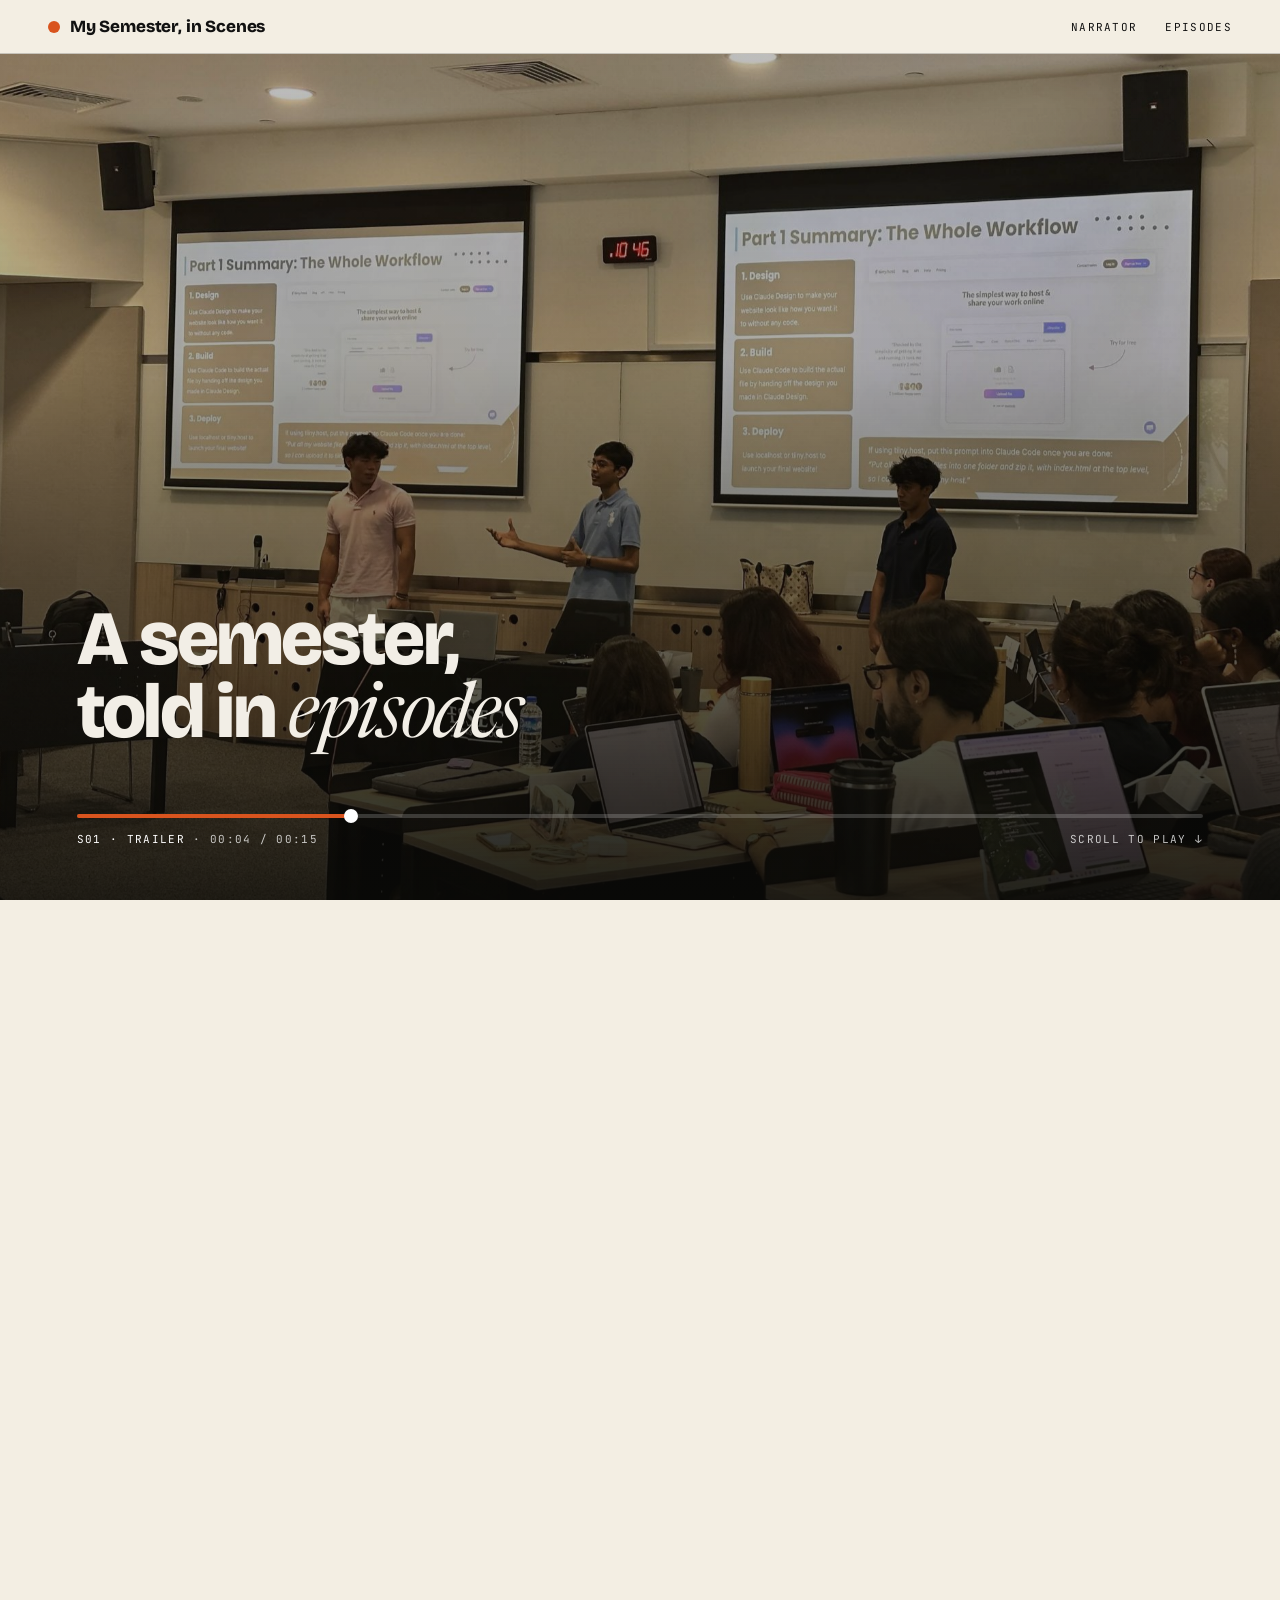
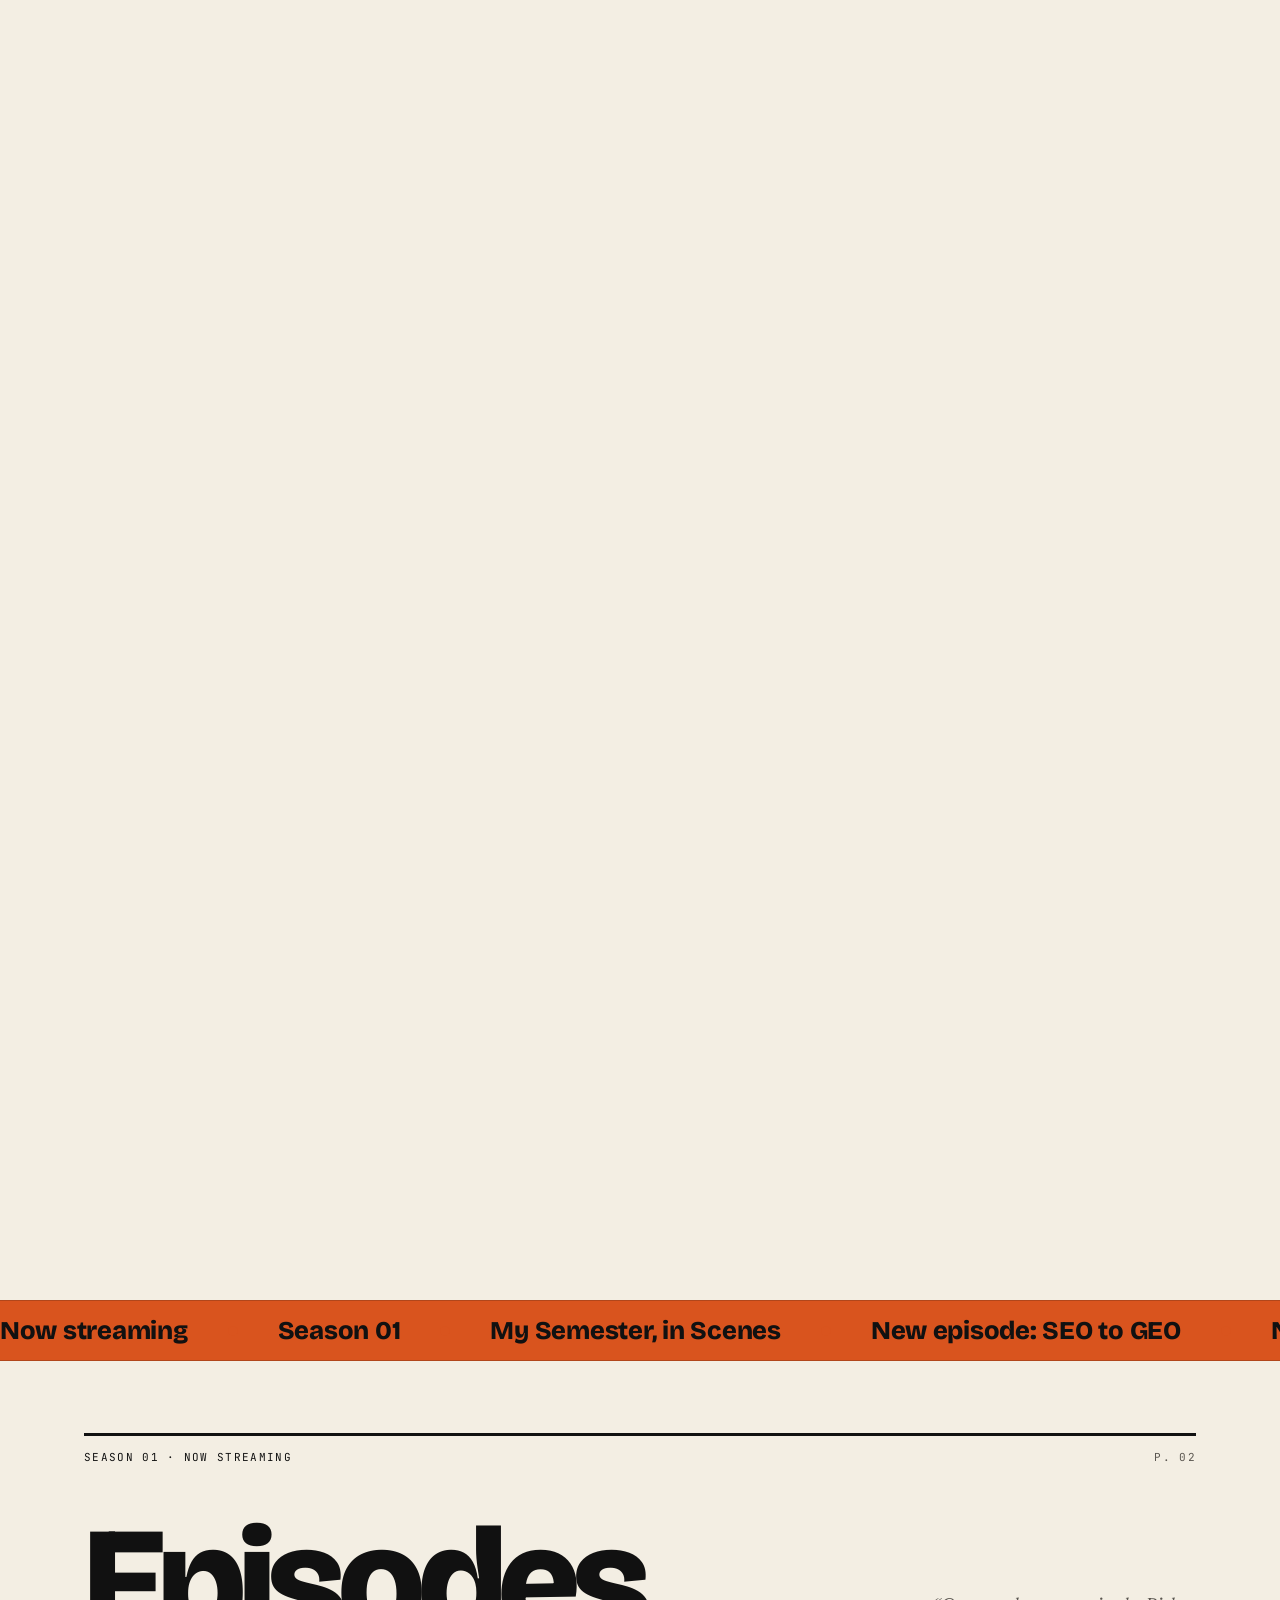
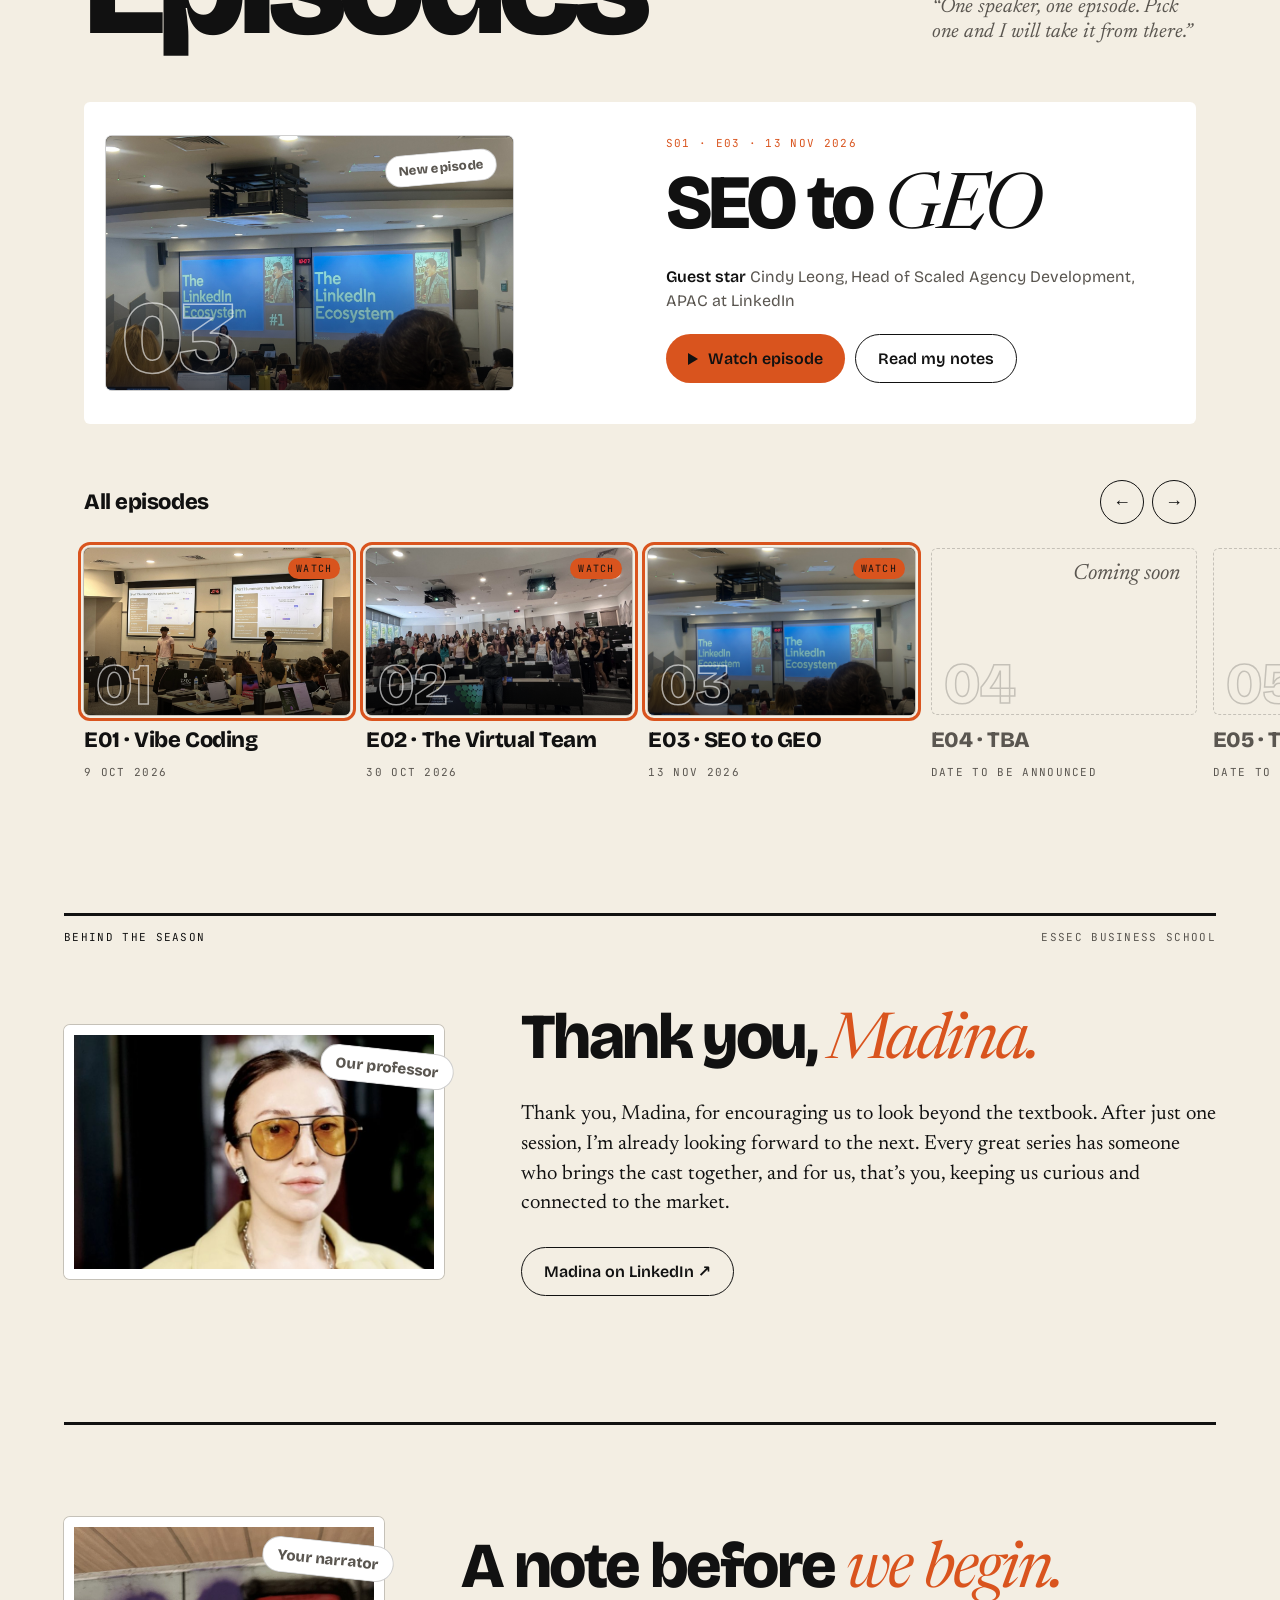
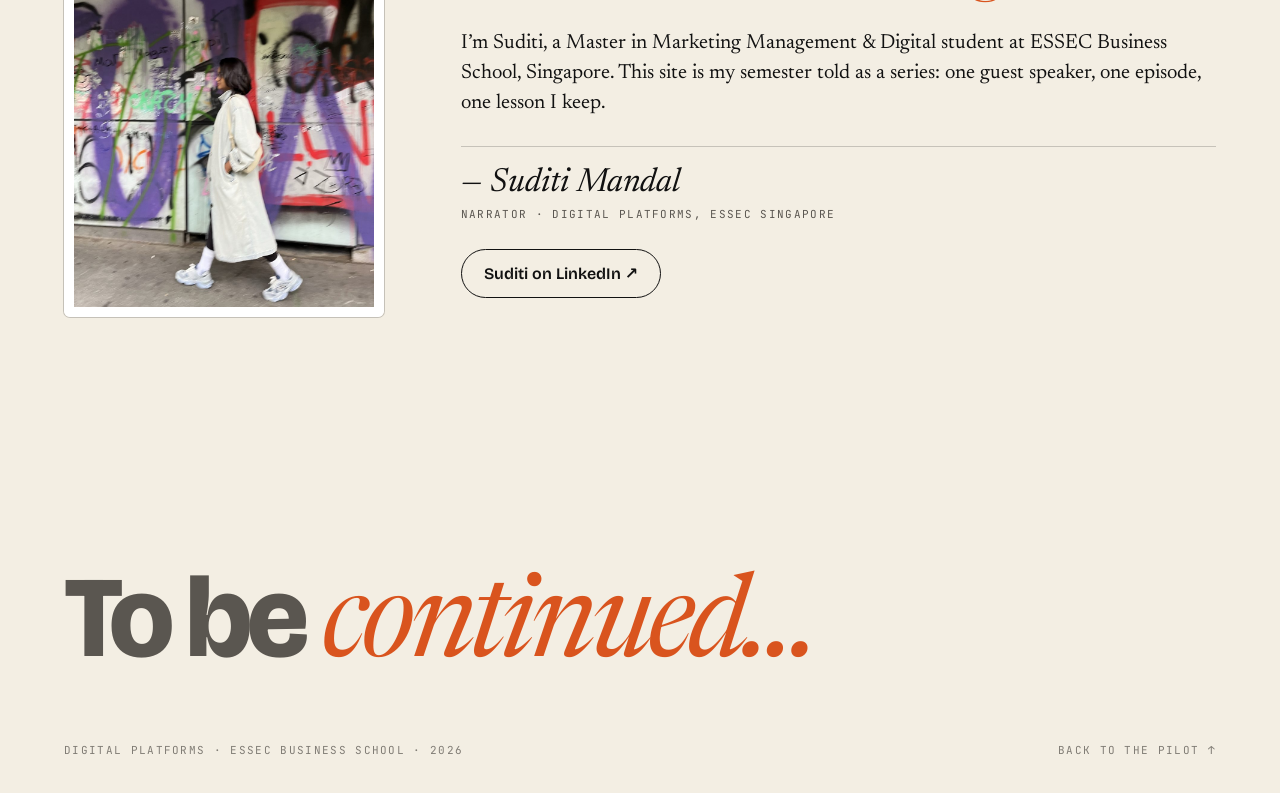
<file: index.html>
<!DOCTYPE html>
<html lang="en" data-palette="cream-ink" data-reveal-style="rise">
<head>
<!-- Google tag (gtag.js) -->
<script async src="https://www.googletagmanager.com/gtag/js?id=G-P59XPLMCXL"></script>
<script>
  window.dataLayer = window.dataLayer || [];
  function gtag(){dataLayer.push(arguments);}
  gtag('js', new Date());
  gtag('config', 'G-P59XPLMCXL');
</script>
<meta charset="utf-8">
<meta name="viewport" content="width=device-width, initial-scale=1">
<title>My Semester, in Scenes</title>
<meta name="description" content="Suditi's semester at ESSEC Business School, told as a series. One guest speaker, one episode, one lesson.">
<script>document.documentElement.classList.add('js');</script>
<link rel="preconnect" href="https://fonts.googleapis.com">
<link rel="preconnect" href="https://fonts.gstatic.com" crossorigin>
<link rel="stylesheet" href="https://fonts.googleapis.com/css2?family=Bricolage+Grotesque:opsz,wght@12..96,400;12..96,600;12..96,800&family=Newsreader:ital,opsz,wght@0,6..72,400;1,6..72,400&family=JetBrains+Mono:wght@400;500&display=swap">
<link rel="stylesheet" href="css/styles.css">
<link rel="stylesheet" href="css/home.css">
</head>
<body>

<header class="site-header">
  <a class="brand" href="#top"><span class="brand-dot"></span>My Semester, in Scenes</a>
  <nav class="site-nav mono">
    <a class="hover-acc" href="#about">Narrator</a>
    <a class="hover-acc" href="#episodes">Episodes</a>
  </nav>
</header>

<main>

  <!-- ===== HERO: scroll-scrubbed trailer.
       To use a video: add data-video="assets/your-trailer.mp4" to the section.
       Export it with a keyframe on every frame (ffmpeg -g 1) so scrubbing is smooth. ===== -->
  <section class="hero" id="top" data-hero style="--hero-len:500vh">
    <div class="hero-stage">
      <div class="hero-title" data-hero-title>
        <h1>My Semester, <span class="it">in Scenes</span></h1>
        <div class="hero-meta mono"><span>Season 01 · Fall 2026</span><span>Digital Platforms · ESSEC</span></div>
      </div>

      <div class="hero-frame" data-hero-frame>
        <div class="hero-still" data-hero-still>
          <img src="assets/ep01-key-art.jpg" alt="The LaunchLab team presenting to the class at ESSEC" width="2048" height="1536">
        </div>
        <div class="hero-shade"></div>

        <div class="hero-caps">
          <p class="hero-cap" data-cue="-1,0.15" style="max-width:13ch"><span class="it is-acc">Suditi</span> presents</p>
          <p class="hero-cap" data-cue="0.2,0.35" style="max-width:14ch">A semester, told in <span class="it">episodes</span></p>
          <p class="hero-cap" data-cue="0.4,0.55" style="max-width:15ch">Every guest speaker is a new <span class="it">episode</span></p>
          <p class="hero-cap" data-cue="0.6,0.75" style="max-width:14ch">Season 1. <span class="it is-pop">Now streaming.</span></p>
          <p class="hero-cap is-serif" data-cue="0.81,2">Scroll to begin</p>
        </div>

        <div class="hero-player mono">
          <div class="hero-track"><div class="hero-bar" data-hero-bar></div><div class="hero-knob" data-hero-knob></div></div>
          <div class="hero-time">
            <span><strong>S01 · Trailer</strong>  ·  <span data-hero-tc>00:00 / 00:15</span></span>
            <span class="hero-cue" data-hero-cue>Scroll to play ↓</span>
          </div>
        </div>
      </div>
    </div>
  </section>

  <!-- ===== TICKER ===== -->
  <div class="ticker" aria-hidden="true">
    <div class="ticker-track" data-ticker>
      <span>Now streaming</span><span>Season 01</span><span>My Semester, in Scenes</span><span>New episode: SEO to GEO</span>
      <span>Now streaming</span><span>Season 01</span><span>My Semester, in Scenes</span><span>New episode: SEO to GEO</span>
    </div>
  </div>

  <!-- ===== EPISODES ===== -->
  <section class="episodes" id="episodes">
    <div class="wrap">
      <div class="rule-row mono">
        <span data-reveal>Season 01 · Now streaming</span><span class="muted" data-reveal>p. 02</span>
      </div>
      <div class="episodes-head">
        <h2 class="episodes-title" data-reveal>Episodes</h2>
        <p class="narrator" data-reveal style="--d:140ms">“One speaker, one episode. Pick one and I will take it from there.”</p>
      </div>

      <!-- Featured episode: point it at the newest episode file. -->
      <article class="feature" data-reveal>
        <a class="thumb" href="episode-03-seo-to-geo.html">
          <img src="assets/ep03-key-art.jpg" alt="Episode 03 key art" width="2576" height="1932" loading="lazy">
          <span class="thumb-num" aria-hidden="true">03</span>
          <span class="feature-badge">New episode</span>
        </a>
        <div class="feature-copy">
          <span class="mono feature-kicker">S01 · E03 · 13 Nov 2026</span>
          <h3>SEO to <span class="it">GEO</span></h3>
          <p class="credits"><strong>Guest star</strong> Cindy Leong, Head of Scaled Agency Development, APAC at LinkedIn</p>
          <div class="btn-row">
            <a class="btn btn-primary" href="episode-03-seo-to-geo.html"><span class="play-icon"></span>Watch episode</a>
            <a class="btn btn-outline" href="episode-03-seo-to-geo.html#notes">Read my notes</a>
          </div>
        </div>
      </article>

      <div class="rail-head">
        <span class="rail-title">All episodes</span>
        <div class="rail-btns">
          <button class="rail-btn" type="button" aria-label="Previous" data-rail="-1">←</button>
          <button class="rail-btn" type="button" aria-label="Next" data-rail="1">→</button>
        </div>
      </div>
    </div>

    <!-- To add an episode: turn its "Coming soon" card into a copy of the E01 card. -->
    <div class="rail" data-rail-track>
      <a class="rail-item" href="episode-01-vibe-coding.html">
        <div class="thumb">
          <img src="assets/ep01-key-art.jpg" alt="" width="2048" height="1536" loading="lazy">
          <span class="thumb-num" aria-hidden="true">01</span>
          <span class="rail-watch mono">Watch</span>
        </div>
        <span class="rail-name">E01 · Vibe Coding</span>
        <span class="rail-date mono">9 Oct 2026</span>
      </a>
      <a class="rail-item" href="episode-02-virtual-team.html">
        <div class="thumb">
          <img src="assets/ep02-group-photo.jpg" alt="" width="1600" height="1200" loading="lazy" style="object-position:50% 62%">
          <span class="thumb-num" aria-hidden="true">02</span>
          <span class="rail-watch mono">Watch</span>
        </div>
        <span class="rail-name">E02 · The Virtual Team</span>
        <span class="rail-date mono">30 Oct 2026</span>
      </a>
      <a class="rail-item" href="episode-03-seo-to-geo.html">
        <div class="thumb">
          <img src="assets/ep03-key-art.jpg" alt="" width="2576" height="1932" loading="lazy">
          <span class="thumb-num" aria-hidden="true">03</span>
          <span class="rail-watch mono">Watch</span>
        </div>
        <span class="rail-name">E03 · SEO to GEO</span>
        <span class="rail-date mono">13 Nov 2026</span>
      </a>
      <div class="rail-item is-soon">
        <div class="soon-box"><span class="it">Coming soon</span><span class="thumb-num" aria-hidden="true">04</span></div>
        <span class="rail-name">E04 · TBA</span>
        <span class="rail-date mono">Date to be announced</span>
      </div>
      <div class="rail-item is-soon">
        <div class="soon-box"><span class="it">Coming soon</span><span class="thumb-num" aria-hidden="true">05</span></div>
        <span class="rail-name">E05 · TBA</span>
        <span class="rail-date mono">Date to be announced</span>
      </div>
    </div>
  </section>

  <!-- ===== THANK YOU: the professor behind the season ===== -->
  <section class="thanks" id="thanks">
    <div class="wrap">
      <div class="rule-row mono">
        <span data-reveal>Behind the season</span><span class="muted" data-reveal>ESSEC Business School</span>
      </div>
      <div class="letter-grid">
        <div class="portrait is-landscape" data-reveal>
          <img src="assets/madina-kalyayeva.jpg" alt="Portrait of Madina Kalyayeva" width="800" height="1123" loading="lazy">
          <span class="sticker-r">Our professor</span>
        </div>
        <div class="letter-copy">
          <h2 class="h2" data-reveal>Thank you, <span class="it">Madina.</span></h2>
          <p class="letter-body" data-reveal style="--d:140ms">Thank you, Madina, for encouraging us to look beyond the textbook. After just one session, I’m already looking forward to the next. Every great series has someone who brings the cast together, and for us, that’s you, keeping us curious and connected to the market.</p>
          <a class="btn btn-outline" data-reveal style="--d:260ms" href="https://www.linkedin.com/in/madinak/" target="_blank" rel="noopener">Madina on LinkedIn ↗</a>
        </div>
      </div>
    </div>
  </section>

  <!-- ===== EDITOR'S LETTER ===== -->
  <section class="letter" id="about">
    <div class="wrap">
      <div class="rule-row mono">
        <span data-reveal>Editor’s letter</span><span class="muted" data-reveal>p. 03</span>
      </div>
      <div class="letter-grid">
        <div class="portrait" data-reveal>
          <img src="assets/suditi-portrait.jpg" alt="Suditi Mandal" width="1000" height="1333">
          <span class="sticker-r">Your narrator</span>
        </div>
        <div class="letter-copy">
          <h2 class="h2" data-reveal>A note before <span class="it">we begin.</span></h2>
          <p class="letter-body" data-reveal style="--d:140ms">I’m Suditi, a Master in Marketing Management &amp; Digital student at ESSEC Business School, Singapore. This site is my semester told as a series: one guest speaker, one episode, one lesson I keep.</p>
          <div class="signoff" data-reveal style="--d:260ms">
            <span class="signoff-name">— Suditi Mandal</span>
            <span class="mono muted">Narrator · Digital Platforms, ESSEC Singapore</span>
          </div>
          <a class="btn btn-outline" data-reveal style="--d:340ms" href="https://www.linkedin.com/in/suditi-mandal-130b87212/" target="_blank" rel="noopener">Suditi on LinkedIn ↗</a>
        </div>
      </div>
    </div>
  </section>

</main>

<footer class="site-footer">
  <div class="wrap">
    <p class="footer-line" data-reveal>To be <span class="it">continued…</span></p>
    <div class="footer-meta mono">
      <span>Digital Platforms · ESSEC Business School · 2026</span>
      <a href="#top">Back to the pilot ↑</a>
    </div>
  </div>
</footer>

<script src="js/episode.js" defer></script>
<script src="js/home.js" defer></script>
</body>
</html>
</file>
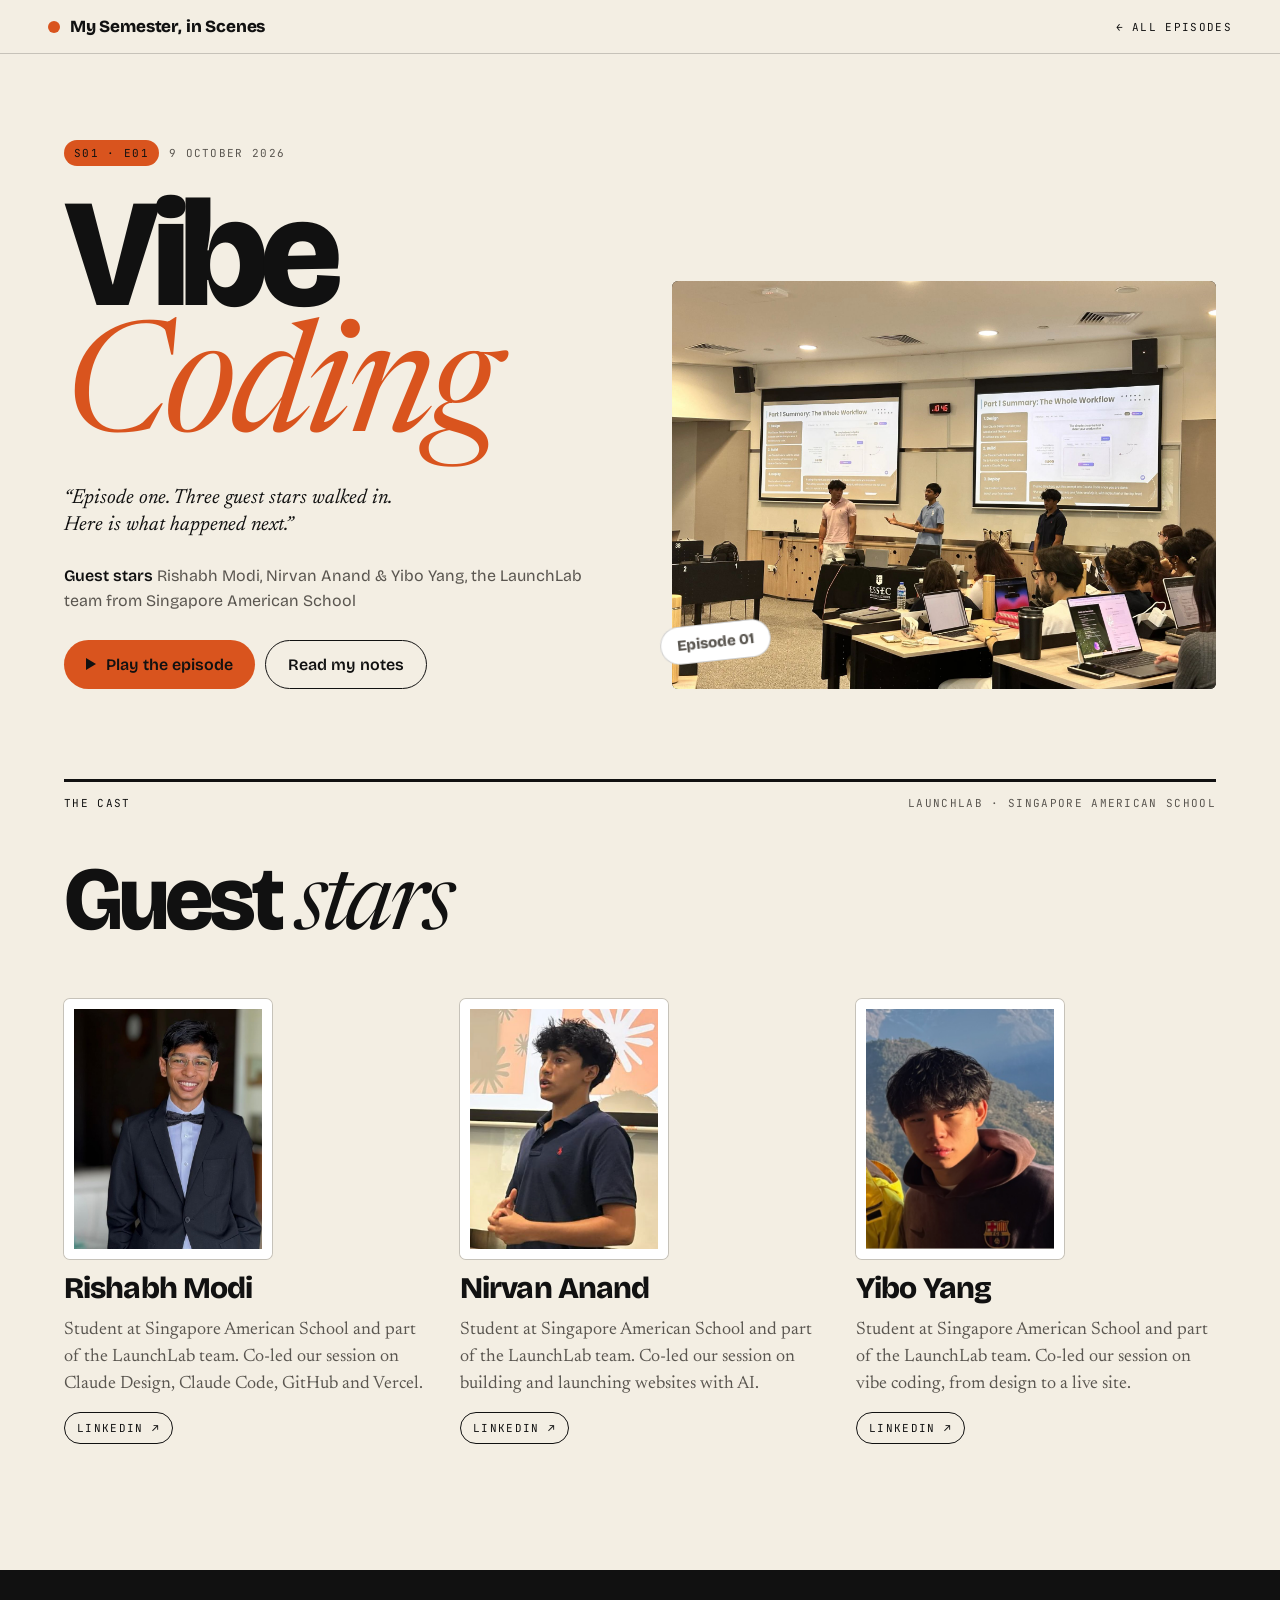
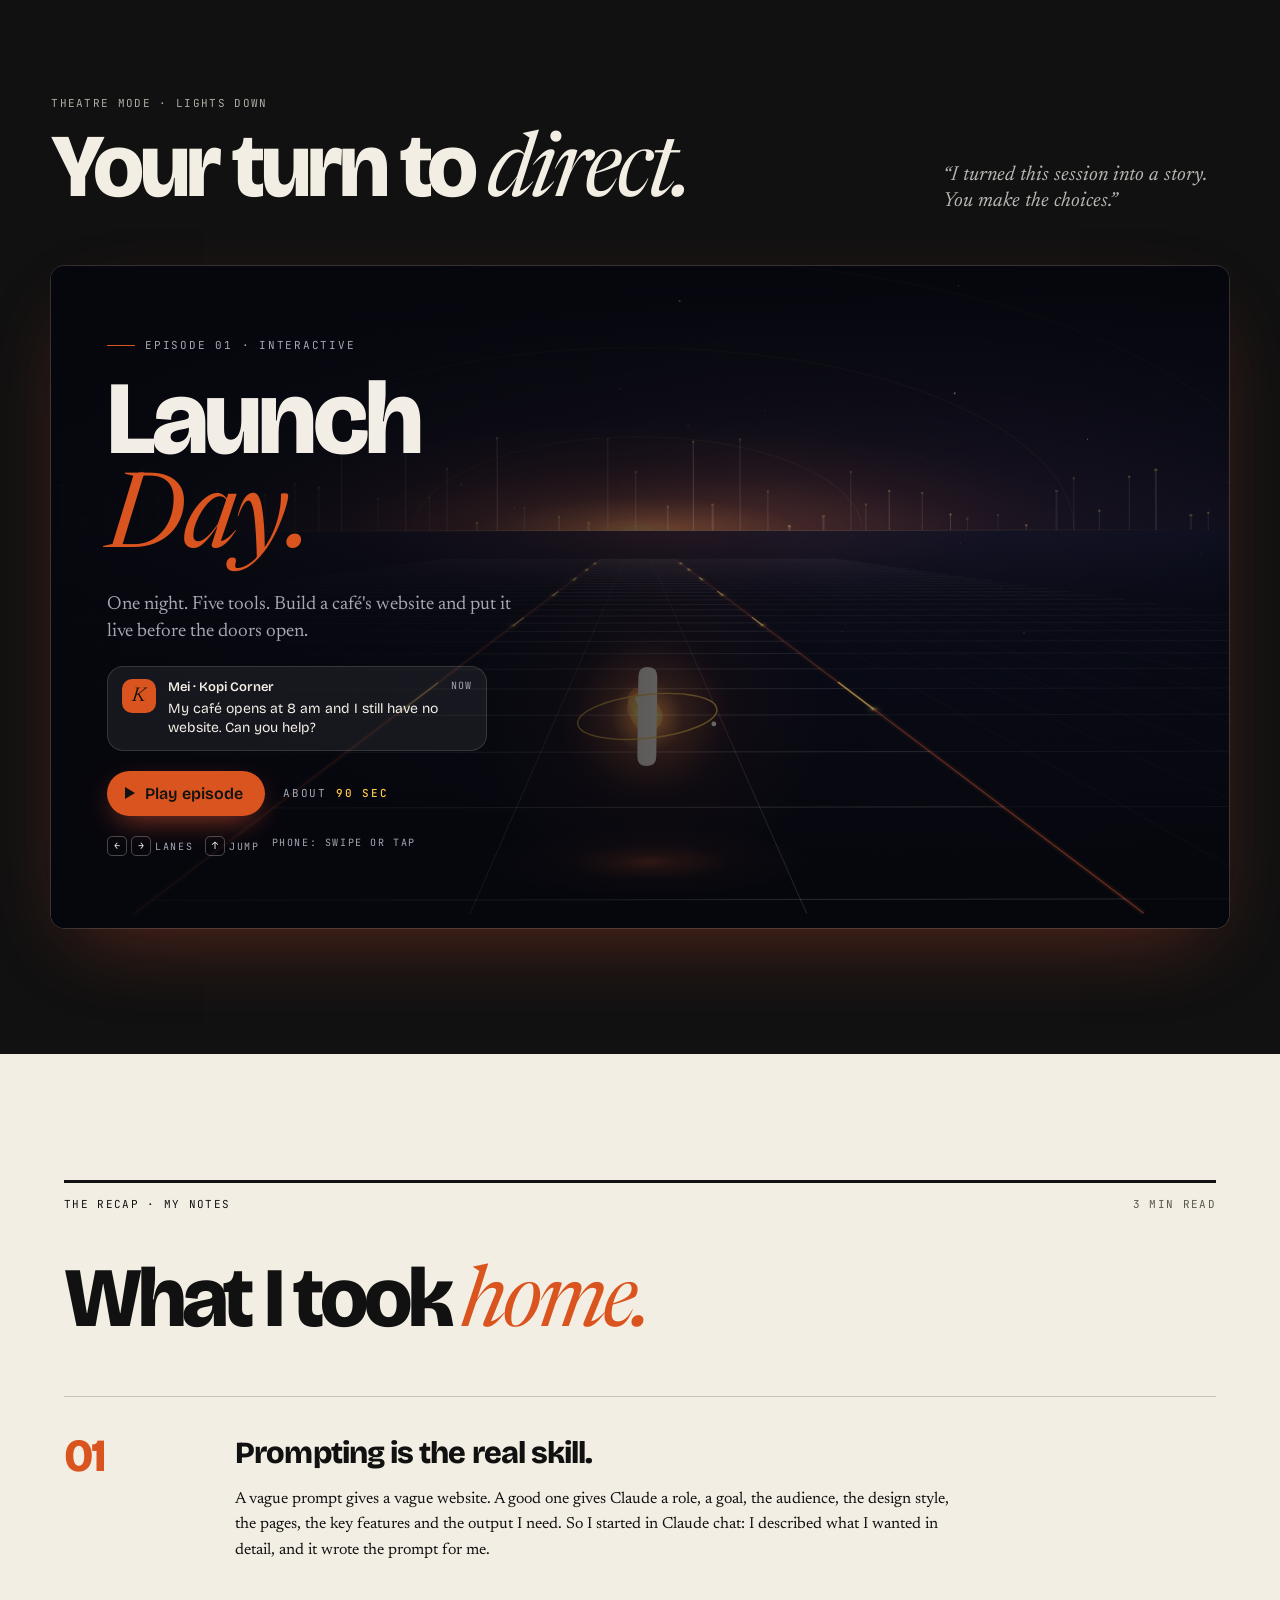
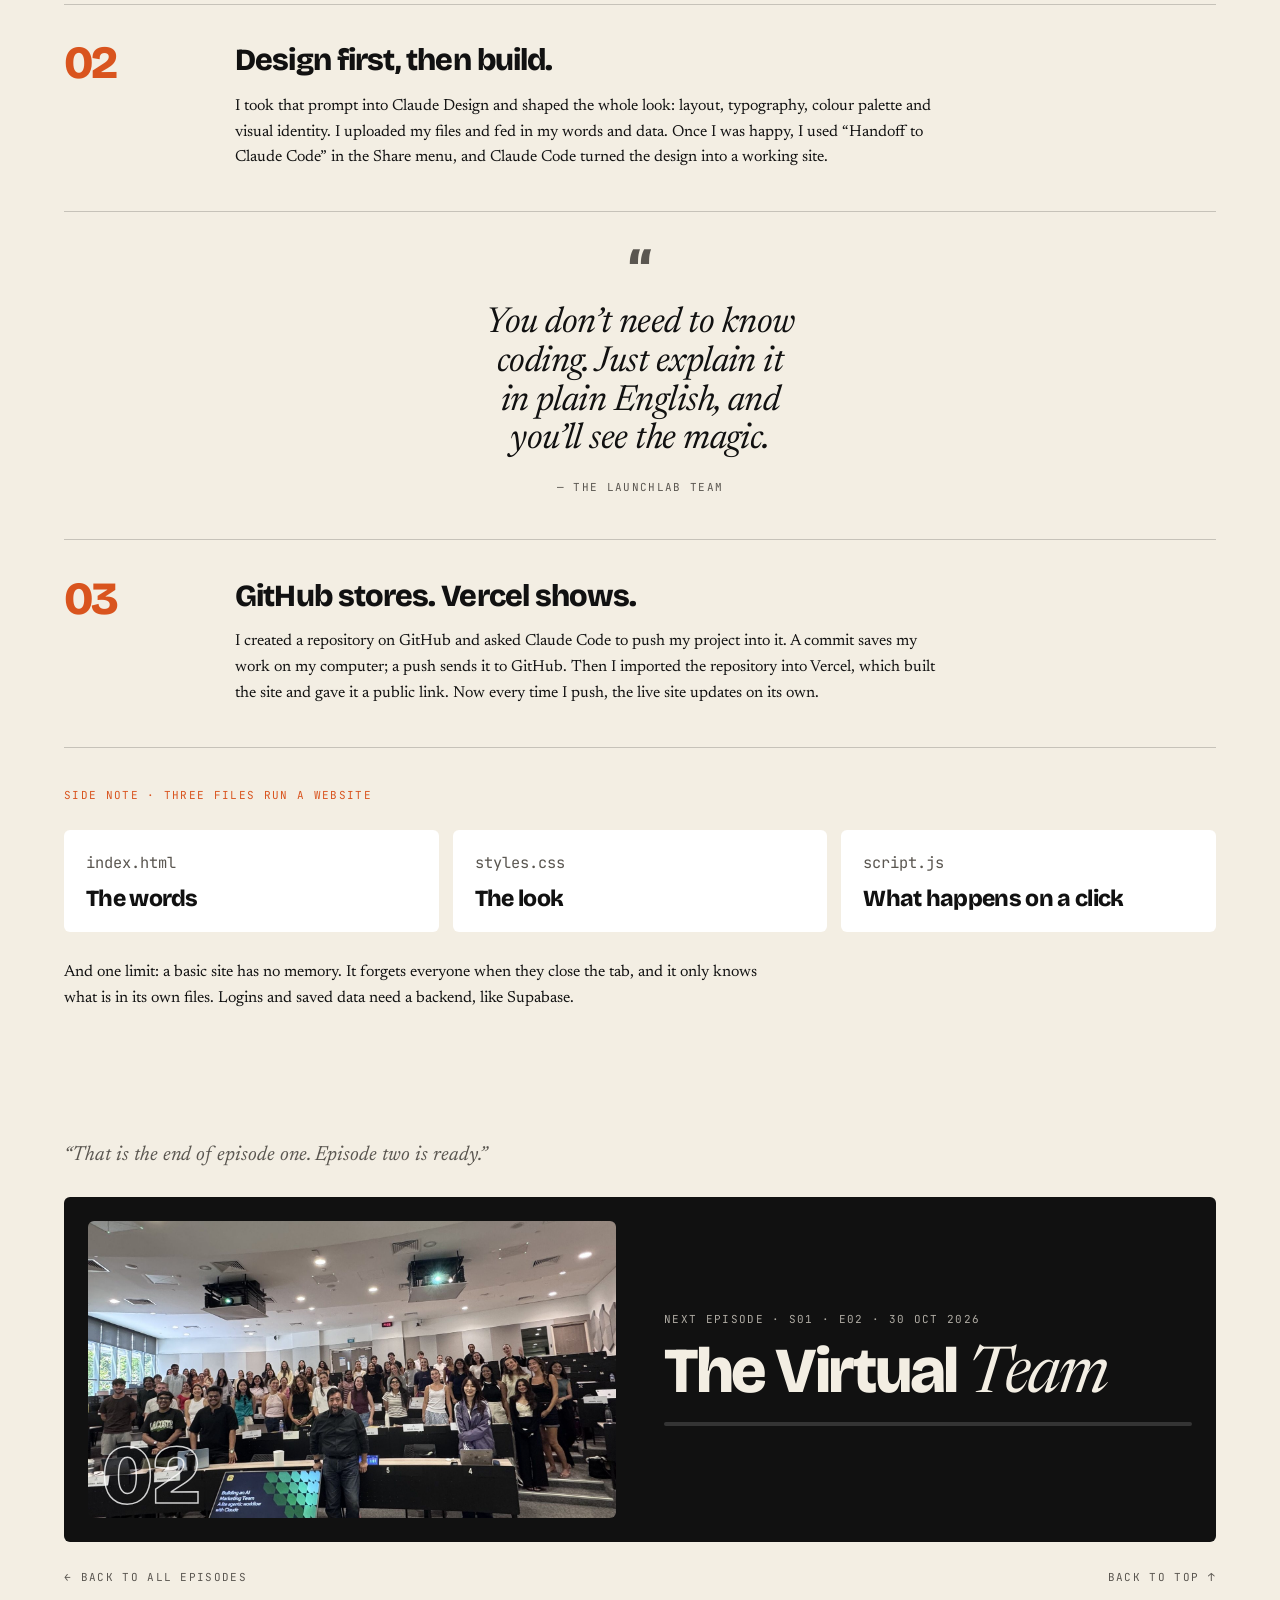
<file: episode-01-vibe-coding.html>
<!DOCTYPE html>
<html lang="en" data-palette="cream-ink" data-reveal-style="rise">
<head>
<!-- Google tag (gtag.js) -->
<script async src="https://www.googletagmanager.com/gtag/js?id=G-P59XPLMCXL"></script>
<script>
  window.dataLayer = window.dataLayer || [];
  function gtag(){dataLayer.push(arguments);}
  gtag('js', new Date());
  gtag('config', 'G-P59XPLMCXL');
</script>
<meta charset="utf-8">
<meta name="viewport" content="width=device-width, initial-scale=1">
<title>Episode 01: Vibe Coding · My Semester, in Scenes</title>
<meta name="description" content="Season 01, Episode 01. Vibe Coding with the LaunchLab team from Singapore American School, 9 October 2026.">
<script>document.documentElement.classList.add('js');</script>
<link rel="preconnect" href="https://fonts.googleapis.com">
<link rel="preconnect" href="https://fonts.gstatic.com" crossorigin>
<link rel="stylesheet" href="https://fonts.googleapis.com/css2?family=Bricolage+Grotesque:opsz,wght@12..96,400;12..96,600;12..96,800&family=Newsreader:ital,opsz,wght@0,6..72,400;1,6..72,400&family=JetBrains+Mono:wght@400;500&display=swap">
<link rel="stylesheet" href="css/styles.css">
<link rel="stylesheet" href="css/episode.css">
<link rel="stylesheet" href="css/launch-day-game.css">
</head>
<body>

<header class="site-header">
  <a class="brand" href="index.html"><span class="brand-dot"></span>My Semester, in Scenes</a>
  <a class="mono hover-acc" href="index.html#episodes">← All episodes</a>
  <div class="progress"><div class="progress-bar" data-progress></div></div>
</header>

<main>

  <!-- ===== EPISODE OPENER: edit S/E number, title, date, narrator line, guest stars ===== -->
  <section class="opener" id="top">
    <div class="wrap opener-grid">
      <div class="opener-copy">
        <div class="meta-row mono" data-reveal>
          <span class="chip-acc">S01 · E01</span>
          <span class="muted nowrap">9 October 2026</span>
        </div>
        <h1 class="ep-title" data-reveal style="--d:120ms">Vibe <span class="it">Coding</span></h1>
        <p class="narrator" data-reveal style="--d:240ms">“Episode one. Three guest stars walked in. Here is what happened next.”</p>
        <p class="credits" data-reveal style="--d:320ms"><strong>Guest stars</strong> Rishabh Modi, Nirvan Anand &amp; Yibo Yang, the LaunchLab team from Singapore American School</p>
        <div class="btn-row" data-reveal style="--d:400ms">
          <a class="btn btn-primary" href="#game"><span class="play-icon"></span>Play the episode</a>
          <a class="btn btn-outline" href="#notes">Read my notes</a>
        </div>
      </div>
      <div class="key-art-wrap" data-reveal style="--d:200ms">
        <div class="key-art" data-parallax>
          <img src="assets/ep01-key-art.jpg" alt="Rishabh, Nirvan and Yibo presenting at ESSEC" width="2048" height="1536">
        </div>
        <span class="sticker">Episode 01</span>
      </div>
    </div>
  </section>

  <!-- ===== GUEST STARS: one card per speaker; duplicate or remove as needed ===== -->
  <section class="cast">
    <div class="wrap stack">
      <div class="rule-row mono">
        <span data-reveal>The cast</span><span class="muted" data-reveal>LaunchLab · Singapore American School</span>
      </div>
      <h2 class="h2" data-reveal>Guest <span class="it">stars</span></h2>
      <div class="cast-grid">
        <article class="cast-card" data-reveal>
          <img src="assets/rishabh-modi.png" alt="Rishabh Modi" style="object-position:50% 15%" loading="lazy">
          <h3>Rishabh Modi</h3>
          <p>Student at Singapore American School and part of the LaunchLab team. Co-led our session on Claude Design, Claude Code, GitHub and Vercel.</p>
          <a class="pill-link mono" href="https://www.linkedin.com/in/rishabh-modi-2b0b06307/" target="_blank" rel="noopener" aria-label="Rishabh Modi on LinkedIn">LinkedIn ↗</a>
        </article>
        <article class="cast-card" data-reveal style="--d:120ms">
          <img src="assets/nirvan-anand.png" alt="Nirvan Anand" style="object-position:50% 30%" loading="lazy">
          <h3>Nirvan Anand</h3>
          <p>Student at Singapore American School and part of the LaunchLab team. Co-led our session on building and launching websites with AI.</p>
          <a class="pill-link mono" href="https://www.linkedin.com/in/nirvan-anand-597133407/" target="_blank" rel="noopener" aria-label="Nirvan Anand on LinkedIn">LinkedIn ↗</a>
        </article>
        <article class="cast-card" data-reveal style="--d:240ms">
          <img src="assets/yibo-yang.png" alt="Yibo Yang" style="object-position:50% 35%" loading="lazy">
          <h3>Yibo Yang</h3>
          <p>Student at Singapore American School and part of the LaunchLab team. Co-led our session on vibe coding, from design to a live site.</p>
          <a class="pill-link mono" href="https://www.linkedin.com/in/yiboyang8/" target="_blank" rel="noopener" aria-label="Yibo Yang on LinkedIn">LinkedIn ↗</a>
        </article>
      </div>
    </div>
  </section>

  <!-- ===== THE GAME: "lights down" theatre section ===== -->
  <section class="theatre" id="game">
    <div class="theatre-inner stack">
      <div class="theatre-head">
        <div class="theatre-title">
          <span class="mono theatre-kicker" data-reveal>Theatre mode · Lights down</span>
          <h2 class="h2" data-reveal style="--d:120ms">Your turn to <span class="it">direct.</span></h2>
        </div>
        <p class="narrator theatre-quote" data-reveal style="--d:200ms">“I turned this session into a story. You make the choices.”</p>
      </div>
      <div data-reveal style="--d:280ms">
        <div id="launch-day" class="ld-mount">
          <div class="stage" id="ld-stage">
            <canvas id="ld-cv" role="img" aria-label="Launch Day Run. Move between three lanes of light to collect the right pieces and run through the right gates."></canvas>

            <div class="hud" id="ld-hud" hidden>
              <div class="hud-top">
                <div class="zone">
                  <div class="zone-name mono" id="ld-zone-name"><span>01 / 05</span> · Claude chat</div>
                  <div class="track" id="ld-track"></div>
                </div>
                <div class="hud-right">
                  <div class="goal mono" id="ld-goal">Prompt <b>0/6</b></div>
                  <button class="icon-btn" id="ld-pause-btn" type="button" aria-label="Pause"><svg viewBox="0 0 12 12" aria-hidden="true"><rect x="2" y="1" width="2.6" height="10" rx="1" fill="currentColor"/><rect x="7.4" y="1" width="2.6" height="10" rx="1" fill="currentColor"/></svg></button>
                </div>
              </div>
              <div></div>
              <div class="caption" id="ld-caption" aria-live="polite"><span class="mono">Suditi · narrator</span><span id="ld-cap-text"></span></div>
            </div>

            <div class="card" id="ld-card"><div class="num mono" id="ld-card-num">Zone 01</div><div class="ttl" id="ld-card-ttl">Claude chat</div><div class="sub" id="ld-card-sub"></div></div>

            <div class="screen" id="ld-cover-screen">
              <div class="cover">
                <div class="eyebrow mono"><i></i>Episode 01 · Interactive</div>
                <h3 class="logo">Launch <span class="it">Day.</span></h3>
                <p class="lede">One night. Five tools. Build a café's website and put it live before the doors open.</p>
                <div class="note">
                  <div class="av" aria-hidden="true">K</div>
                  <div class="hd">Mei · Kopi Corner <span>NOW</span></div>
                  <p>My café opens at 8 am and I still have no website. Can you help?</p>
                </div>
                <div class="row">
                  <button class="btn" id="ld-play-btn" type="button"><span class="tri" aria-hidden="true"></span>Play episode</button>
                  <span class="mono stat">About <b>90 sec</b></span>
                </div>
                <div class="keys mono">
                  <span><span class="k">←</span><span class="k">→</span>Lanes</span>
                  <span><span class="k">↑</span>Jump</span>
                  <span>Phone: swipe or tap</span>
                </div>
              </div>
            </div>

            <div class="screen" id="ld-pause-screen" hidden>
              <div class="pause">
                <div class="eyebrow mono"><i></i>Paused</div>
                <h3 class="logo">Take a <span class="it">breath.</span></h3>
                <button class="btn" id="ld-resume-btn" type="button"><span class="tri" aria-hidden="true"></span>Resume</button>
              </div>
            </div>

            <div class="screen" id="ld-end-screen" hidden>
              <div class="end">
                <div class="eyebrow mono"><i></i>Episode 01 · Complete</div>
                <h3 class="logo">It's <span class="it">live.</span></h3>
                <div class="row">
                  <span class="url"><i aria-hidden="true"></i>kopi-corner.vercel.app</span>
                  <span class="mono stat" id="ld-end-time">Shipped in <b>1:30</b></span>
                </div>
                <div class="note">
                  <div class="av" aria-hidden="true">K</div>
                  <div class="hd">Mei · Kopi Corner <span>7:58 AM</span></div>
                  <p>It's perfect! Can it remember my regulars too?</p>
                </div>
                <p class="cliff"><span class="mono">Suditi · narrator</span>Not yet. A basic site forgets everyone the moment they close the tab. That needs a backend, like Supabase. To be continued.</p>
                <ol class="recap">
                  <li>Wrote a full prompt in Claude chat</li>
                  <li>Shaped the look in Claude Design, then used Handoff to Claude Code</li>
                  <li>Got index.html, styles.css and script.js from Claude Code</li>
                  <li>Committed, then pushed to GitHub</li>
                  <li>Imported the repo into Vercel and went live</li>
                </ol>
                <div class="row">
                  <button class="btn" id="ld-again-btn" type="button"><span class="tri" aria-hidden="true"></span>Play again</button>
                  <a class="btn ghost" href="#notes">Read my notes</a>
                </div>
              </div>
            </div>
          </div>
          <noscript><p class="narrator">The game needs JavaScript to run.</p></noscript>
        </div>
      </div>
    </div>
  </section>

  <!-- ===== MY NOTES: magazine recap; add or remove note blocks freely ===== -->
  <section class="notes-head" id="notes">
    <div class="wrap stack">
      <div class="rule-row mono">
        <span data-reveal>The recap · My notes</span><span class="muted" data-reveal>3 min read</span>
      </div>
      <h2 class="h2-xl" data-reveal>What I took <span class="it">home.</span></h2>
    </div>
  </section>

  <section class="notes">
    <div class="wrap">
      <div class="note">
        <span class="note-num" data-reveal>01</span>
        <div class="note-body">
          <h3 data-reveal style="--d:100ms">Prompting is the real skill.</h3>
          <p class="body-serif" data-reveal style="--d:200ms">A vague prompt gives a vague website. A good one gives Claude a role, a goal, the audience, the design style, the pages, the key features and the output I need. So I started in Claude chat: I described what I wanted in detail, and it wrote the prompt for me.</p>
        </div>
      </div>

      <div class="note">
        <span class="note-num" data-reveal>02</span>
        <div class="note-body">
          <h3 data-reveal style="--d:100ms">Design first, then build.</h3>
          <p class="body-serif" data-reveal style="--d:200ms">I took that prompt into Claude Design and shaped the whole look: layout, typography, colour palette and visual identity. I uploaded my files and fed in my words and data. Once I was happy, I used “Handoff to Claude Code” in the Share menu, and Claude Code turned the design into a working site.</p>
        </div>
      </div>

      <blockquote class="pull" data-reveal>
        <span class="pull-mark" aria-hidden="true">“</span>
        <p>You don’t need to know coding. Just explain it in plain English, and you’ll see the magic.</p>
        <cite class="mono">— The LaunchLab team</cite>
      </blockquote>

      <div class="note">
        <span class="note-num" data-reveal>03</span>
        <div class="note-body">
          <h3 data-reveal style="--d:100ms">GitHub stores. Vercel shows.</h3>
          <p class="body-serif" data-reveal style="--d:200ms">I created a repository on GitHub and asked Claude Code to push my project into it. A commit saves my work on my computer; a push sends it to GitHub. Then I imported the repository into Vercel, which built the site and gave it a public link. Now every time I push, the live site updates on its own.</p>
        </div>
      </div>

      <div class="side-note">
        <span class="mono side-label" data-reveal>Side note · Three files run a website</span>
        <div class="file-grid">
          <div class="file-tile" data-reveal>
            <span class="file-name">index.html</span>
            <span class="file-role">The words</span>
          </div>
          <div class="file-tile" data-reveal style="--d:120ms">
            <span class="file-name">styles.css</span>
            <span class="file-role">The look</span>
          </div>
          <div class="file-tile" data-reveal style="--d:240ms">
            <span class="file-name">script.js</span>
            <span class="file-role">What happens on a click</span>
          </div>
        </div>
        <p class="body-serif" data-reveal style="--d:320ms">And one limit: a basic site has no memory. It forgets everyone when they close the tab, and it only knows what is in its own files. Logins and saved data need a backend, like Supabase.</p>
      </div>
    </div>
  </section>

  <!-- ===== NEXT EPISODE: links to Episode 02 ===== -->
  <section class="next">
    <div class="wrap">
      <p class="narrator next-line" data-reveal>“That is the end of episode one. Episode two is ready.”</p>
      <a class="next-card" href="episode-02-virtual-team.html" data-reveal style="--d:120ms">
        <div class="next-thumb" style="border:0;overflow:hidden">
          <img src="assets/ep02-group-photo.jpg" alt="Episode 02: our class with Nick Goh" width="1600" height="1200" loading="lazy" style="position:absolute;inset:0;width:100%;height:100%;object-fit:cover;object-position:50% 62%">
          <span class="next-num" aria-hidden="true" style="-webkit-text-stroke-color:rgba(255,255,255,.8)">02</span>
        </div>
        <div class="next-info">
          <span class="mono next-kicker">Next episode · S01 · E02 · 30 Oct 2026</span>
          <span class="next-title">The Virtual <span class="it">Team</span></span>
          <div class="next-track"><div class="next-fill"></div></div>
        </div>
      </a>
      <nav class="foot-links mono">
        <a class="hover-acc" href="index.html#episodes">← Back to all episodes</a>
        <a class="hover-acc" href="#top">Back to top ↑</a>
      </nav>
    </div>
  </section>

</main>

<script src="js/episode.js" defer></script>
<script src="js/launch-day-game.js" defer></script>
</body>
</html>
</file>
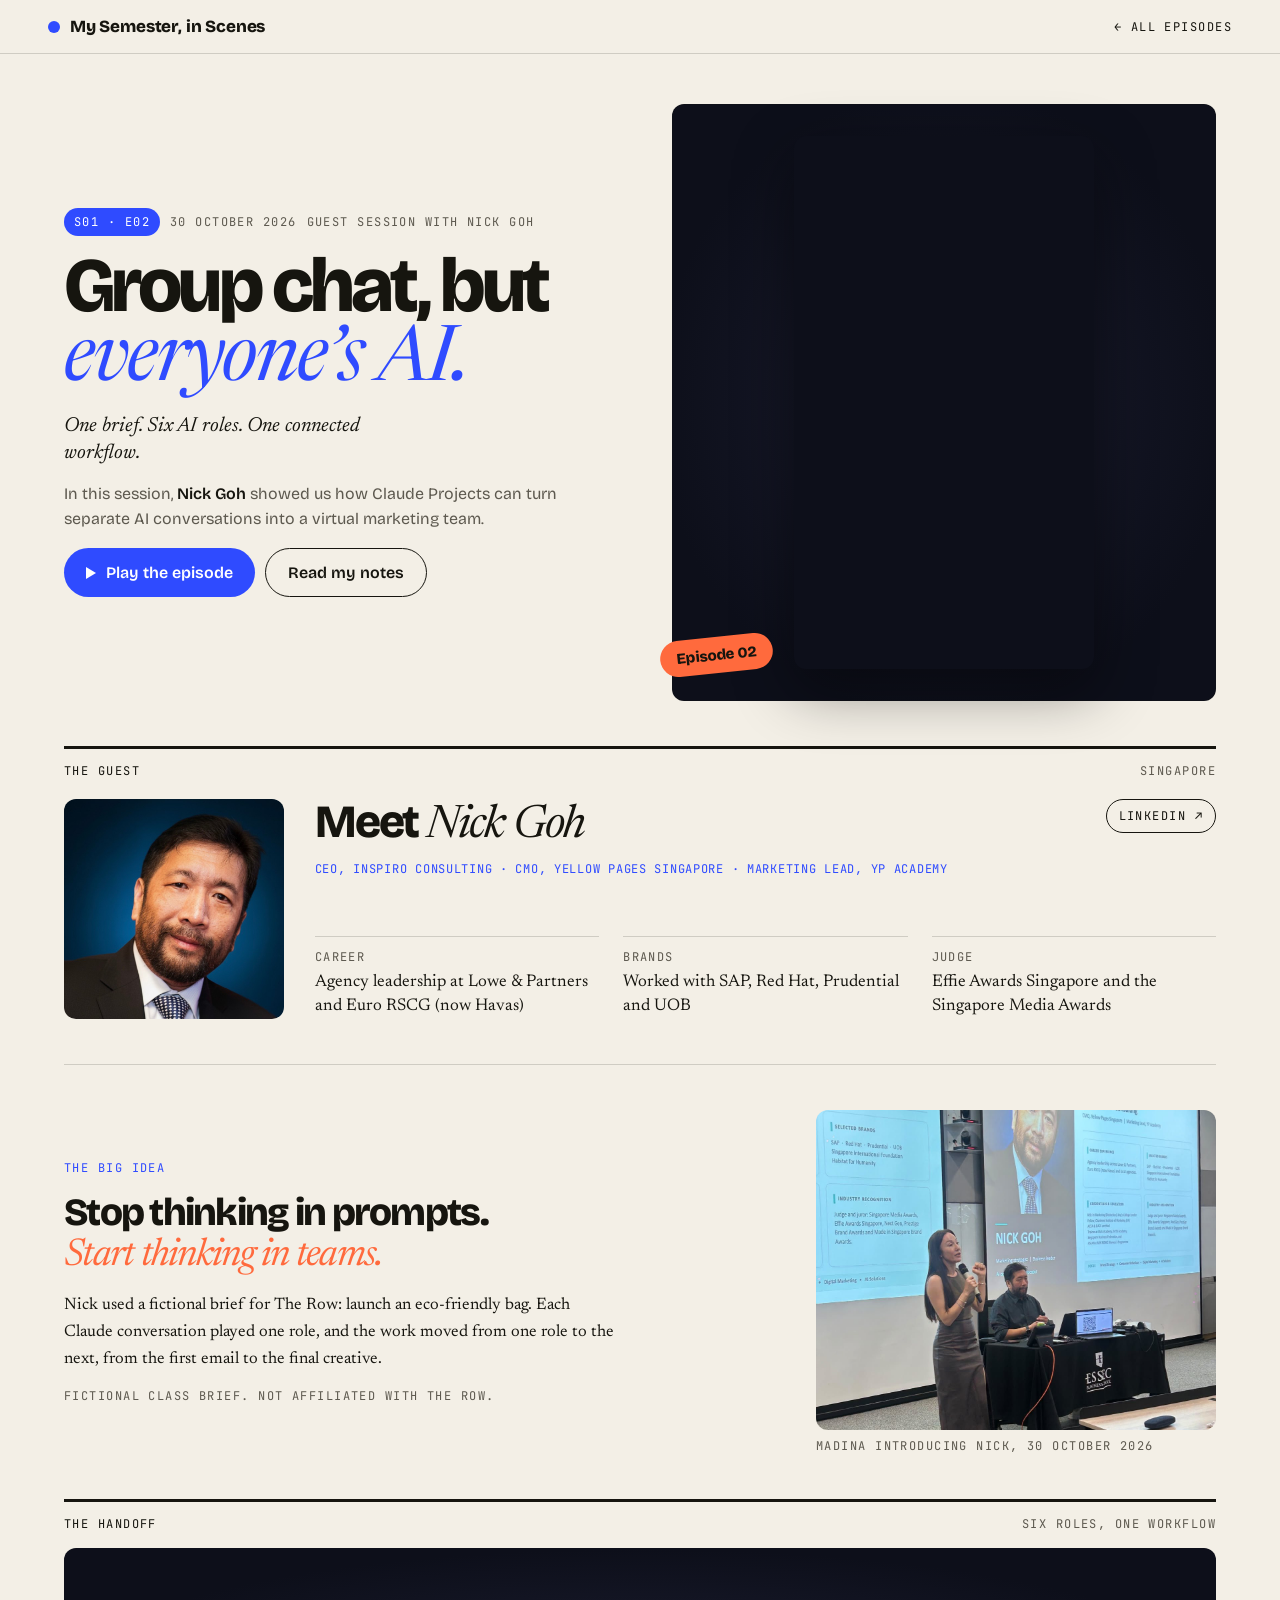
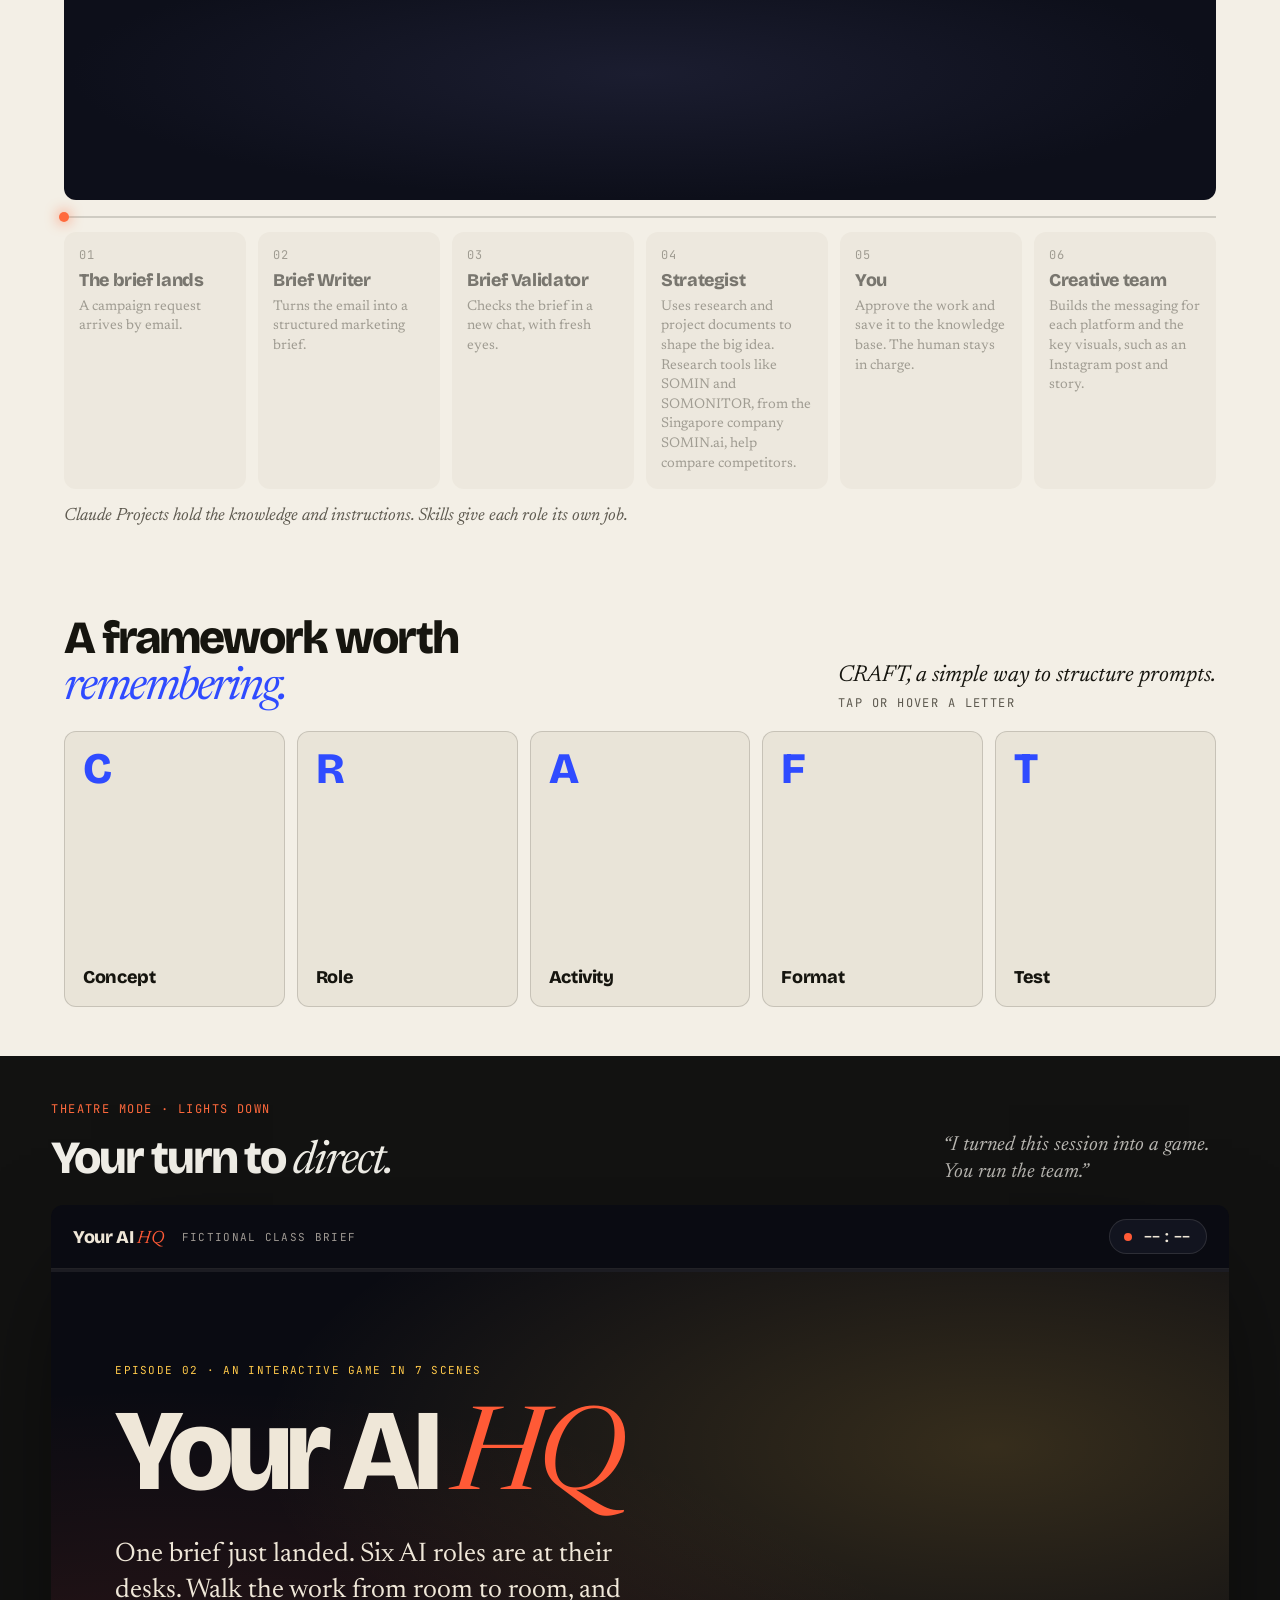
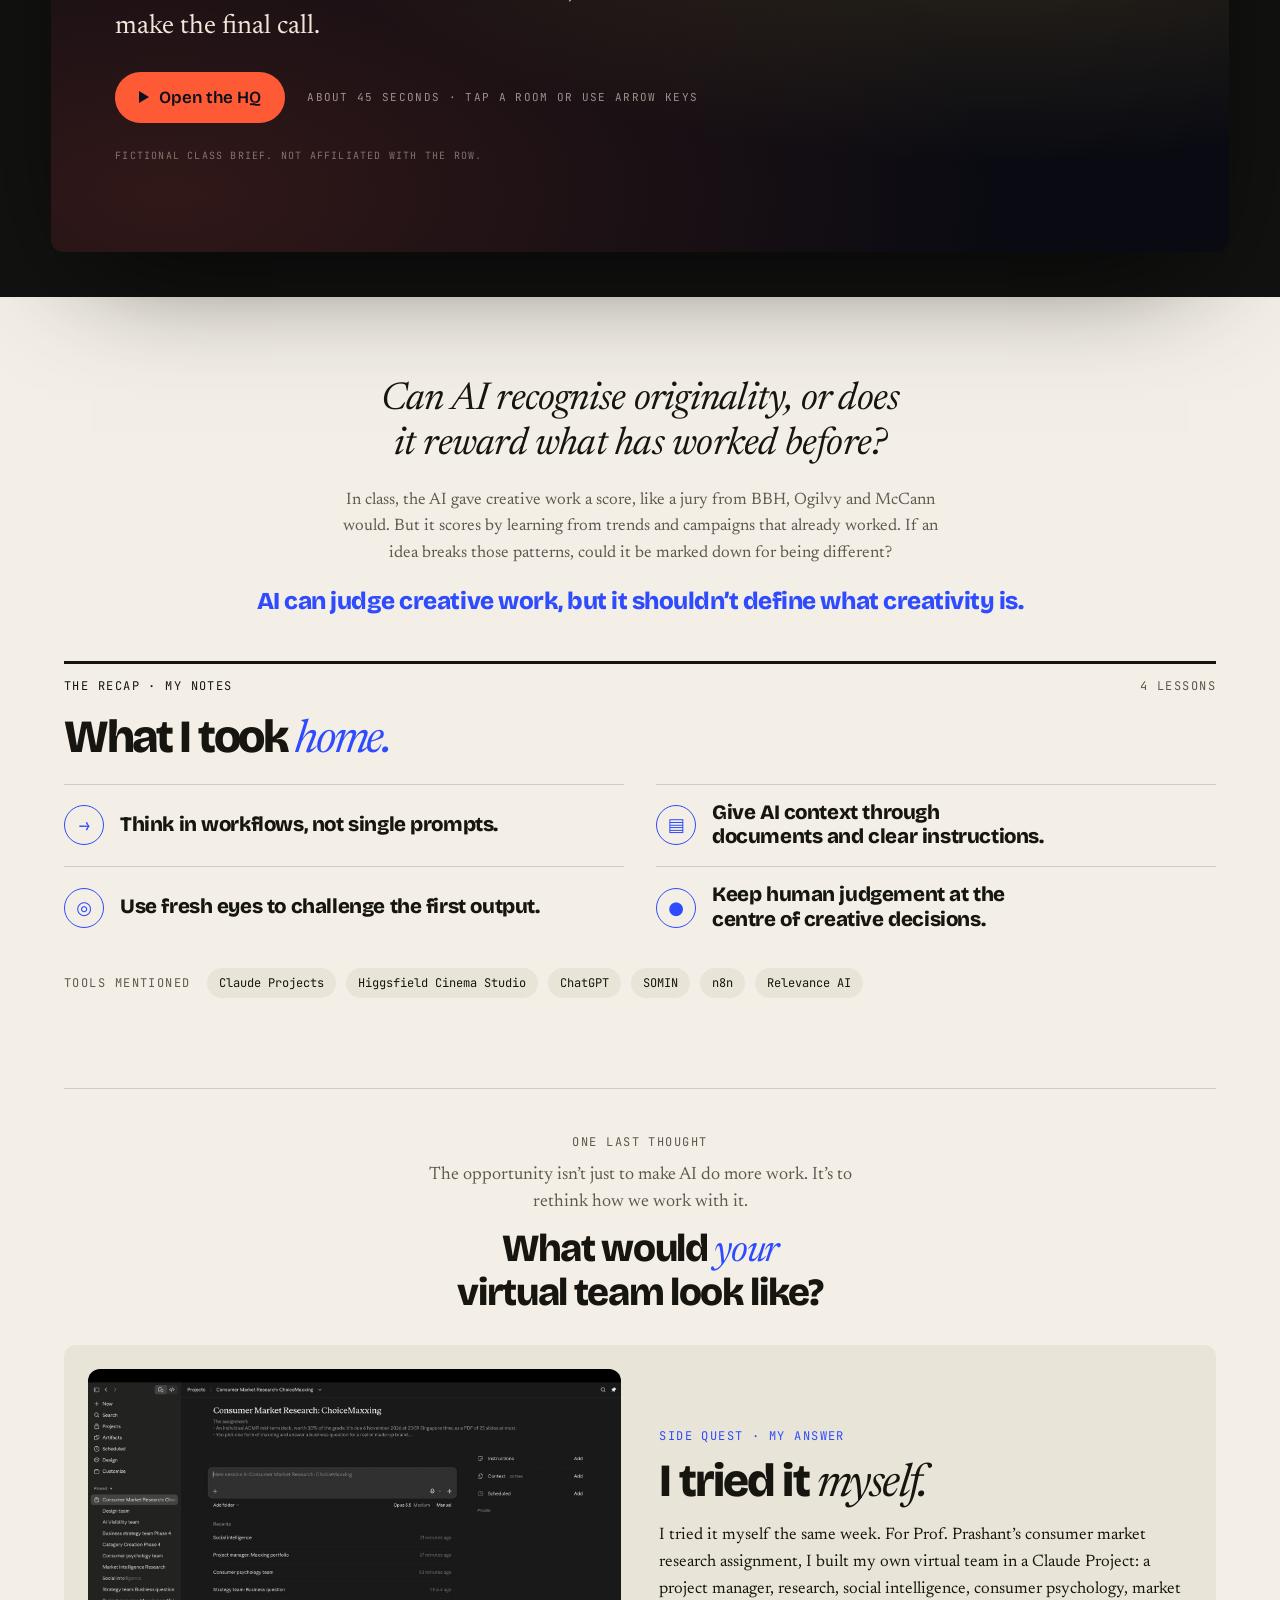
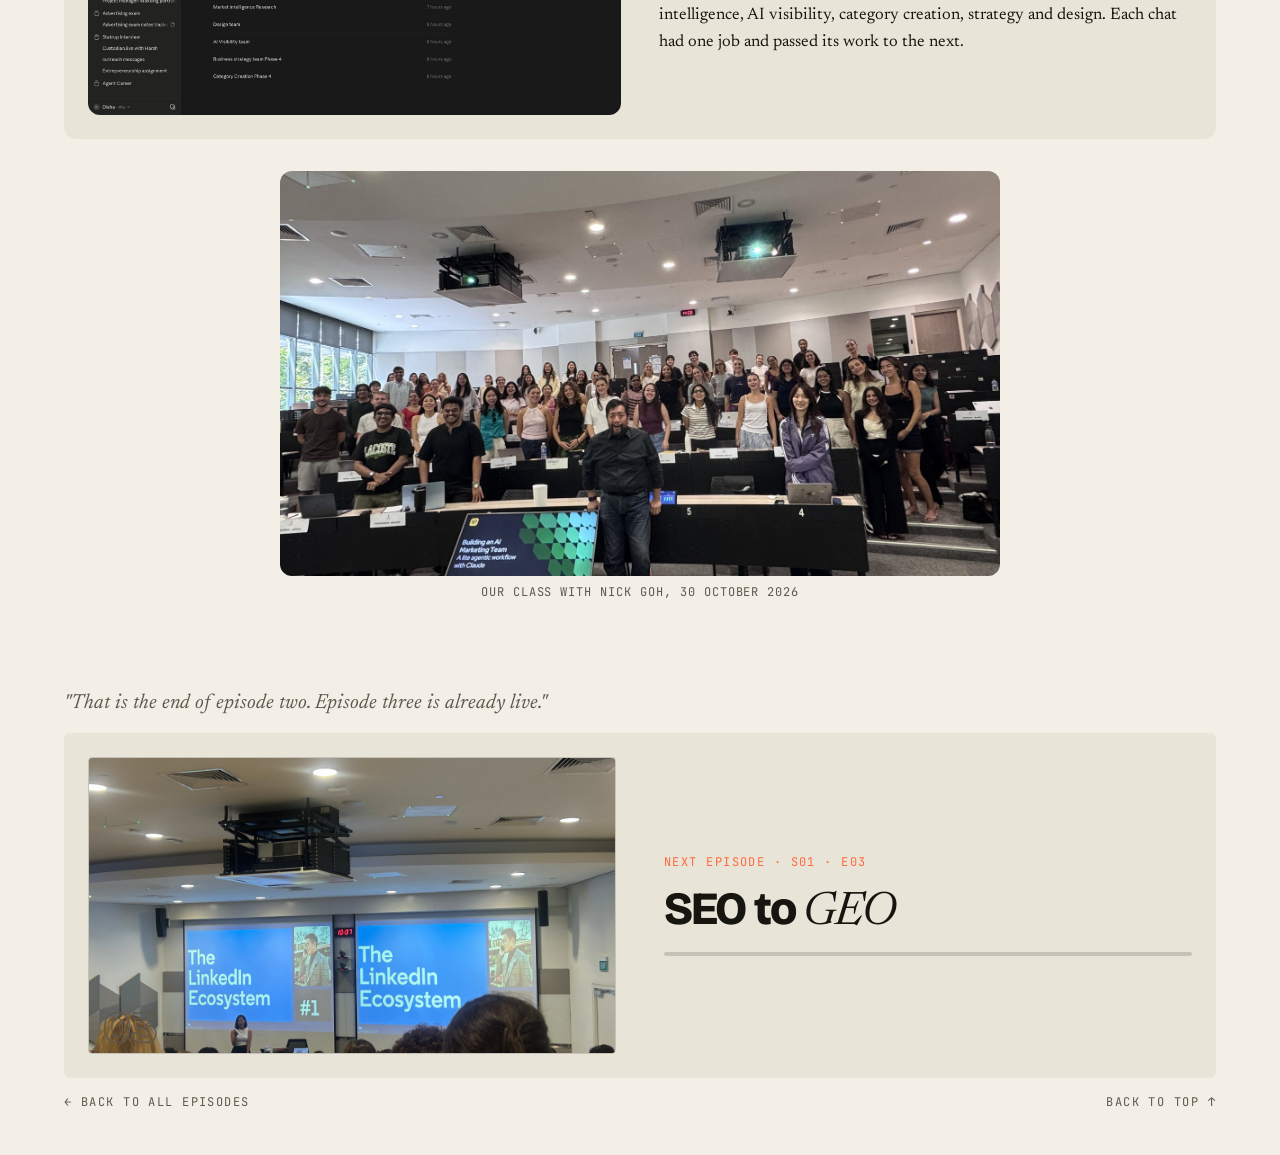
<file: episode-02-virtual-team.html>
<!DOCTYPE html>
<html lang="en" data-palette="paper-cobalt" data-reveal-style="rise">
<head>
<!-- Google tag (gtag.js) -->
<script async src="https://www.googletagmanager.com/gtag/js?id=G-P59XPLMCXL"></script>
<script>
  window.dataLayer = window.dataLayer || [];
  function gtag(){dataLayer.push(arguments);}
  gtag('js', new Date());
  gtag('config', 'G-P59XPLMCXL');
</script>
<meta charset="utf-8">
<meta name="viewport" content="width=device-width, initial-scale=1">
<title>Episode 02: The Virtual Team · My Semester, in Scenes</title>
<meta name="description" content="Season 01, Episode 02. Group chat, but everyone’s AI. A guest session with Nick Goh, 30 October 2026.">
<script>document.documentElement.classList.add('js');</script>
<link rel="preconnect" href="https://fonts.googleapis.com">
<link rel="preconnect" href="https://fonts.gstatic.com" crossorigin>
<link rel="stylesheet" href="https://fonts.googleapis.com/css2?family=Bricolage+Grotesque:opsz,wght@12..96,400;12..96,600;12..96,800&family=Newsreader:ital,opsz,wght@0,6..72,400;1,6..72,400&family=JetBrains+Mono:wght@400;500&display=swap">
<link rel="stylesheet" href="css/styles.css">
<link rel="stylesheet" href="css/episode.css">
<link rel="stylesheet" href="css/episode-02.css">
<link rel="stylesheet" href="css/ai-hq-game.css">
</head>
<body class="ep02">

<header class="site-header">
  <a class="brand" href="index.html"><span class="brand-dot"></span>My Semester, in Scenes</a>
  <a class="mono hover-acc" href="index.html#episodes">← All episodes</a>
  <div class="progress"><div class="progress-bar" data-progress></div></div>
</header>

<main>

  <!-- ===== 1 · OPENER ===== -->
  <section class="opener" id="top">
    <div class="wrap opener-grid">
      <div class="opener-copy">
        <div class="meta-row mono" data-reveal>
          <span class="chip-acc">S01 · E02</span>
          <span class="muted nowrap">30 October 2026</span>
          <span class="muted nowrap">Guest session with Nick Goh</span>
        </div>
        <h1 class="ep-title" data-reveal style="--d:120ms">Group chat, but <span class="it">everyone’s AI.</span></h1>
        <p class="narrator" data-reveal style="--d:240ms">One brief. Six AI roles. One connected workflow.</p>
        <p class="credits" data-reveal style="--d:320ms">In this session, <strong>Nick Goh</strong> showed us how Claude Projects can turn separate AI conversations into a virtual marketing team.</p>
        <div class="btn-row" data-reveal style="--d:400ms">
          <a class="btn btn-primary" href="#game"><span class="play-icon"></span>Play the episode</a>
          <a class="btn btn-outline" href="#notes">Read my notes</a>
        </div>
      </div>
      <div class="ep02-media" data-reveal style="--d:200ms">
        <div class="ep02-media-bg"><canvas data-team-graphic aria-hidden="true"></canvas></div>
        <div class="ep02-clip">
          <video src="assets/ep02-session-clip.mp4" autoplay loop muted playsinline preload="metadata" aria-label="A short clip from the session with Nick Goh"></video>
        </div>
        <span class="sticker">Episode 02</span>
      </div>
    </div>
  </section>

  <!-- ===== 2 · MEET NICK GOH ===== -->
  <section class="ep02-guest" id="guests">
    <div class="wrap ep02-col">
      <div class="rule-row mono">
        <span data-reveal>The guest</span><span class="muted" data-reveal>Singapore</span>
      </div>
      <div class="guest-row">
        <div class="guest-photo" data-reveal>
          <img src="assets/nick-goh.jpg" alt="Nick Goh" width="800" height="800" loading="lazy">
        </div>
        <div class="guest-info">
          <div class="guest-top">
            <div class="guest-name-row">
              <h2 class="ep02-h2" data-reveal>Meet <span class="it">Nick Goh</span></h2>
              <a class="pill-link mono" data-reveal href="https://www.linkedin.com/in/thedigitalkaypoh/" target="_blank" rel="noopener" aria-label="Nick Goh on LinkedIn">LinkedIn ↗</a>
            </div>
            <p class="guest-roles" data-reveal style="--d:80ms">CEO, INSPIRO Consulting · CMO, Yellow Pages Singapore · Marketing Lead, YP Academy</p>
          </div>
          <div class="guest-facts">
            <div class="fact" data-reveal style="--d:120ms"><span class="mono muted">Career</span><span class="fact-text">Agency leadership at Lowe &amp; Partners and Euro RSCG (now Havas)</span></div>
            <div class="fact" data-reveal style="--d:200ms"><span class="mono muted">Brands</span><span class="fact-text">Worked with SAP, Red Hat, Prudential and UOB</span></div>
            <div class="fact" data-reveal style="--d:280ms"><span class="mono muted">Judge</span><span class="fact-text">Effie Awards Singapore and the Singapore Media Awards</span></div>
          </div>
        </div>
      </div>
    </div>
  </section>

  <!-- ===== 3 · THE BIG IDEA ===== -->
  <section class="ep02-idea">
    <div class="wrap idea-grid">
      <div class="idea-copy">
        <span class="mono idea-kicker" data-reveal>The big idea</span>
        <h2 class="idea-title" data-reveal style="--d:100ms">Stop thinking in prompts. <span class="it">Start thinking in teams.</span></h2>
        <p class="ep02-body" data-reveal style="--d:200ms">Nick used a fictional brief for The Row: launch an eco-friendly bag. Each Claude conversation played one role, and the work moved from one role to the next, from the first email to the final creative.</p>
        <span class="mono muted" data-reveal style="--d:260ms">Fictional class brief. Not affiliated with The Row.</span>
      </div>
      <figure class="ep02-figure idea-photo" data-reveal style="--d:160ms">
        <div class="ep02-frame" style="aspect-ratio:5/4">
          <img src="assets/ep02-class-photo.jpg" alt="Madina introducing Nick Goh in class" width="1200" height="1600" loading="lazy" style="object-position:50% 52%">
        </div>
        <figcaption class="mono muted">Madina introducing Nick, 30 October 2026</figcaption>
      </figure>
    </div>
  </section>

  <!-- ===== 4 · THE HANDOFF: steps light up as the section scrolls past ===== -->
  <section class="ep02-handoff" data-handoff>
    <div class="wrap ep02-col">
      <div class="rule-row mono">
        <span>The handoff</span><span class="muted">Six roles, one workflow</span>
      </div>
      <div class="handoff-stage"><canvas data-team-graphic data-handoff-graphic aria-hidden="true"></canvas></div>
      <div class="handoff-body">
        <div class="handoff-line"><div class="handoff-fill" data-handoff-fill><span></span></div></div>
        <ol class="handoff-steps">
          <li class="step" data-step><span class="step-n">01</span><span class="step-t">The brief lands</span><span class="step-d">A campaign request arrives by email.</span></li>
          <li class="step" data-step><span class="step-n">02</span><span class="step-t">Brief Writer</span><span class="step-d">Turns the email into a structured marketing brief.</span></li>
          <li class="step" data-step><span class="step-n">03</span><span class="step-t">Brief Validator</span><span class="step-d">Checks the brief in a new chat, with fresh eyes.</span></li>
          <li class="step" data-step><span class="step-n">04</span><span class="step-t">Strategist</span><span class="step-d">Uses research and project documents to shape the big idea. Research tools like SOMIN and SOMONITOR, from the Singapore company SOMIN.ai, help compare competitors.</span></li>
          <li class="step" data-step><span class="step-n">05</span><span class="step-t">You</span><span class="step-d">Approve the work and save it to the knowledge base. The human stays in charge.</span></li>
          <li class="step" data-step><span class="step-n">06</span><span class="step-t">Creative team</span><span class="step-d">Builds the messaging for each platform and the key visuals, such as an Instagram post and story.</span></li>
        </ol>
        <p class="handoff-foot">Claude Projects hold the knowledge and instructions. Skills give each role its own job.</p>
      </div>
    </div>
  </section>

  <!-- ===== 5 · CRAFT: flip cards (hover on desktop, tap on phones, Enter or Space by keyboard) ===== -->
  <section class="ep02-craft">
    <div class="wrap ep02-col">
      <div class="craft-head">
        <h2 class="ep02-h2" data-reveal style="max-width:20ch">A framework worth <span class="it is-acc">remembering.</span></h2>
        <div class="craft-sub" data-reveal style="--d:120ms">
          <p>CRAFT, a simple way to structure prompts.</p>
          <span class="mono muted">Tap or hover a letter</span>
        </div>
      </div>
      <div class="craft-row">
        <div class="craft-card" data-reveal data-craft role="button" tabindex="0" aria-pressed="false"><div class="craft-inner">
          <div class="craft-face"><span class="craft-l">C</span><span class="craft-w">Concept</span></div>
          <div class="craft-face craft-back"><span class="mono">C · Concept</span><span class="craft-b">A quiet-luxury launch for an eco-friendly bag.</span></div>
        </div></div>
        <div class="craft-card" data-reveal data-craft role="button" tabindex="0" aria-pressed="false"><div class="craft-inner">
          <div class="craft-face"><span class="craft-l">R</span><span class="craft-w">Role</span></div>
          <div class="craft-face craft-back"><span class="mono">R · Role</span><span class="craft-b">You are a senior strategist at a luxury agency.</span></div>
        </div></div>
        <div class="craft-card" data-reveal data-craft role="button" tabindex="0" aria-pressed="false"><div class="craft-inner">
          <div class="craft-face"><span class="craft-l">A</span><span class="craft-w">Activity</span></div>
          <div class="craft-face craft-back"><span class="mono">A · Activity</span><span class="craft-b">Write three campaign ideas from the brief.</span></div>
        </div></div>
        <div class="craft-card" data-reveal data-craft role="button" tabindex="0" aria-pressed="false"><div class="craft-inner">
          <div class="craft-face"><span class="craft-l">F</span><span class="craft-w">Format</span></div>
          <div class="craft-face craft-back"><span class="mono">F · Format</span><span class="craft-b">A one-page table: idea, insight, channel.</span></div>
        </div></div>
        <div class="craft-card" data-reveal data-craft role="button" tabindex="0" aria-pressed="false"><div class="craft-inner">
          <div class="craft-face"><span class="craft-l">T</span><span class="craft-w">Test</span></div>
          <div class="craft-face craft-back"><span class="mono">T · Test</span><span class="craft-b">Check each idea against the brand voice and the brief.</span></div>
        </div></div>
      </div>
    </div>
  </section>

  <!-- ===== 6 · THE GAME: "Your AI HQ" ===== -->
  <section class="theatre" id="game">
    <div class="theatre-inner ep02-col">
      <div class="theatre-head">
        <div class="theatre-title">
          <span class="mono theatre-kicker" data-reveal>Theatre mode · Lights down</span>
          <h2 class="ep02-h2" data-reveal style="--d:120ms">Your turn to <span class="it">direct.</span></h2>
        </div>
        <p class="narrator theatre-quote" data-reveal style="--d:200ms">“I turned this session into a game. You run the team.”</p>
      </div>
      <div data-reveal style="--d:280ms">
        <div id="ai-hq" class="hq-mount">
          <noscript><p class="narrator">The game needs JavaScript to run.</p></noscript>
        </div>
      </div>
    </div>
  </section>

  <!-- ===== 7 · THE QUESTION I LEFT WITH ===== -->
  <section class="ep02-question">
    <div class="question-inner">
      <span class="mono question-kicker" data-reveal>The question I left with</span>
      <p class="question-quote" data-reveal style="--d:120ms">Can AI recognise originality, or does it reward what has worked before?</p>
      <p class="ep02-body muted" data-reveal style="--d:220ms">In class, the AI gave creative work a score, like a jury from BBH, Ogilvy and McCann would. But it scores by learning from trends and campaigns that already worked. If an idea breaks those patterns, could it be marked down for being different?</p>
      <p class="question-takeaway" data-reveal style="--d:320ms">AI can judge creative work, but it shouldn’t define what creativity is.</p>
    </div>
  </section>

  <!-- ===== 8 · WHAT I TOOK HOME ===== -->
  <section class="ep02-lessons" id="notes">
    <div class="wrap ep02-col">
      <div class="rule-row mono">
        <span data-reveal>The recap · My notes</span><span class="muted" data-reveal>4 lessons</span>
      </div>
      <h2 class="ep02-h2" data-reveal>What I took <span class="it is-acc">home.</span></h2>
      <ul class="lesson-grid">
        <li class="lesson" data-reveal><span class="lesson-i" aria-hidden="true">→</span><span class="lesson-t">Think in workflows, not single prompts.</span></li>
        <li class="lesson" data-reveal><span class="lesson-i" aria-hidden="true">▤</span><span class="lesson-t">Give AI context through documents and clear instructions.</span></li>
        <li class="lesson" data-reveal><span class="lesson-i" aria-hidden="true">◎</span><span class="lesson-t">Use fresh eyes to challenge the first output.</span></li>
        <li class="lesson" data-reveal><span class="lesson-i" aria-hidden="true">●</span><span class="lesson-t">Keep human judgement at the centre of creative decisions.</span></li>
      </ul>
      <div class="tools" data-reveal>
        <span class="mono muted">Tools mentioned</span>
        <span class="tool">Claude Projects</span><span class="tool">Higgsfield Cinema Studio</span><span class="tool">ChatGPT</span><span class="tool">SOMIN</span><span class="tool">n8n</span><span class="tool">Relevance AI</span>
      </div>
    </div>
  </section>

  <!-- ===== 9 · ONE LAST THOUGHT + MY ANSWER ===== -->
  <section class="ep02-last">
    <div class="wrap last-inner">
      <div class="last-top">
        <span class="mono muted" data-reveal>One last thought</span>
        <p class="last-lede" data-reveal style="--d:100ms">The opportunity isn’t just to make AI do more work. It’s to rethink how we work with it.</p>
        <p class="last-ask" data-reveal style="--d:200ms">What would <span class="it is-acc">your</span> virtual team look like?</p>
      </div>
      <div class="answer-card" data-reveal style="--d:260ms">
        <div class="ep02-frame" style="aspect-ratio:1600/1040">
          <img src="assets/my-virtual-team.jpg" alt="My virtual team in a Claude Project" width="1600" height="1040" loading="lazy" style="object-position:left top">
        </div>
        <div class="answer-copy">
          <span class="mono answer-kicker">Side quest · My answer</span>
          <h3 class="ep02-h2">I tried it <span class="it">myself.</span></h3>
          <p class="ep02-body">I tried it myself the same week. For Prof. Prashant’s consumer market research assignment, I built my own virtual team in a Claude Project: a project manager, research, social intelligence, consumer psychology, market intelligence, AI visibility, category creation, strategy and design. Each chat had one job and passed its work to the next.</p>
        </div>
      </div>
      <figure class="ep02-figure group-photo" data-reveal>
        <div class="ep02-frame" style="aspect-ratio:16/9">
          <img src="assets/ep02-group-photo.jpg" alt="Our class with Nick Goh" width="1600" height="1200" loading="lazy" style="object-position:50% 62%">
        </div>
        <figcaption class="mono muted">Our class with Nick Goh, 30 October 2026</figcaption>
      </figure>
    </div>
  </section>

  <!-- ===== 10 · NEXT EPISODE: links to Episode 03 ===== -->
  <section class="next">
    <div class="wrap">
      <p class="narrator next-line" data-reveal>"That is the end of episode two. Episode three is already live."</p>
      <a class="next-card" href="episode-03-seo-to-geo.html" data-reveal style="--d:120ms">
        <div class="next-thumb">
          <img src="assets/ep03-key-art.jpg" alt="Cindy Leong presenting The LinkedIn Ecosystem" loading="lazy">
          <span class="next-num" aria-hidden="true">03</span>
        </div>
        <div class="next-info">
          <span class="mono next-kicker">Next episode · S01 · E03</span>
          <span class="next-title">SEO to <span class="it">GEO</span></span>
          <div class="next-track"><div class="next-fill"></div></div>
        </div>
      </a>
      <nav class="foot-links mono">
        <a class="hover-acc" href="index.html#episodes">← Back to all episodes</a>
        <a class="hover-acc" href="#top">Back to top ↑</a>
      </nav>
    </div>
  </section>

</main>

<script src="js/episode.js" defer></script>
<script src="js/team-graphic.js" defer></script>
<script src="js/episode-02.js" defer></script>
<script src="js/ai-hq-game.js" defer></script>
</body>
</html>
</file>
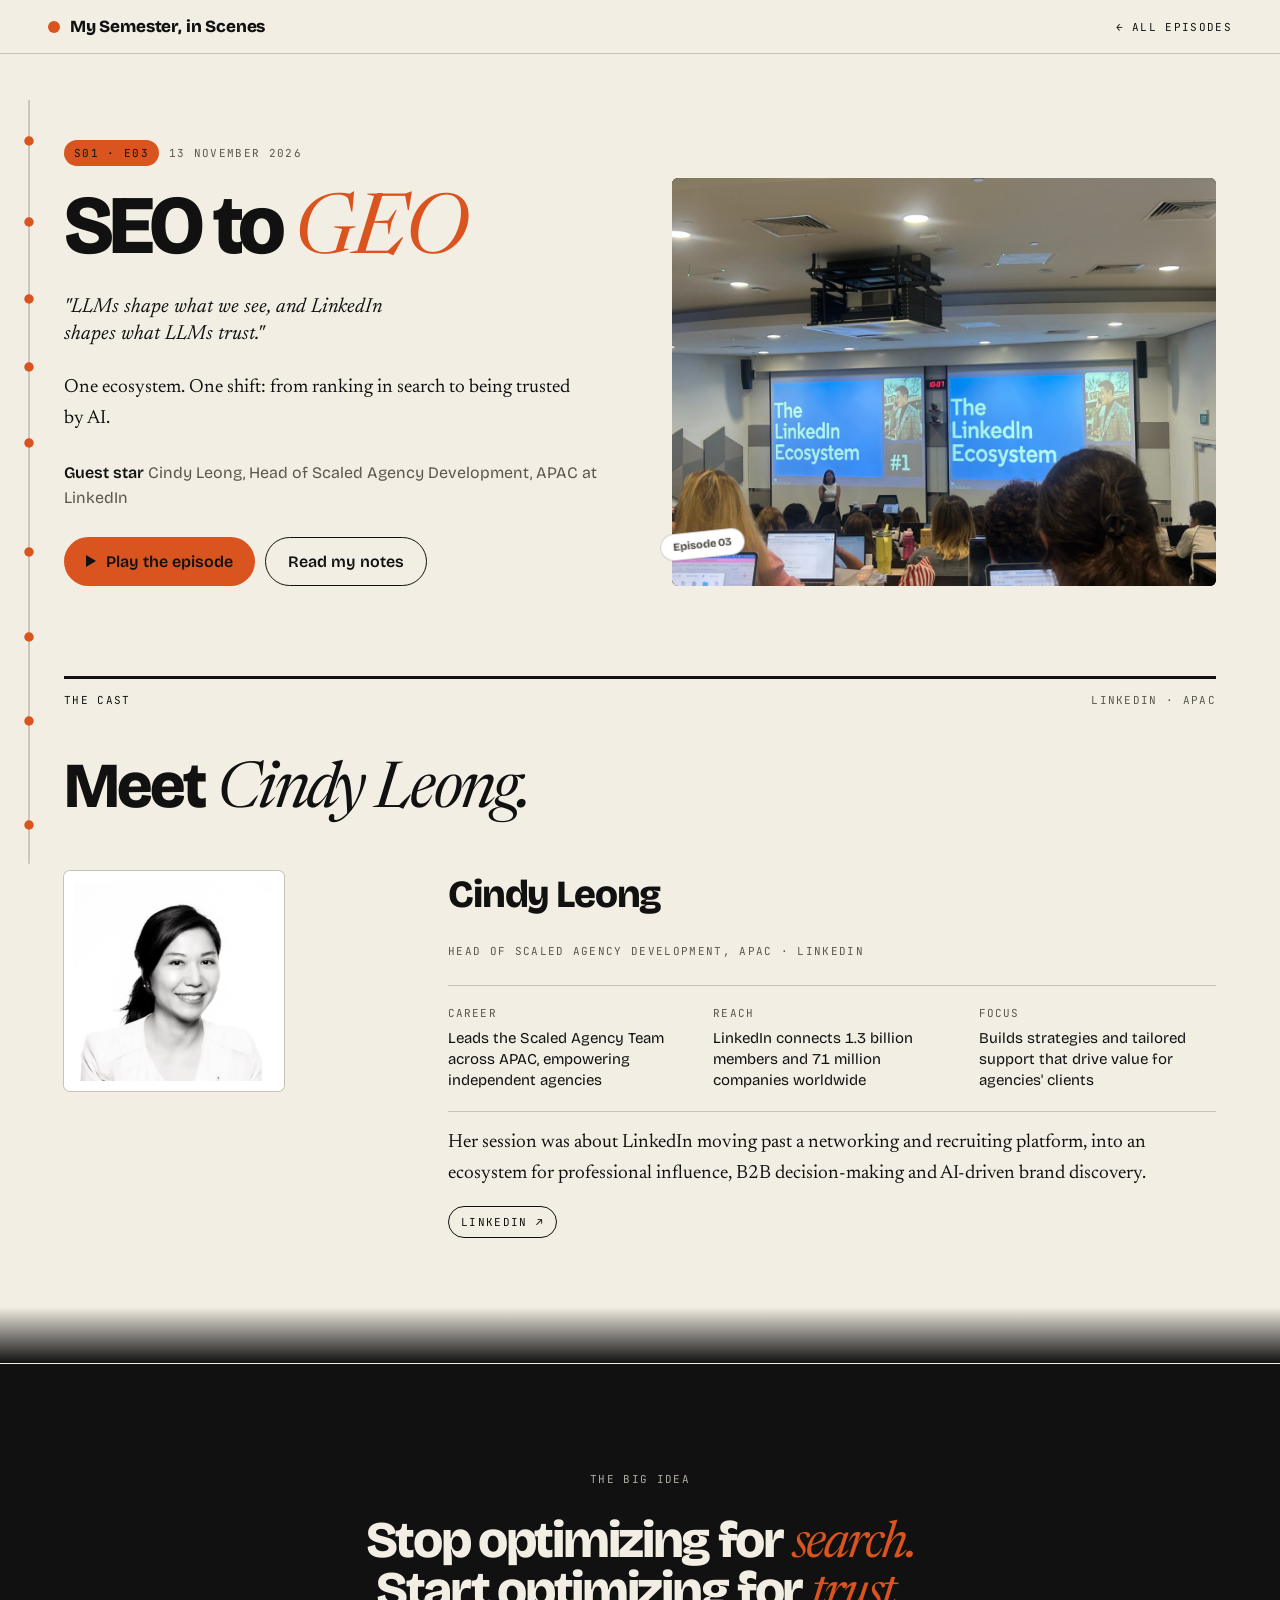
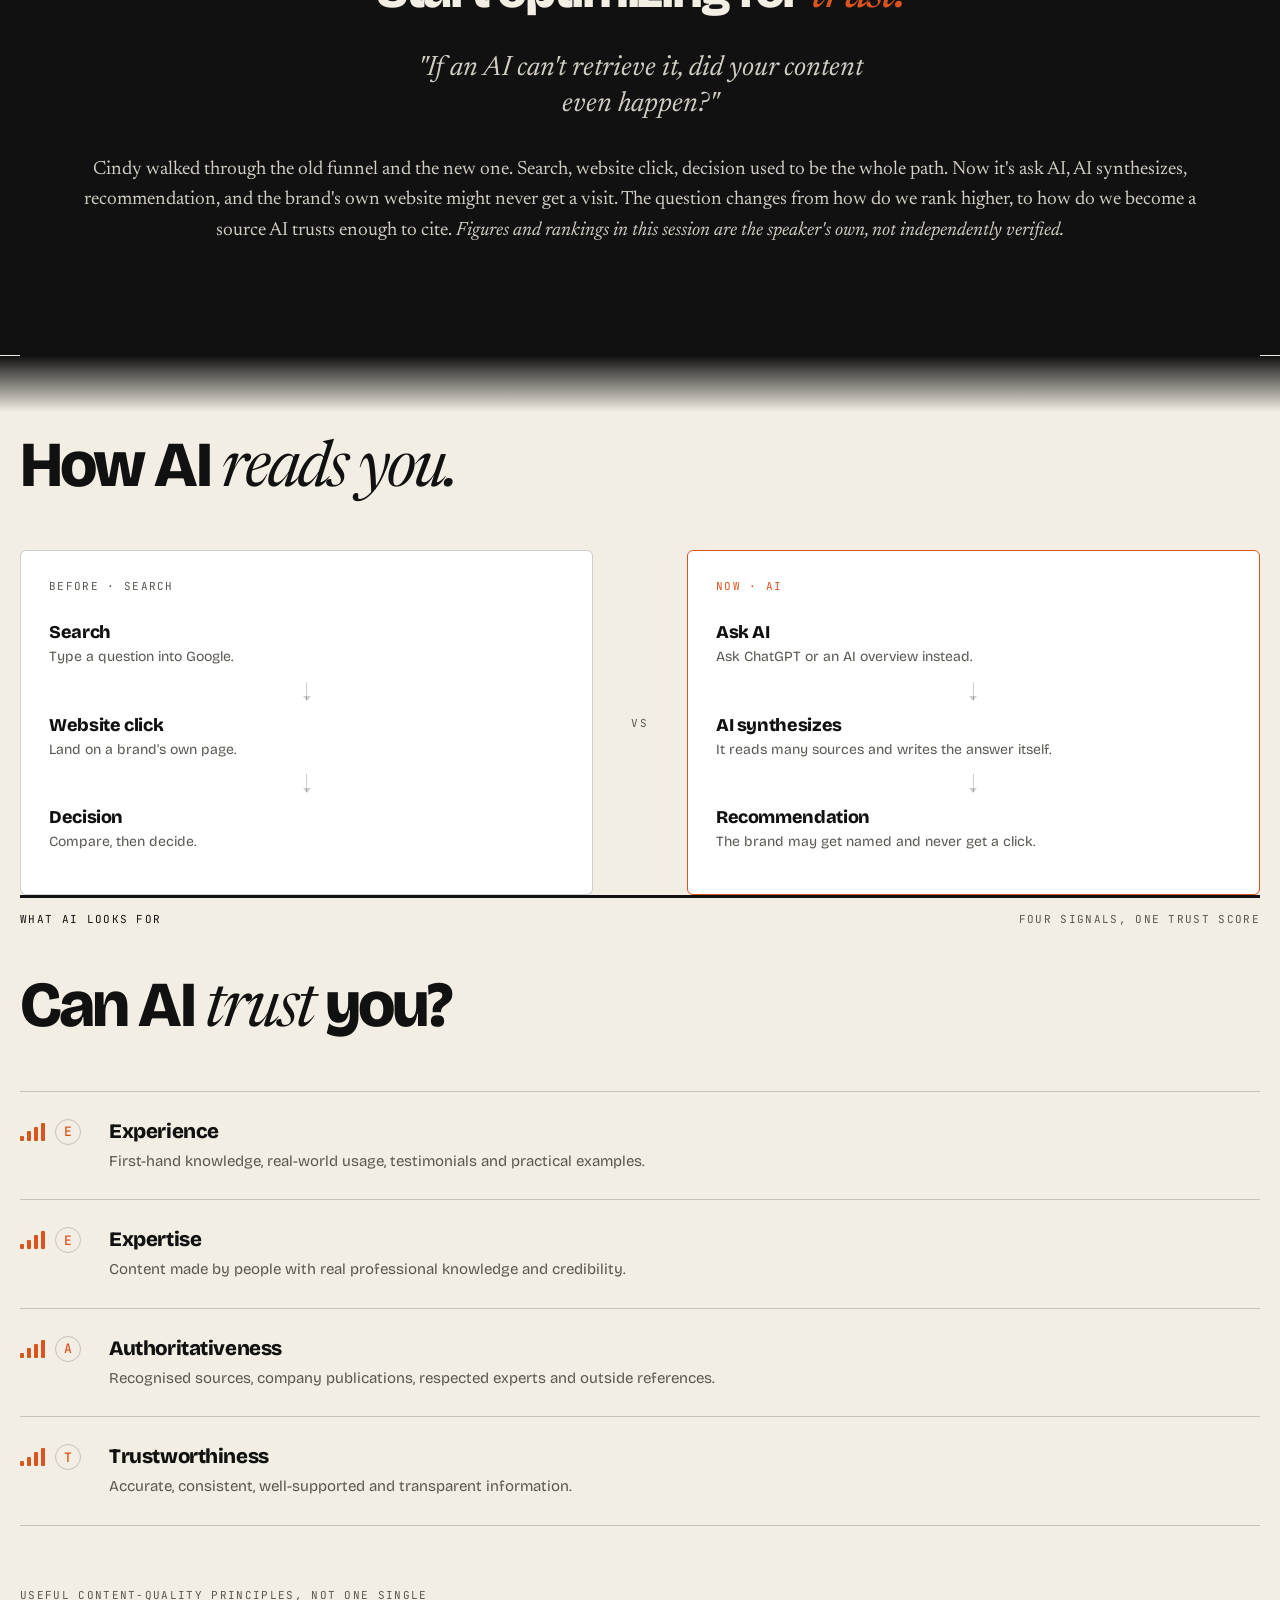
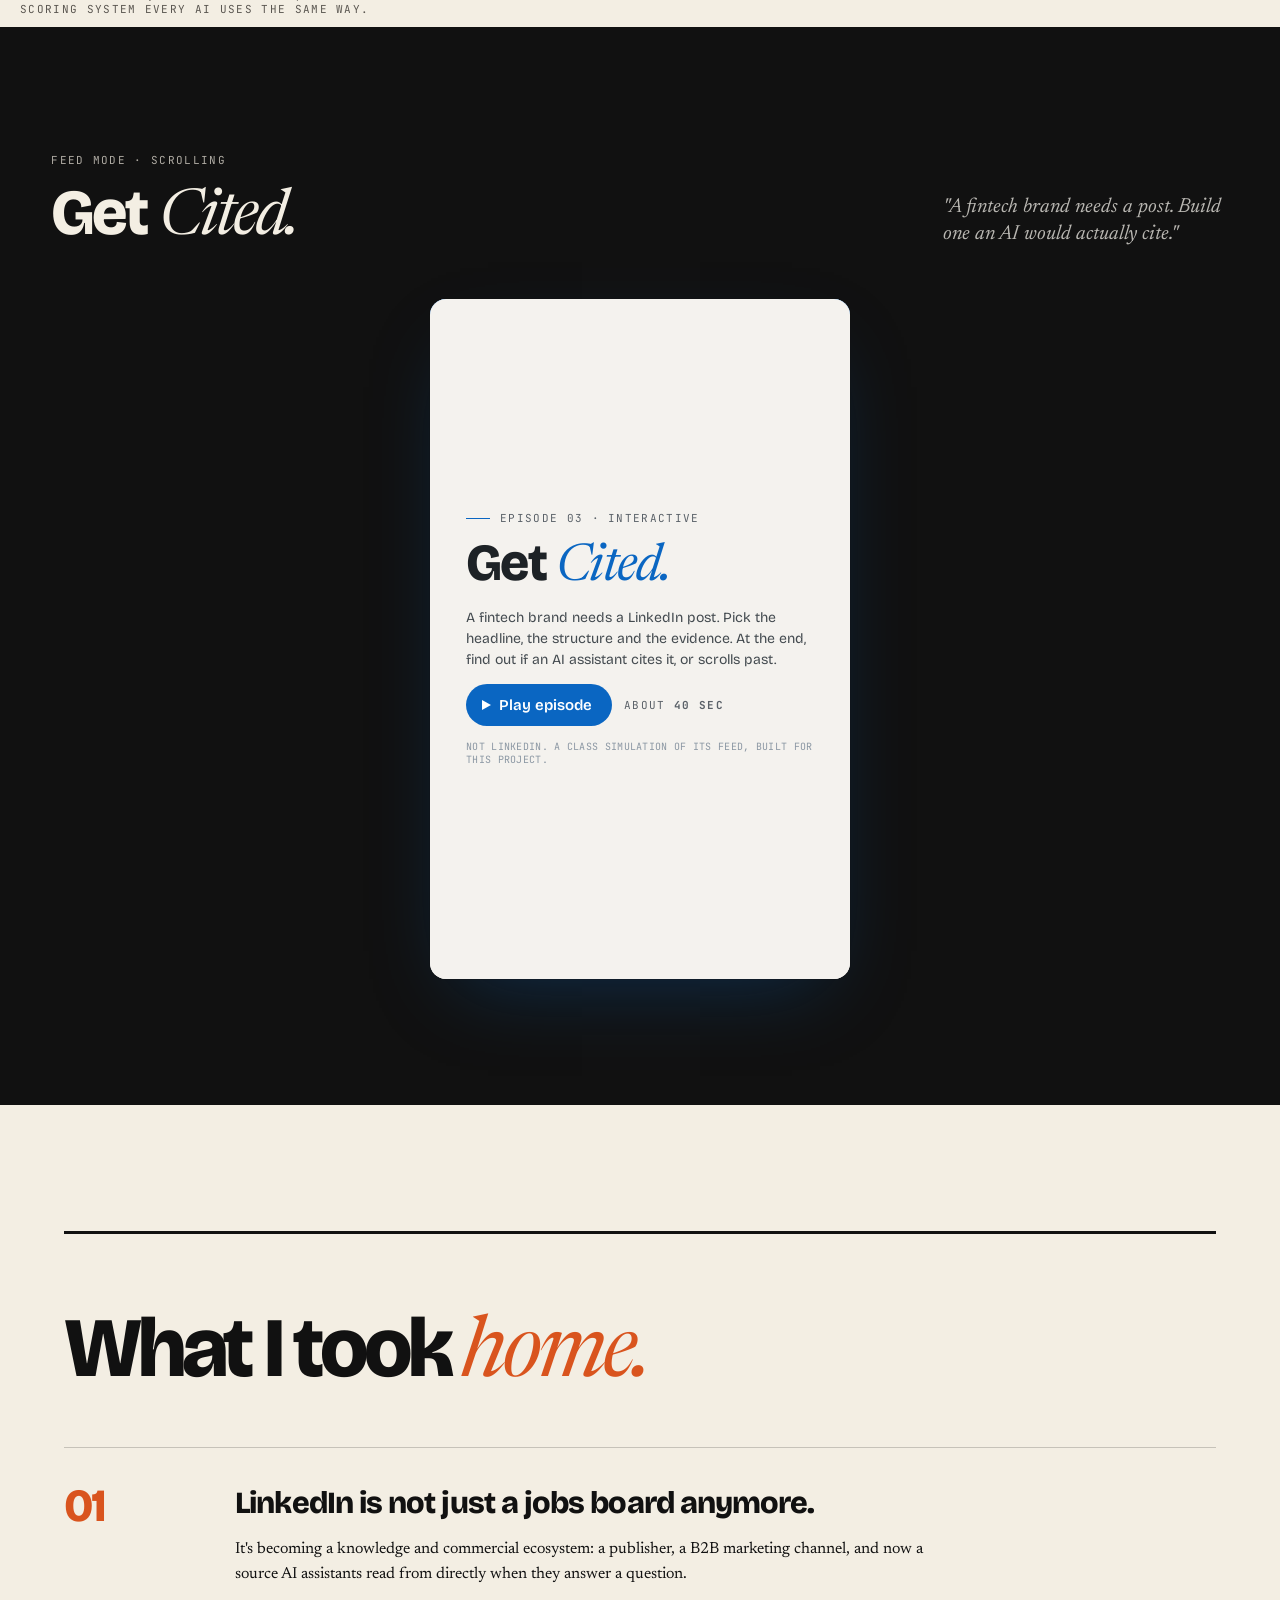
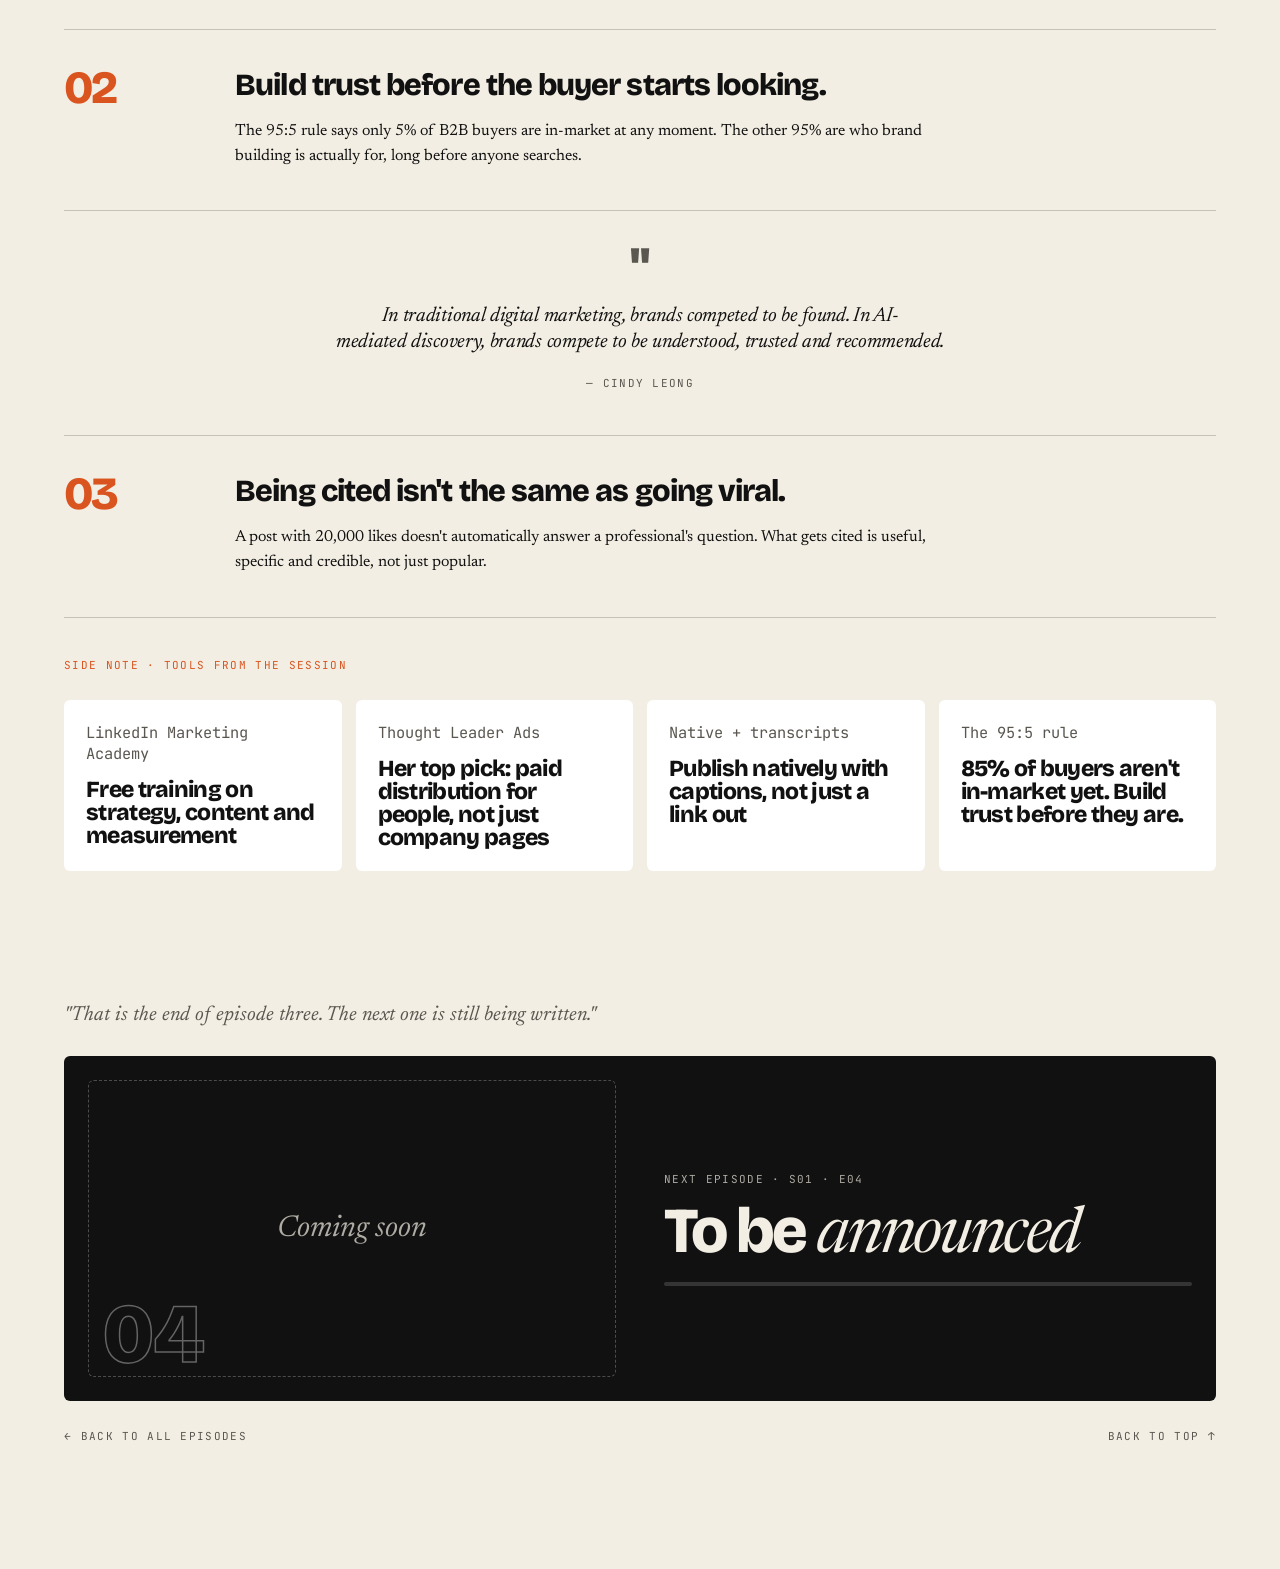
<file: episode-03-seo-to-geo.html>
<!DOCTYPE html>
<html lang="en" data-palette="cream-ink" data-reveal-style="rise">
<head>
<!-- Google tag (gtag.js) -->
<script async src="https://www.googletagmanager.com/gtag/js?id=G-P59XPLMCXL"></script>
<script>
  window.dataLayer = window.dataLayer || [];
  function gtag(){dataLayer.push(arguments);}
  gtag('js', new Date());
  gtag('config', 'G-P59XPLMCXL');
</script>
<meta charset="utf-8">
<meta name="viewport" content="width=device-width, initial-scale=1">
<title>Episode 03: SEO to GEO · My Semester, in Scenes</title>
<meta name="description" content="Season 01, Episode 03. SEO to GEO with Cindy Leong, Head of Scaled Agency Development, APAC at LinkedIn, 13 November 2026.">
<script>document.documentElement.classList.add('js');</script>
<link rel="preconnect" href="https://fonts.googleapis.com">
<link rel="preconnect" href="https://fonts.gstatic.com" crossorigin>
<link rel="stylesheet" href="https://fonts.googleapis.com/css2?family=Bricolage+Grotesque:opsz,wght@12..96,400;12..96,600;12..96,800&family=Newsreader:ital,opsz,wght@0,6..72,400;1,6..72,400&family=JetBrains+Mono:wght@400;500&display=swap">
<link rel="stylesheet" href="css/styles.css">
<link rel="stylesheet" href="css/episode.css">
<link rel="stylesheet" href="css/linkedin-feed-game.css">
<link rel="stylesheet" href="css/episode-03.css">
</head>
<body>

<header class="site-header">
  <a class="brand" href="index.html"><span class="brand-dot"></span>My Semester, in Scenes</a>
  <a class="mono hover-acc" href="index.html#episodes">← All episodes</a>
  <div class="progress"><div class="progress-bar" data-progress></div></div>
</header>

<!-- A thread down the margin that fills as you scroll, with a dot per
     section. The idea: show that every part of this episode is one
     connected line, not separate blocks. Desktop only, hidden on mobile
     where there's no margin to put it in. -->
<div class="spine" id="ep03-spine" aria-hidden="true">
  <div class="spine-track"></div>
  <div class="spine-fill" id="spine-fill"></div>
  <div class="spine-dots" id="spine-dots"></div>
</div>

<main>

  <!-- ===== OPENER ===== -->
  <section class="opener" id="top">
    <div class="wrap opener-grid">
      <div class="opener-copy">
        <div class="meta-row mono" data-reveal>
          <span class="chip-acc">S01 · E03</span>
          <span class="muted nowrap">13 November 2026</span>
        </div>
        <h1 class="ep-title" data-reveal style="--d:120ms">SEO to <span class="it">GEO</span></h1>
        <p class="narrator" data-reveal style="--d:240ms">"LLMs shape what we see, and LinkedIn shapes what LLMs trust."</p>
        <p class="body-serif" data-reveal style="--d:280ms">One ecosystem. One shift: from ranking in search to being trusted by AI.</p>
        <p class="credits" data-reveal style="--d:320ms"><strong>Guest star</strong> Cindy Leong, Head of Scaled Agency Development, APAC at LinkedIn</p>
        <div class="btn-row" data-reveal style="--d:400ms">
          <a class="btn btn-primary" href="#game"><span class="play-icon"></span>Play the episode</a>
          <a class="btn btn-outline" href="#notes">Read my notes</a>
        </div>
      </div>
      <div class="key-art-wrap" data-reveal style="--d:200ms">
        <div class="key-art" data-parallax>
          <img src="assets/ep03-key-art.jpg" alt="Cindy Leong presenting The LinkedIn Ecosystem at ESSEC" width="2576" height="1932">
        </div>
        <span class="sticker">Episode 03</span>
      </div>
    </div>
  </section>

  <!-- ===== MEET CINDY LEONG ===== -->
  <section class="cast">
    <div class="wrap stack">
      <div class="rule-row mono">
        <span data-reveal>The cast</span><span class="muted" data-reveal>LinkedIn · APAC</span>
      </div>
      <h2 class="h2" data-reveal>Meet <span class="it">Cindy Leong.</span></h2>
      <div class="meet-grid">
        <div class="meet-photos" data-reveal>
          <img class="meet-portrait" src="assets/cindy-leong.png" alt="Cindy Leong" loading="lazy">
        </div>
        <div class="meet-copy" data-reveal style="--d:120ms">
          <h3>Cindy Leong</h3>
          <p class="mono muted">Head of Scaled Agency Development, APAC · LinkedIn</p>
          <div class="meet-stats">
            <div class="meet-stat">
              <span class="meet-stat-label">CAREER</span>
              <p>Leads the Scaled Agency Team across APAC, empowering independent agencies</p>
            </div>
            <div class="meet-stat">
              <span class="meet-stat-label">REACH</span>
              <p>LinkedIn connects <span class="countup" data-countup data-to="1.3">0</span> billion members and <span class="countup" data-countup data-to="71">0</span> million companies worldwide</p>
            </div>
            <div class="meet-stat">
              <span class="meet-stat-label">FOCUS</span>
              <p>Builds strategies and tailored support that drive value for agencies' clients</p>
            </div>
          </div>
          <p class="body-serif">Her session was about LinkedIn moving past a networking and recruiting platform, into an ecosystem for professional influence, B2B decision-making and AI-driven brand discovery.</p>
          <a class="pill-link mono" href="https://www.linkedin.com/in/cindy-leong/" target="_blank" rel="noopener" aria-label="Cindy Leong on LinkedIn">LinkedIn ↗</a>
        </div>
      </div>
    </div>
  </section>

  <!-- ===== THE BIG IDEA: the one inverted band on this page ===== -->
  <section class="big-idea">
    <div class="wrap stack">
      <span class="mono big-idea-kicker" data-reveal>The big idea</span>
      <h2 class="h2 big-idea-title" data-reveal style="--d:100ms">Stop optimizing for <span class="it">search.</span><br>Start optimizing for <span class="it">trust.</span></h2>
      <p class="narrator big-idea-quote" data-reveal style="--d:200ms">"If an AI can't retrieve it, did your content even happen?"</p>
      <p class="body-serif big-idea-body" data-reveal style="--d:300ms">Cindy walked through the old funnel and the new one. Search, website click, decision used to be the whole path. Now it's ask AI, AI synthesizes, recommendation, and the brand's own website might never get a visit. The question changes from how do we rank higher, to how do we become a source AI trusts enough to cite. <em>Figures and rankings in this session are the speaker's own, not independently verified.</em></p>
    </div>
  </section>

  <!-- ===== HOW AI READS YOU: two funnels ===== -->
  <section class="flow">
    <div class="wrap stack">
      <div class="rule-row mono">
        <span data-reveal>How discovery changed</span><span class="muted" data-reveal>Two funnels, one shift</span>
      </div>
      <h2 class="h2" data-reveal>How AI <span class="it">reads you.</span></h2>
      <div class="flow-compare" data-reveal style="--d:80ms">
        <div class="flow-col">
          <span class="flow-col-label mono">Before · Search</span>
          <div class="flow-steps">
            <div class="flow-step">
              <h4>Search</h4>
              <p>Type a question into Google.</p>
            </div>
            <div class="flow-arrow" aria-hidden="true"></div>
            <div class="flow-step">
              <h4>Website click</h4>
              <p>Land on a brand's own page.</p>
            </div>
            <div class="flow-arrow" aria-hidden="true"></div>
            <div class="flow-step">
              <h4>Decision</h4>
              <p>Compare, then decide.</p>
            </div>
          </div>
        </div>
        <span class="flow-divider mono" aria-hidden="true">VS</span>
        <div class="flow-col is-now">
          <span class="flow-col-label mono">Now · AI</span>
          <div class="flow-steps">
            <div class="flow-step">
              <h4>Ask AI</h4>
              <p>Ask ChatGPT or an AI overview instead.</p>
            </div>
            <div class="flow-arrow" aria-hidden="true"></div>
            <div class="flow-step">
              <h4>AI synthesizes</h4>
              <p>It reads many sources and writes the answer itself.</p>
            </div>
            <div class="flow-arrow" aria-hidden="true"></div>
            <div class="flow-step">
              <h4>Recommendation</h4>
              <p>The brand may get named and never get a click.</p>
            </div>
          </div>
        </div>
      </div>
    </div>
  </section>

  <!-- ===== THE FOUR SIGNALS ===== -->
  <section class="signals">
    <div class="wrap stack">
      <div class="rule-row mono">
        <span data-reveal>What AI looks for</span><span class="muted" data-reveal>Four signals, one trust score</span>
      </div>
      <h2 class="h2" data-reveal>Can AI <span class="it">trust</span> you?</h2>
      <div class="signal-list">
        <div class="signal-row" data-reveal>
          <div class="signal-mark"><div class="signal-bars" aria-hidden="true"><i></i><i></i><i></i><i></i></div><span class="signal-letter">E</span></div>
          <div class="signal-copy">
            <h4>Experience</h4>
            <p>First-hand knowledge, real-world usage, testimonials and practical examples.</p>
          </div>
        </div>
        <div class="signal-row" data-reveal style="--d:90ms">
          <div class="signal-mark"><div class="signal-bars" aria-hidden="true"><i></i><i></i><i></i><i></i></div><span class="signal-letter">E</span></div>
          <div class="signal-copy">
            <h4>Expertise</h4>
            <p>Content made by people with real professional knowledge and credibility.</p>
          </div>
        </div>
        <div class="signal-row" data-reveal style="--d:180ms">
          <div class="signal-mark"><div class="signal-bars" aria-hidden="true"><i></i><i></i><i></i><i></i></div><span class="signal-letter">A</span></div>
          <div class="signal-copy">
            <h4>Authoritativeness</h4>
            <p>Recognised sources, company publications, respected experts and outside references.</p>
          </div>
        </div>
        <div class="signal-row" data-reveal style="--d:270ms">
          <div class="signal-mark"><div class="signal-bars" aria-hidden="true"><i></i><i></i><i></i><i></i></div><span class="signal-letter">T</span></div>
          <div class="signal-copy">
            <h4>Trustworthiness</h4>
            <p>Accurate, consistent, well-supported and transparent information.</p>
          </div>
        </div>
      </div>
      <p class="mono signal-foot" data-reveal style="--d:160ms">Useful content-quality principles, not one single scoring system every AI uses the same way.</p>
    </div>
  </section>

  <!-- ===== THE GAME ===== -->
  <section class="theatre" id="game">
    <div class="theatre-inner stack">
      <div class="theatre-head">
        <div class="theatre-title">
          <span class="mono theatre-kicker" data-reveal>Feed mode · Scrolling</span>
          <h2 class="h2" data-reveal style="--d:120ms">Get <span class="it">Cited.</span></h2>
        </div>
        <p class="narrator theatre-quote" data-reveal style="--d:200ms">"A fintech brand needs a post. Build one an AI would actually cite."</p>
      </div>
      <div data-reveal style="--d:280ms">
        <div id="geo-feed" class="hq-mount">
          <div class="stage" id="geo-stage">

            <div class="feed-app" id="geo-app">
              <div class="feed-topbar">
                <span class="feed-logo">in</span>
                <div class="feed-search mono">Search</div>
                <div class="feed-nav" aria-hidden="true"><span class="feed-nav-dot"></span><span class="feed-nav-dot"></span><span class="feed-nav-dot"></span></div>
              </div>
              <div class="feed-body" id="geo-feed-body"></div>
            </div>

            <div class="decision" id="geo-decision" hidden>
              <div class="decision-card">
                <span class="mono decision-step" id="geo-decision-step">1 / 3 · Headline</span>
                <h3 class="decision-q" id="geo-decision-q">Which headline goes out?</h3>
                <div class="decision-options" id="geo-decision-options"></div>
              </div>
            </div>

            <div class="screen" id="geo-cover-screen">
              <div class="cover">
                <div class="eyebrow mono"><i></i>Episode 03 · Interactive</div>
                <h3 class="logo">Get <span class="it">Cited.</span></h3>
                <p class="lede">A fintech brand needs a LinkedIn post. Pick the headline, the structure and the evidence. At the end, find out if an AI assistant cites it, or scrolls past.</p>
                <div class="row">
                  <button class="btn" id="geo-play-btn" type="button"><span class="tri" aria-hidden="true"></span>Play episode</button>
                  <span class="mono stat">About <b>40 sec</b></span>
                </div>
                <p class="mono geo-disclaimer">Not LinkedIn. A class simulation of its feed, built for this project.</p>
              </div>
            </div>

            <div class="screen" id="geo-end-screen" hidden>
              <div class="end">
                <div class="eyebrow mono"><i></i>Episode 03 · Complete</div>
                <h3 class="logo" id="geo-end-title">Cited.</h3>
                <div class="ai-panel" id="geo-ai-panel"></div>
                <div class="row">
                  <button class="btn" id="geo-again-btn" type="button"><span class="tri" aria-hidden="true"></span>Play again</button>
                  <a class="btn ghost" href="#notes">Read my notes</a>
                </div>
              </div>
            </div>

          </div>
          <noscript><p class="narrator">The game needs JavaScript to run.</p></noscript>
        </div>
      </div>
    </div>
  </section>

  <!-- ===== MY NOTES ===== -->
  <section class="notes-head" id="notes">
    <div class="wrap stack">
      <div class="rule-row mono">
        <span data-reveal>The recap · My notes</span><span class="muted" data-reveal>4 min read</span>
      </div>
      <h2 class="h2-xl" data-reveal>What I took <span class="it">home.</span></h2>
    </div>
  </section>

  <section class="notes">
    <div class="wrap">
      <div class="note">
        <span class="note-num" data-reveal>01</span>
        <div class="note-body">
          <h3 data-reveal style="--d:100ms">LinkedIn is not just a jobs board anymore.</h3>
          <p class="body-serif" data-reveal style="--d:200ms">It's becoming a knowledge and commercial ecosystem: a publisher, a B2B marketing channel, and now a source AI assistants read from directly when they answer a question.</p>
        </div>
      </div>

      <div class="note">
        <span class="note-num" data-reveal>02</span>
        <div class="note-body">
          <h3 data-reveal style="--d:100ms">Build trust before the buyer starts looking.</h3>
          <p class="body-serif" data-reveal style="--d:200ms">The 95:5 rule says only 5% of B2B buyers are in-market at any moment. The other 95% are who brand building is actually for, long before anyone searches.</p>
        </div>
      </div>

      <blockquote class="pull" data-reveal>
        <span class="pull-mark" aria-hidden="true">"</span>
        <p>In traditional digital marketing, brands competed to be found. In AI-mediated discovery, brands compete to be understood, trusted and recommended.</p>
        <cite class="mono">— Cindy Leong</cite>
      </blockquote>

      <div class="note">
        <span class="note-num" data-reveal>03</span>
        <div class="note-body">
          <h3 data-reveal style="--d:100ms">Being cited isn't the same as going viral.</h3>
          <p class="body-serif" data-reveal style="--d:200ms">A post with 20,000 likes doesn't automatically answer a professional's question. What gets cited is useful, specific and credible, not just popular.</p>
        </div>
      </div>

      <div class="side-note">
        <span class="mono side-label" data-reveal>Side note · Tools from the session</span>
        <div class="file-grid">
          <div class="file-tile" data-reveal>
            <span class="file-name">LinkedIn Marketing Academy</span>
            <span class="file-role">Free training on strategy, content and measurement</span>
          </div>
          <div class="file-tile" data-reveal style="--d:120ms">
            <span class="file-name">Thought Leader Ads</span>
            <span class="file-role">Her top pick: paid distribution for people, not just company pages</span>
          </div>
          <div class="file-tile" data-reveal style="--d:240ms">
            <span class="file-name">Native + transcripts</span>
            <span class="file-role">Publish natively with captions, not just a link out</span>
          </div>
          <div class="file-tile" data-reveal style="--d:360ms">
            <span class="file-name">The 95:5 rule</span>
            <span class="file-role"><span class="countup" data-countup data-to="95">0</span>% of buyers aren't in-market yet. Build trust before they are.</span>
          </div>
        </div>
      </div>

    </div>
  </section>

  <!-- ===== NEXT EPISODE ===== -->
  <section class="next">
    <div class="wrap">
      <p class="narrator next-line" data-reveal>"That is the end of episode three. The next one is still being written."</p>
      <div class="next-card" data-reveal style="--d:120ms">
        <div class="next-thumb">
          <span class="next-soon">Coming soon</span>
          <span class="next-num" aria-hidden="true">04</span>
        </div>
        <div class="next-info">
          <span class="mono next-kicker">Next episode · S01 · E04</span>
          <span class="next-title">To be <span class="it">announced</span></span>
          <div class="next-track"><div class="next-fill"></div></div>
        </div>
      </div>
      <nav class="foot-links mono">
        <a class="hover-acc" href="index.html#episodes">← Back to all episodes</a>
        <a class="hover-acc" href="#top">Back to top ↑</a>
      </nav>
    </div>
  </section>

</main>

<script src="js/episode.js" defer></script>
<script src="js/episode-03-motion.js" defer></script>
<script src="js/episode-03-game.js" defer></script>
</body>
</html>
</file>
<file: css/styles.css>
/* ==========================================================
   My Semester, in Scenes: shared styles
   Palette: set data-palette on <html> to switch.
   Default is "Midnight Reel".
   ========================================================== */

:root {
  --bg: #0d0f1a;
  --card: #171a2a;
  --ink: #f2eee6;
  --mute: #a7a6b4;
  --line: rgba(242, 238, 230, .14);
  --acc: #ff5a36;
  --acc-hover: #ff7955;
  --onacc: #0d0f1a;
  --pop: #ffc94a;
  --band: #171a2a;
  --on-band: #f2eee6;
  --glow: rgba(255, 90, 54, .35);

  --sans: 'Bricolage Grotesque', system-ui, sans-serif;
  --serif: 'Newsreader', serif;
  --mono: 'JetBrains Mono', monospace;
  --ease: cubic-bezier(.2, .7, .2, 1);
  --gutter: clamp(16px, 5vw, 80px);
  --photo-radius: 12px;
}

html[data-palette="paper-cobalt"] {
  --bg: #f3efe6; --card: #e9e4d8; --ink: #16150f; --mute: #5d594f;
  --line: rgba(22, 21, 15, .16); --acc: #2f4bff; --onacc: #ffffff; --pop: #ff6a3d;
}
html[data-palette="cream-tomato"] {
  --bg: #f6f0e3; --card: #ece4d2; --ink: #1c1a16; --mute: #615b50;
  --line: rgba(28, 26, 22, .16); --acc: #d93d25; --onacc: #ffffff; --pop: #7fd1b9;
}
html[data-palette="ink-lime"] {
  --bg: #121211; --card: #1d1d1b; --ink: #f1efe8; --mute: #a5a29b;
  --line: rgba(241, 239, 232, .16); --acc: #c6f35e; --onacc: #121211; --pop: #ff7ab8;
}

/* "Cream & ink": option A from the colour guidelines (Nov 2026).
   Cream ground, near-black ink, burnt orange accent used sparingly.
   The game canvas keeps its own look for now; only the site shell changes here. */
html[data-palette="cream-ink"] {
  --bg: #F3EEE3;
  --card: #FFFFFF;
  --ink: #111111;
  --mute: #5A5650;
  --line: rgba(17, 17, 17, .2);
  --acc: #D9541E;
  --acc-hover: #BF4617;
  --onacc: #111111;
  --pop: #5A5650;
  --band: #111111;
  --on-band: #F3EEE3;
  --glow: rgba(217, 84, 30, .35);
  --photo-radius: 6px;
}

/* ---------- Base ---------- */

*, *::before, *::after { box-sizing: border-box; }
html { scroll-behavior: smooth; }
body {
  margin: 0;
  background: var(--bg);
  color: var(--ink);
  font-family: var(--sans);
  -webkit-font-smoothing: antialiased;
  min-height: 100vh;
}
a { color: inherit; text-decoration: none; }
a:hover { color: inherit; }
img { display: block; }

.mono {
  font-family: var(--mono);
  font-size: 11px;
  letter-spacing: .12em;
  text-transform: uppercase;
}
.it { font-family: var(--serif); font-weight: 400; font-style: italic; }
.nowrap { white-space: nowrap; }
.muted { color: var(--mute); }
.wrap { max-width: 1240px; margin: 0 auto; }
.stack { display: flex; flex-direction: column; gap: clamp(32px, 4vw, 52px); }

/* ---------- Scroll reveal ----------
   Only hidden when JS is running, so the page still reads without it.
   Delay per element: style="--d:120ms". */

html.js [data-reveal] {
  opacity: 0;
  transform: translateY(36px);
  transition:
    opacity 1.3s var(--ease) var(--d, 0ms),
    transform 1.4s var(--ease) var(--d, 0ms),
    filter 1.3s ease var(--d, 0ms);
}
html.js[data-reveal-style="blur"] [data-reveal] { filter: blur(8px); }
html.js[data-reveal-style="fade"] [data-reveal] { transform: none; }
html.js [data-reveal].is-in { opacity: 1; transform: none; filter: none; }

@media (prefers-reduced-motion: reduce) {
  html { scroll-behavior: auto; }
  html.js [data-reveal] { opacity: 1; transform: none; filter: none; transition: none; }
}

/* ---------- Header ---------- */

.site-header {
  position: fixed; top: 0; left: 0; right: 0; z-index: 40;
  display: flex; justify-content: space-between; align-items: center; gap: 16px;
  padding: 16px clamp(16px, 4vw, 48px);
  background: var(--bg);
  border-bottom: 1px solid var(--line);
}
.brand {
  display: flex; align-items: center; gap: 10px;
  white-space: nowrap; font-weight: 800; font-size: 17px; letter-spacing: -.01em;
}
.brand-dot { width: 12px; height: 12px; border-radius: 50%; background: var(--acc); }
.hover-acc { white-space: nowrap; transition: color .2s; }
.hover-acc:hover { color: var(--acc); }
.progress { position: absolute; left: 0; bottom: -1px; width: 100%; height: 3px; }
.progress-bar { height: 100%; width: 0%; background: var(--acc); }

/* ---------- Buttons ---------- */

.btn-row { display: flex; flex-wrap: wrap; gap: 10px; }
.btn {
  display: flex; align-items: center; gap: 10px; white-space: nowrap;
  font-weight: 600; font-size: 16px; padding: 14px 22px; border-radius: 999px;
}
.btn-primary { background: var(--acc); color: var(--onacc); transition: transform .3s; }
.btn-primary:hover { transform: scale(1.04); color: var(--onacc); }
.btn-outline { border: 1.5px solid var(--ink); transition: background .3s, color .3s; }
.btn-outline:hover { background: var(--ink); color: var(--bg); }
.play-icon {
  width: 0; height: 0;
  border-left: 10px solid currentColor;
  border-top: 6px solid transparent;
  border-bottom: 6px solid transparent;
}
.pill-link {
  align-self: flex-start; padding: 8px 12px; border-radius: 999px;
  border: 1.5px solid var(--ink); transition: background .2s, color .2s;
}
.pill-link:hover { background: var(--ink); color: var(--bg); }

/* ---------- Shared type ---------- */

.h2 {
  margin: 0; font-weight: 800;
  font-size: clamp(48px, 7vw, 104px); line-height: .88; letter-spacing: -.045em;
}
.h2-xl {
  margin: 0; font-weight: 800;
  font-size: clamp(56px, 9vw, 140px); line-height: .85; letter-spacing: -.05em;
}
.narrator {
  margin: 0; font-family: var(--serif); font-style: italic;
  font-size: clamp(18px, 1.6vw, 22px); line-height: 1.3;
}
.body-serif {
  margin: 0; font-family: var(--serif);
  font-size: clamp(19px, 1.5vw, 22px); line-height: 1.6; text-wrap: pretty;
}
.rule-row {
  display: flex; flex-wrap: wrap; justify-content: space-between; align-items: baseline; gap: 6px 16px;
  border-top: 3px solid var(--ink); padding-top: 14px; white-space: nowrap;
}

/* ==========================================================
   Cream & ink overrides.
   --pop is remapped to --mute above for plain text on the cream
   ground (pull quotes, file labels, hero captions). Three kinds of
   spot need their own fix because the blanket swap doesn't suit them:
   filled badges (muted-on-muted would fail contrast), mono labels
   that sit on a dark ink band (muted is tuned for cream, not ink),
   and progress bars and dots, which the guideline keeps as accent.
   ========================================================== */

html[data-palette="cream-ink"] .portrait .sticker-r,
html[data-palette="cream-ink"] .feature-badge,
html[data-palette="cream-ink"] .sticker {
  background: var(--card);
  color: var(--mute);
  border: 1px solid var(--line);
  box-shadow: none;
}

html[data-palette="cream-ink"] .theatre-kicker,
html[data-palette="cream-ink"] .next-kicker,
html[data-palette="cream-ink"] .hero-cap .is-pop {
  color: rgba(243, 238, 227, .7);
}

/* Footer sits back on the cream ground, so its italic word takes the
   accent like every other headline italic, not the dark-band muted. */
html[data-palette="cream-ink"] .footer-line .it {
  color: var(--acc);
}

/* The hero captions sit on the photo with a dark gradient over it, so
   they stay light. The title and season lines above the photo sit on
   the cream page itself, so they keep the normal ink and muted colours. */
html[data-palette="cream-ink"] .hero-caps {
  color: #f2eee6;
}

html[data-palette="cream-ink"] .next-fill,
html[data-palette="cream-ink"] .ticker-track span::after {
  background: var(--acc);
}

/* White mat behind guest and portrait photos, like a print. The
   image keeps its own aspect ratio and crop; the mat is a thick
   border in the card colour plus a hairline edge. */
html[data-palette="cream-ink"] .portrait img,
html[data-palette="cream-ink"] .cast-card img {
  box-sizing: border-box;
  border: 10px solid var(--card);
  box-shadow: 0 0 0 1px var(--line);
}

/* Episode cards get a hairline edge instead of a shadow. */
html[data-palette="cream-ink"] .thumb {
  box-shadow: 0 0 0 1px var(--line);
}

html[data-palette="cream-ink"] a:focus-visible,
html[data-palette="cream-ink"] button:focus-visible {
  outline: 2px solid var(--acc);
  outline-offset: 2px;
}
</file>
<file: css/home.css>
/* ==========================================================
   Home page: trailer hero, ticker, editor's letter, episodes.
   Uses the colours, fonts and reveal from styles.css.
   ========================================================== */

.site-nav { display: flex; gap: clamp(12px, 3vw, 28px); }

/* ---------- Hero: scroll-scrubbed trailer ----------
   The section is tall; the stage sticks while you scroll through it.
   js/home.js maps scroll progress (0 to 1) onto the frame, captions and
   timeline. Set the length with style="--hero-len:500vh". */

.hero { position: relative; height: var(--hero-len, 500vh); }
/* No background of its own: the title sits on the page colour and uses the
   page's ink colour (see the cream-ink notes in styles.css). */
.hero-stage { position: sticky; top: 0; height: 100vh; height: 100svh; overflow: hidden; }

.hero-title {
  position: absolute; left: clamp(16px, 4vw, 48px); right: clamp(16px, 4vw, 48px); top: 76px;
  display: flex; flex-wrap: wrap; justify-content: space-between; align-items: flex-end; gap: 12px 24px;
}
.hero-title h1 {
  margin: 0; font-weight: 800;
  font-size: clamp(40px, 7vw, 124px); line-height: .86; letter-spacing: -.045em;
}
.hero-title h1 .it { letter-spacing: -.02em; color: var(--acc); }
.hero-meta { display: flex; flex-direction: column; gap: 4px; color: var(--mute); padding-bottom: 8px; }

/* Starts as a framed panel under the title, grows to full screen. */
.hero-frame {
  position: absolute; inset: 0; background: #15140f; color: #fff;
  clip-path: inset(30vh 4vw 5vh 4vw round 12px); will-change: clip-path;
}
.hero-still { position: absolute; inset: 0; will-change: transform; transform: scale(1.12); }
.hero-still img, .hero-still video {
  position: absolute; inset: 0; width: 100%; height: 100%; object-fit: cover; object-position: 50% 55%; display: block;
}
.hero-shade {
  position: absolute; inset: 0;
  background: linear-gradient(rgba(10, 10, 8, .25), rgba(10, 10, 8, .35) 40%, rgba(10, 10, 8, .9));
}

.hero-caps {
  position: absolute; left: clamp(20px, 6vw, 88px); right: clamp(20px, 6vw, 88px);
  bottom: clamp(110px, 16vh, 150px); display: grid;
}
.hero-cap {
  grid-area: 1 / 1; margin: 0; opacity: 0;
  font-weight: 800; font-size: clamp(34px, 6vw, 92px); line-height: .95; letter-spacing: -.035em; text-wrap: balance;
}
.hero-cap:first-child { opacity: 1; }
.hero-cap .is-acc { color: var(--acc); }
.hero-cap .is-pop { color: var(--pop); }
.hero-cap.is-serif {
  font-family: var(--serif); font-weight: 400; font-style: italic;
  font-size: clamp(40px, 7vw, 108px); letter-spacing: -.02em;
}

.hero-player {
  position: absolute; left: clamp(20px, 6vw, 88px); right: clamp(20px, 6vw, 88px);
  bottom: clamp(36px, 6vh, 56px); display: flex; flex-direction: column; gap: 14px;
}
.hero-track { position: relative; height: 4px; border-radius: 4px; background: rgba(255, 255, 255, .18); }
.hero-bar { position: absolute; left: 0; top: 0; bottom: 0; width: 0%; border-radius: 4px; background: var(--acc); }
.hero-knob {
  position: absolute; top: 50%; left: 0%; width: 14px; height: 14px; margin: -7px 0 0 -7px;
  border-radius: 50%; background: #fff;
}
.hero-time { display: flex; justify-content: space-between; gap: 12px; white-space: nowrap; color: rgba(255, 255, 255, .75); }
.hero-time strong { color: #fff; font-weight: 400; }
.hero-cue { transition: opacity .3s; }

/* ---------- Ticker ---------- */

.ticker {
  overflow: hidden; background: var(--acc); color: var(--onacc);
  padding: 14px 0; border-block: 1px solid var(--line);
}
.ticker-track {
  display: flex; width: max-content; gap: 40px; white-space: nowrap;
  font-weight: 800; font-size: clamp(18px, 2vw, 26px); letter-spacing: -.01em;
  animation: ticker 40s linear infinite;
}
.ticker-track span { display: flex; gap: 40px; align-items: center; }
.ticker-track span::after { content: ""; width: 10px; height: 10px; border-radius: 50%; background: var(--pop); }
@keyframes ticker { to { transform: translateX(-50%); } }

/* ---------- Editor's letter and Madina's thank-you ----------
   Same layout for both: photo on the left, text on the right.
   Photo widths: portrait 320px, Madina's landscape photo 380px. */

/* Episodes above already ends with a full gap, so Madina's section adds none on top. */
.letter, .thanks { padding: clamp(88px, 14vh, 150px) var(--gutter); scroll-margin-top: 60px; }
.thanks { padding-top: 0; padding-bottom: 0; }
.letter .wrap, .thanks .wrap { display: flex; flex-direction: column; gap: clamp(36px, 5vw, 64px); }
.letter-grid {
  --photo-max: 320px;
  display: grid; grid-template-columns: minmax(0, var(--photo-max)) minmax(0, 1fr);
  gap: clamp(36px, 6vw, 96px); align-items: center;
}
.thanks .letter-grid { --photo-max: 380px; }
.portrait { position: relative; }
.portrait img {
  width: 100%; height: auto; aspect-ratio: 4 / 5; object-fit: cover; object-position: 50% 45%; border-radius: var(--photo-radius);
}
.portrait.is-landscape img { aspect-ratio: 3 / 2; object-position: 50% 12%; }
.portrait .sticker-r {
  position: absolute; right: -10px; top: 24px; transform: rotate(6deg);
  background: var(--pop); color: #16150f; font-weight: 800; font-size: 15px;
  padding: 8px 14px; border-radius: 999px; white-space: nowrap;
}
.letter-copy { display: flex; flex-direction: column; gap: 28px; }
.letter-copy .h2 { font-size: clamp(36px, 5vw, 72px); line-height: .9; letter-spacing: -.04em; }
.letter-copy .h2 .it { color: var(--acc); }
.letter-copy .btn { align-self: flex-start; }
.letter-body {
  margin: 0; font-family: var(--serif);
  font-size: clamp(18px, 1.6vw, 22px); line-height: 1.45; text-wrap: pretty;
}
.signoff { display: flex; flex-direction: column; gap: 6px; border-top: 1px solid var(--line); padding-top: 20px; }
.signoff-name { font-family: var(--serif); font-style: italic; font-size: clamp(26px, 2.6vw, 36px); line-height: 1; }

@media (max-width: 720px) {
  .letter-grid { grid-template-columns: 1fr; }
  .portrait { max-width: 260px; }
}

/* ---------- Episodes ---------- */

.episodes { padding: clamp(40px, 8vh, 80px) 0 clamp(88px, 14vh, 150px); scroll-margin-top: 60px; }
.episodes > .wrap {
  padding: 0 var(--gutter); display: flex; flex-direction: column; gap: clamp(36px, 5vw, 56px);
}
.episodes-head { display: flex; flex-wrap: wrap; justify-content: space-between; align-items: flex-end; gap: 16px 40px; }
.episodes-title { margin: 0; font-weight: 800; font-size: clamp(64px, 12vw, 184px); line-height: .82; letter-spacing: -.05em; }
.episodes-head .narrator { max-width: 24ch; line-height: 1.25; color: var(--mute); }

.thumb {
  position: relative; display: block; aspect-ratio: 16 / 10; border-radius: var(--photo-radius); overflow: hidden;
  background: repeating-linear-gradient(135deg, rgba(255, 255, 255, .05) 0 2px, transparent 2px 14px), #15140f;
}
.thumb img { position: absolute; inset: 0; width: 100%; height: 100%; object-fit: cover; object-position: 50% 58%; }
.thumb::after { content: ""; position: absolute; inset: 0; background: linear-gradient(transparent 45%, rgba(0, 0, 0, .65)); }
.thumb-num {
  position: absolute; z-index: 1; left: 16px; bottom: 10px;
  font-weight: 800; line-height: .8; letter-spacing: -.04em;
  color: transparent; -webkit-text-stroke: 1.5px rgba(255, 255, 255, .6);
}

.feature {
  display: grid; grid-template-columns: repeat(auto-fit, minmax(min(100%, 380px), 1fr));
  gap: clamp(24px, 4vw, 56px); align-items: center;
  background: var(--card); border-radius: var(--photo-radius); padding: clamp(14px, 2vw, 22px);
}
/* Image is 80% of its column: 20% smaller than the full column. */
.feature .thumb { width: 80%; transition: opacity .3s; }
.feature .thumb:hover { opacity: .92; }
.feature .thumb-num { font-size: clamp(64px, 8vw, 120px); }
.feature-badge {
  position: absolute; z-index: 1; right: 16px; top: 16px; transform: rotate(-5deg);
  background: var(--pop); color: #16150f; font-weight: 800; font-size: 13px; letter-spacing: .02em;
  padding: 7px 12px; border-radius: 999px; white-space: nowrap;
}
.feature-copy {
  display: flex; flex-direction: column; gap: 20px;
  padding: clamp(4px, 1vw, 12px) clamp(4px, 1.5vw, 20px) clamp(8px, 1.5vw, 20px) 0;
}
.feature-kicker { color: var(--acc); }
.credits { margin: 0; font-size: 16px; line-height: 1.55; color: var(--mute); }
.credits strong { color: var(--ink); font-weight: 600; }
.feature-copy h3 { margin: 0; font-weight: 800; font-size: clamp(48px, 6vw, 88px); line-height: .88; letter-spacing: -.045em; }

.rail-head { display: flex; justify-content: space-between; align-items: center; gap: 16px; }
.rail-title { font-weight: 800; font-size: 22px; letter-spacing: -.02em; white-space: nowrap; }
.rail-btns { display: flex; gap: 8px; }
.rail-btn {
  width: 44px; height: 44px; border-radius: 50%; border: 1.5px solid var(--ink);
  background: transparent; color: var(--ink); font-size: 18px; cursor: pointer;
  transition: background .2s, color .2s;
}
.rail-btn:hover { background: var(--ink); color: var(--bg); }

/* Side padding lines the first card up with the 1240px content column. */
.rail {
  --rail-pad: max(var(--gutter), calc((100% - 1240px) / 2 + var(--gutter)));
  display: flex; gap: 16px; overflow-x: auto; scroll-snap-type: x mandatory;
  scroll-padding-inline: var(--rail-pad); scrollbar-width: none;
  padding: 24px var(--rail-pad) 8px;
}
.rail::-webkit-scrollbar { display: none; }
.rail-item { flex: none; width: clamp(208px, 20.8vw, 272px); scroll-snap-align: start; display: flex; flex-direction: column; gap: 12px; }
a.rail-item { transition: transform .5s var(--ease); }
a.rail-item:hover { transform: translateY(-6px); }
.rail-item .thumb { outline: 3px solid var(--acc); outline-offset: 3px; }
.rail-item .thumb::after { background: linear-gradient(transparent 40%, rgba(0, 0, 0, .7)); }
.rail-item .thumb-num { left: 12px; bottom: 6px; font-size: 58px; letter-spacing: 0; }
.rail-watch {
  position: absolute; z-index: 1; right: 10px; top: 10px;
  background: var(--acc); color: var(--onacc); font-size: 10px; padding: 4px 8px; border-radius: 999px;
}
.rail-name { font-weight: 800; font-size: 22px; letter-spacing: -.02em; }
.rail-date { color: var(--mute); }

.soon-box {
  position: relative; aspect-ratio: 16 / 10; border-radius: var(--photo-radius); border: 1.5px dashed var(--line);
  display: flex; align-items: flex-start; justify-content: flex-end; padding: 14px 16px;
}
.soon-box .it { font-size: 22px; color: var(--mute); }
.soon-box .thumb-num { left: 12px; bottom: 6px; font-size: 58px; letter-spacing: 0; -webkit-text-stroke-color: var(--line); }
.is-soon .rail-name { color: var(--mute); }

/* ---------- Footer ---------- */
/* Midnight Reel keeps its fixed dark panel. Cream & ink puts the
   footer back on the cream ground, per the colour guideline. */

.site-footer { background: var(--band); color: var(--on-band); padding: clamp(80px, 14vh, 150px) var(--gutter) 36px; }
html[data-palette="cream-ink"] .site-footer { background: var(--bg); color: var(--mute); }
.site-footer .wrap { display: flex; flex-direction: column; gap: 64px; }
.footer-line { margin: 0; font-weight: 800; font-size: clamp(48px, 9vw, 140px); line-height: .86; letter-spacing: -.045em; }
.footer-line .it { color: var(--pop); }
.footer-meta { display: flex; flex-wrap: wrap; justify-content: space-between; gap: 16px; opacity: .75; }

@media (prefers-reduced-motion: reduce) {
  .ticker-track { animation: none; }
}
</file>
<file: css/episode.css>
/* ==========================================================
   Episode page template. Shared by every episode.
   ========================================================== */

/* ---------- Opener ---------- */

.opener {
  padding: clamp(100px, 16vh, 140px) var(--gutter) clamp(64px, 10vh, 110px);
}
.opener-grid {
  display: grid;
  grid-template-columns: repeat(auto-fit, minmax(min(100%, 400px), 1fr));
  gap: clamp(36px, 5vw, 72px);
  align-items: end;
}
.opener-copy { display: flex; flex-direction: column; gap: 26px; }
.meta-row { display: flex; flex-wrap: wrap; gap: 10px; align-items: center; }
.chip-acc {
  white-space: nowrap; background: var(--acc); color: var(--onacc);
  padding: 6px 10px; border-radius: 999px;
}
.ep-title {
  margin: 0; font-weight: 800;
  font-size: clamp(76px, 12vw, 190px); line-height: .82; letter-spacing: -.055em;
}
.ep-title .it { letter-spacing: -.03em; color: var(--acc); }
.opener .narrator { max-width: 30ch; }
.credits { margin: 0; font-size: 16px; line-height: 1.55; color: var(--mute); }
.credits strong { color: var(--ink); font-weight: 600; }

.key-art-wrap { position: relative; }
/* Landscape 4:3, never taller than 60% of the screen. Width follows, so it never squashes. */
.key-art {
  aspect-ratio: 4 / 3; max-width: calc(60vh * 4 / 3); border-radius: var(--photo-radius); overflow: hidden;
  background: #15140f; will-change: transform;
}
.key-art img {
  width: 100%; height: 100%; object-fit: cover; object-position: 48% 60%;
}
.sticker {
  position: absolute; left: -12px; bottom: 28px; transform: rotate(-6deg);
  background: var(--pop); color: #16150f;
  font-weight: 800; font-size: 15px; padding: 9px 16px; border-radius: 999px;
  white-space: nowrap;
}

/* ---------- Guest stars ---------- */

.cast { padding: 0 var(--gutter) clamp(88px, 14vh, 150px); }
.cast-grid {
  display: grid;
  grid-template-columns: repeat(auto-fit, minmax(min(100%, 260px), 1fr));
  gap: clamp(20px, 3vw, 36px);
}
.cast-card { display: flex; flex-direction: column; gap: 14px; }
/* 4:5, at most 260px tall. object-position on each image keeps the face in view. */
.cast-card img {
  width: 100%; max-width: 208px; aspect-ratio: 4 / 5; max-height: 260px; object-fit: cover; border-radius: var(--photo-radius);
}
.cast-card h3 {
  margin: 0; font-weight: 800; font-size: 30px; letter-spacing: -.03em; line-height: 1;
}
.cast-card p {
  margin: 0; font-family: var(--serif); font-size: 18px; line-height: 1.5;
  color: var(--mute); text-wrap: pretty;
}

/* ---------- Theatre (game) ---------- */

.theatre {
  background: var(--band); color: var(--on-band);
  padding: clamp(88px, 14vh, 150px) clamp(12px, 4vw, 64px);
  scroll-margin-top: 56px;
}
.theatre-inner { max-width: 1400px; margin: 0 auto; }
.theatre-head {
  display: flex; flex-wrap: wrap; justify-content: space-between; align-items: flex-end;
  gap: 16px 40px;
}
.theatre-title { display: flex; flex-direction: column; gap: 18px; }
.theatre-kicker { color: var(--pop); }
.theatre-quote { max-width: 26ch; color: rgba(241, 239, 232, .75); }

/* ---------- Notes ---------- */

.notes-head {
  padding: clamp(88px, 14vh, 150px) var(--gutter) clamp(40px, 6vh, 64px);
  scroll-margin-top: 56px;
}
.notes-head .h2-xl { font-size: clamp(44px, 6.6vw, 96px); }
.notes-head .h2-xl .it { color: var(--acc); }
.notes { padding: 0 var(--gutter); }
.notes .wrap { display: flex; flex-direction: column; }

.note {
  display: grid; grid-template-columns: minmax(0, 120px) minmax(0, 1fr);
  gap: clamp(16px, 4vw, 64px);
  padding: clamp(24px, 4.5vh, 44px) 0;
  border-top: 1px solid var(--line);
}
.note-num {
  font-weight: 800; font-size: clamp(32px, 3.6vw, 52px); line-height: .8;
  letter-spacing: -.04em; color: var(--acc);
}
.note-body { display: flex; flex-direction: column; gap: 18px; max-width: 720px; }
.note-body h3 {
  margin: 0; font-weight: 800; font-size: clamp(24px, 2.4vw, 34px);
  line-height: 1; letter-spacing: -.03em;
}

.pull {
  margin: 0; padding: clamp(28px, 5vh, 55px) 0;
  border-top: 1px solid var(--line);
  display: flex; flex-direction: column; gap: 20px; align-items: center; text-align: center;
}
.pull-mark { font-weight: 800; font-size: 56px; line-height: .5; color: var(--pop); }
.pull p {
  margin: 0; max-width: 20ch; font-family: var(--serif); font-style: italic;
  font-size: clamp(24px, 2.8vw, 40px); line-height: 1.08; letter-spacing: -.015em;
  text-wrap: balance;
}
.pull cite { font-style: normal; color: var(--mute); }

.side-note {
  display: flex; flex-direction: column; gap: 28px;
  padding: clamp(24px, 4.5vh, 44px) 0;
  border-top: 1px solid var(--line);
}
.side-label { color: var(--acc); }
.side-note .body-serif { max-width: 720px; }
.insight-statement {
  margin: 0; max-width: 720px;
  font-weight: 800; font-size: clamp(20px, 2.4vw, 28px); line-height: 1.3; letter-spacing: -.02em;
}
.file-grid {
  display: grid;
  grid-template-columns: repeat(auto-fit, minmax(min(100%, 220px), 1fr));
  gap: 14px;
}
.file-tile {
  display: flex; flex-direction: column; gap: 14px;
  padding: 22px; border-radius: 6px; background: var(--card);
}
.file-name { font-family: var(--mono); font-size: clamp(15px, 1.2vw, 17px); color: var(--pop); }
.file-role {
  font-weight: 800; font-size: clamp(20px, 1.8vw, 26px); line-height: 1; letter-spacing: -.03em;
}

/* ---------- Next episode ---------- */

.next { padding: clamp(56px, 10vh, 100px) var(--gutter) clamp(88px, 14vh, 150px); }
.next .wrap { display: flex; flex-direction: column; gap: 28px; }
.next-line { color: var(--mute); }

/* Fixed dark panel, so it reads on every palette. */
.next-card {
  display: grid;
  grid-template-columns: repeat(auto-fit, minmax(min(100%, 320px), 1fr));
  gap: clamp(20px, 4vw, 48px); align-items: center;
  background: var(--band); color: var(--on-band);
  border-radius: var(--photo-radius); padding: clamp(16px, 2vw, 24px);
}
a.next-card { transition: opacity .25s; }
a.next-card:hover { opacity: .88; }
.next-thumb {
  position: relative; aspect-ratio: 16 / 9; border-radius: var(--photo-radius);
  border: 1.5px dashed rgba(255, 255, 255, .25);
  display: grid; place-items: center; overflow: hidden;
}
.next-thumb img {
  position: absolute; inset: 0; width: 100%; height: 100%; object-fit: cover; object-position: 50% 25%;
}
.next-thumb:has(img) { border-style: solid; border-color: rgba(255, 255, 255, .15); }
.next-soon { font-family: var(--serif); font-style: italic; font-size: 30px; opacity: .7; }
.next-num {
  position: absolute; left: 14px; bottom: 8px;
  font-weight: 800; font-size: 84px; line-height: .8;
  color: transparent; -webkit-text-stroke: 1.5px rgba(255, 255, 255, .35);
}
.next-info { display: flex; flex-direction: column; gap: 16px; }
.next-kicker { color: var(--pop); }
.next-title {
  font-weight: 800; font-size: clamp(40px, 5vw, 72px); line-height: .9; letter-spacing: -.045em;
}
.next-track { height: 4px; border-radius: 4px; background: rgba(255, 255, 255, .15); overflow: hidden; }
.next-fill { height: 100%; width: 0%; background: var(--pop); animation: next-fill 8s linear infinite; }
@keyframes next-fill { from { width: 0%; } to { width: 100%; } }

.foot-links {
  display: flex; flex-wrap: wrap; justify-content: space-between; gap: 16px;
  color: var(--mute);
}

/* Note paragraphs, including the side note */
.notes .body-serif { font-size: clamp(16px, 1.25vw, 18px); }

/* Phones: each guest star is a row, 76px photo on the left */
@media (max-width: 720px) {
  .cast-card { display: grid; grid-template-columns: 76px minmax(0, 1fr); gap: 4px 16px; align-items: start; }
  .cast-card img { grid-row: span 3; width: 76px; max-width: none; aspect-ratio: 1; max-height: none; }
  .cast-card .pill-link { justify-self: start; }
}

@media (prefers-reduced-motion: reduce) {
  .next-fill { animation: none; width: 100%; }
}
</file>
<file: css/launch-day-game.css>
/* ==========================================================
   "Launch Day Run": Episode 01 game.
   One canvas stage (light-grid runner) with glass overlays for the
   cover, HUD, zone title cards, pause and end screens.
   Every rule is scoped under #launch-day so nothing leaks into the page.
   Colours and fonts come from the site variables in styles.css.
   ========================================================== */

#launch-day {
  --deep: #06070d;
  --glass: rgba(13, 15, 26, .58);
  /* The game stage keeps its own dark backdrop on every page palette,
     so its text colours are pinned here instead of following the
     page's --ink/--mute/--pop/--line, which change per palette and
     would otherwise go dark-on-dark. */
  --ink: #f2eee6;
  --mute: #a7a6b4;
  --pop: #ffc94a;
  --line: rgba(242, 238, 230, .14);
  color: var(--ink);
  font-family: var(--sans);
}

#launch-day .stage {
  position: relative; width: 100%; max-width: 100%; aspect-ratio: 16 / 9; max-height: 82vh;
  border-radius: 14px; overflow: hidden; background: var(--deep); isolation: isolate;
  box-shadow: 0 0 0 1px var(--line), 0 30px 80px -30px rgba(255, 90, 54, .35);
  touch-action: none; user-select: none; -webkit-user-select: none;
}
@media (max-width: 640px) { #launch-day .stage { aspect-ratio: 3 / 4.8; border-radius: 12px; } }
#launch-day canvas { position: absolute; inset: 0; width: 100%; height: 100%; display: block; }

#launch-day .mono { font-family: var(--mono); letter-spacing: .16em; text-transform: uppercase; }
#launch-day .it { font-family: var(--serif); font-style: italic; font-weight: 400; }

/* HUD */
#launch-day .hud { position: absolute; inset: 0; pointer-events: none; padding: clamp(12px, 2.4vw, 22px); display: grid; grid-template-rows: auto 1fr auto; }
#launch-day .hud[hidden] { display: none !important; }
#launch-day .hud-top { display: flex; align-items: flex-start; justify-content: space-between; gap: 12px; }
#launch-day .zone { display: grid; gap: 8px; min-width: 0; }
#launch-day .zone-name { font-size: clamp(10px, 1.4vw, 12px); color: var(--ink); white-space: nowrap; }
#launch-day .zone-name span { color: var(--pop); }
#launch-day .track { display: flex; gap: 4px; width: clamp(120px, 22vw, 220px); }
#launch-day .track i { flex: 1; height: 2px; background: rgba(242, 238, 230, .16); position: relative; overflow: hidden; }
#launch-day .track i::after { content: ""; position: absolute; inset: 0; background: var(--acc); transform: scaleX(0); transform-origin: left; transition: transform .6s var(--ease); }
#launch-day .track i.on::after { transform: scaleX(.5); }
#launch-day .track i.done::after { transform: scaleX(1); background: var(--pop); }
#launch-day .hud-right { display: flex; gap: 10px; align-items: center; }
#launch-day .goal { font-size: clamp(10px, 1.4vw, 12px); padding: 7px 11px; border: 1px solid var(--line); background: var(--glass); backdrop-filter: blur(10px); -webkit-backdrop-filter: blur(10px); border-radius: 999px; font-variant-numeric: tabular-nums; }
#launch-day .goal b { color: var(--pop); font-weight: 500; }
#launch-day .icon-btn { pointer-events: auto; width: 34px; height: 34px; display: grid; place-items: center; border-radius: 50%; border: 1px solid var(--line); background: var(--glass); backdrop-filter: blur(10px); -webkit-backdrop-filter: blur(10px); color: var(--ink); cursor: pointer; padding: 0; }
#launch-day .icon-btn svg { width: 12px; height: 12px; }
#launch-day .icon-btn:focus-visible, #launch-day .btn:focus-visible { outline: 2px solid var(--pop); outline-offset: 3px; }
#launch-day .caption {
  justify-self: start; max-width: min(460px, 92%); display: grid; gap: 4px;
  background: var(--glass); backdrop-filter: blur(14px); -webkit-backdrop-filter: blur(14px);
  border: 1px solid var(--line); border-left: 2px solid var(--acc); border-radius: 0; padding: 10px 14px 11px;
  font-size: clamp(13px, 1.9vw, 15px); line-height: 1.45; opacity: 0; transform: translateY(10px); filter: blur(4px);
  transition: opacity .35s var(--ease), transform .45s var(--ease), filter .45s var(--ease);
}
#launch-day .caption.show { opacity: 1; transform: none; filter: none; }
#launch-day .caption .mono { font-size: 10px; color: var(--acc); }

/* Title card between zones */
#launch-day .card { position: absolute; inset: 0; display: grid; place-content: center; text-align: center; pointer-events: none; gap: 10px; padding: 0 8%; opacity: 0; }
#launch-day .card .num { font-size: 11px; color: var(--pop); display: flex; align-items: center; justify-content: center; gap: 12px; }
#launch-day .card .num::before, #launch-day .card .num::after { content: ""; height: 1px; width: 0; background: var(--pop); transition: width .9s var(--ease); }
#launch-day .card .ttl { font-weight: 800; font-size: clamp(34px, 7vw, 76px); line-height: .95; letter-spacing: -.02em; text-wrap: balance; }
#launch-day .card .ttl .it { color: var(--acc); }
#launch-day .card .sub { color: var(--mute); font-family: var(--serif); font-style: italic; font-size: clamp(15px, 2.2vw, 20px); }
#launch-day .card.show { animation: ld-card 1.9s var(--ease) forwards; }
#launch-day .card.show .num::before, #launch-day .card.show .num::after { width: 48px; }
@keyframes ld-card {
  0% { opacity: 0; filter: blur(14px); letter-spacing: .06em; transform: scale(1.04); }
  20%, 74% { opacity: 1; filter: blur(0); letter-spacing: 0; transform: scale(1); }
  100% { opacity: 0; filter: blur(10px); transform: scale(.98); }
}

/* Screens */
#launch-day .screen { position: absolute; inset: 0; display: grid; padding: clamp(18px, 5vw, 56px); overflow-y: auto;
  background: linear-gradient(90deg, rgba(6, 7, 13, .92) 0%, rgba(6, 7, 13, .7) 45%, rgba(6, 7, 13, .15) 100%); }
#launch-day .screen[hidden] { display: none !important; }
@media (max-width: 640px) { #launch-day .screen { background: linear-gradient(0deg, rgba(6, 7, 13, .95) 0%, rgba(6, 7, 13, .75) 60%, rgba(6, 7, 13, .35) 100%); } }
#launch-day .cover { align-self: center; display: grid; gap: clamp(12px, 2vw, 20px); max-width: 520px; animation: ld-rise .9s var(--ease) both; }
@keyframes ld-rise { from { opacity: 0; transform: translateY(16px); filter: blur(8px); } to { opacity: 1; transform: none; filter: none; } }
#launch-day .eyebrow { font-size: 11px; color: var(--mute); display: flex; gap: 10px; align-items: center; }
#launch-day .eyebrow i { width: 28px; height: 1px; background: var(--acc); display: inline-block; }
#launch-day .logo { margin: 0; font-weight: 800; font-size: clamp(46px, 9vw, 104px); line-height: .9; letter-spacing: -.035em; }
#launch-day .logo .it { color: var(--acc); letter-spacing: -.01em; }
#launch-day .lede { margin: 0; color: var(--mute); font-family: var(--serif); font-size: clamp(16px, 2vw, 19px); line-height: 1.45; max-width: 42ch; }
#launch-day .note { display: grid; grid-template-columns: auto 1fr; gap: 4px 12px; align-items: start; max-width: 380px;
  background: rgba(242, 238, 230, .07); border: 1px solid var(--line); border-radius: 16px; padding: 12px 14px;
  backdrop-filter: blur(16px); -webkit-backdrop-filter: blur(16px); }
#launch-day .note .av { grid-row: span 2; width: 34px; height: 34px; border-radius: 10px; background: var(--acc); color: var(--onacc); display: grid; place-items: center; font-family: var(--serif); font-style: italic; font-size: 20px; }
#launch-day .note .hd { display: flex; justify-content: space-between; gap: 8px; font-size: 13px; font-weight: 600; }
#launch-day .note .hd span { font-family: var(--mono); font-size: 10px; letter-spacing: .12em; color: var(--mute); font-weight: 400; }
#launch-day .note p { margin: 0; font-size: 14px; line-height: 1.4; color: var(--ink); }
#launch-day .row { display: flex; flex-wrap: wrap; gap: 14px 18px; align-items: center; }
#launch-day .btn {
  display: inline-flex; align-items: center; gap: 10px; border: 0; border-radius: 999px; cursor: pointer; text-decoration: none;
  background: var(--acc); color: var(--onacc); font-family: var(--sans); font-weight: 600; font-size: 16px; padding: 13px 22px 13px 18px;
  box-shadow: 0 10px 30px -10px rgba(255, 90, 54, .7); transition: transform .2s var(--ease), box-shadow .2s var(--ease);
}
#launch-day .btn:hover { transform: translateY(-1px); box-shadow: 0 14px 36px -10px rgba(255, 90, 54, .85); }
#launch-day .btn .tri { width: 0; height: 0; border-left: 10px solid currentColor; border-top: 6px solid transparent; border-bottom: 6px solid transparent; }
#launch-day .btn.ghost { background: transparent; color: var(--ink); box-shadow: inset 0 0 0 1px rgba(242, 238, 230, .35); padding: 13px 20px; }
#launch-day .keys { font-size: 10px; color: var(--mute); display: flex; flex-wrap: wrap; gap: 6px 12px; }
#launch-day .k { display: inline-grid; place-items: center; min-width: 20px; height: 20px; padding: 0 4px; border: 1px solid rgba(242, 238, 230, .28); border-radius: 5px; color: var(--ink); margin-right: 4px; letter-spacing: 0; }

#launch-day .end { align-self: center; display: grid; gap: 16px; max-width: 560px; animation: ld-rise .9s var(--ease) both; }
#launch-day .end .logo { font-size: clamp(44px, 8vw, 92px); }
#launch-day .url { display: inline-flex; align-items: center; gap: 8px; font-family: var(--mono); font-size: 13px; padding: 7px 12px; border-radius: 999px; border: 1px solid var(--line); background: rgba(242, 238, 230, .06); width: fit-content; max-width: 100%; overflow-wrap: anywhere; }
#launch-day .url i { width: 7px; height: 7px; border-radius: 50%; background: #5ee08a; box-shadow: 0 0 10px #5ee08a; flex: none; }
#launch-day .stat { font-size: 11px; color: var(--mute); }
#launch-day .stat b { color: var(--pop); font-weight: 500; }
#launch-day .cliff { border-left: 2px solid var(--acc); padding: 2px 0 2px 14px; font-family: var(--serif); font-size: 17px; line-height: 1.45; color: var(--ink); max-width: 46ch; }
#launch-day .cliff .mono { display: block; font-family: var(--mono); font-size: 10px; color: var(--acc); margin-bottom: 4px; font-style: normal; }
#launch-day .recap { margin: 0; padding: 0; list-style: none; display: grid; gap: 6px; counter-reset: s; }
#launch-day .recap li { counter-increment: s; display: grid; grid-template-columns: 28px 1fr; font-size: 14px; color: var(--mute); line-height: 1.4; }
#launch-day .recap li::before { content: counter(s, decimal-leading-zero); font-family: var(--mono); font-size: 11px; color: var(--pop); padding-top: 2px; }
#launch-day .pause { align-self: center; display: grid; gap: 18px; justify-items: start; }
#launch-day .pause .logo { font-size: clamp(40px, 7vw, 76px); }

@media (prefers-reduced-motion: reduce) {
  #launch-day .card.show { animation-duration: .01s; opacity: 1; }
  #launch-day .cover, #launch-day .end { animation: none; }
}
</file>
<file: css/episode-02.css>
/* ==========================================================
   Episode 02 · The Virtual Team.
   Page-only styles. Everything is scoped under body.ep02, so the
   shared episode template (episode.css) stays as it is for Episode 01.
   Palette: Paper & Cobalt (data-palette="paper-cobalt" on <html>).
   ========================================================== */

.ep02 .mono { font-size: 12px; }
.ep02 .ep02-col { display: flex; flex-direction: column; gap: clamp(12px, 1.6vw, 20px); }
.ep02 .is-acc { color: var(--acc); }

.ep02-h2 {
  margin: 0; font-weight: 800;
  font-size: clamp(28px, 3.6vw, 48px); line-height: 1; letter-spacing: -.045em;
}
.ep02-body {
  margin: 0; max-width: 640px; font-family: var(--serif);
  font-size: clamp(16px, 1.3vw, 18px); line-height: 1.6; text-wrap: pretty;
}
.ep02-frame { width: 100%; border-radius: var(--photo-radius); overflow: hidden; }
.ep02-frame img { width: 100%; height: 100%; object-fit: cover; }
.ep02-figure { margin: 0; display: flex; flex-direction: column; gap: 8px; }

/* ---------- 1 · Opener ---------- */

.ep02 .opener { padding: clamp(84px, 12vh, 104px) var(--gutter) clamp(28px, 5vh, 56px); }
.ep02 .opener-grid { align-items: center; }
.ep02 .opener-copy { gap: 16px; }
.ep02 .ep-title {
  font-size: clamp(40px, 6vw, 84px); line-height: .9; letter-spacing: -.05em; text-wrap: balance;
}
.ep02 .credits { max-width: 52ch; }

/* Team graphic behind a 9:16 session clip. */
.ep02-media { position: relative; display: flex; justify-content: center; align-items: center; }
.ep02-media-bg {
  position: absolute; inset: 0; border-radius: var(--photo-radius); overflow: hidden;
  background: radial-gradient(ellipse at 50% 50%, #1b1d30, #0d0f1a 75%);
  border: 1px solid var(--line);
}
.ep02-media-bg canvas, .handoff-stage canvas { display: block; width: 100%; height: 100%; }
.ep02-clip {
  position: relative; height: min(60vh, 533px); aspect-ratio: 9 / 16;
  margin: clamp(16px, 3vw, 32px); border-radius: var(--photo-radius); overflow: hidden;
  background: #0d0f1a; box-shadow: 0 20px 60px rgba(0, 0, 0, .45);
}
.ep02-clip video { display: block; width: 100%; height: 100%; object-fit: cover; }

/* ---------- 2 · Meet Nick Goh ---------- */

.ep02-guest { padding: 0 var(--gutter) clamp(28px, 5vh, 56px); scroll-margin-top: 72px; }
.guest-row { display: flex; flex-wrap: wrap; gap: clamp(16px, 2.4vw, 32px); align-items: stretch; }
.guest-photo {
  flex: 0 0 clamp(150px, 18vw, 220px); align-self: flex-start;
  aspect-ratio: 1; border-radius: var(--photo-radius); overflow: hidden;
}
.guest-photo img { width: 100%; height: 100%; object-fit: cover; }
.guest-info { flex: 1 1 320px; display: flex; flex-direction: column; justify-content: space-between; gap: 16px; }
.guest-top { display: flex; flex-direction: column; gap: 10px; }
.guest-name-row { display: flex; flex-wrap: wrap; justify-content: space-between; align-items: baseline; gap: 8px 16px; }
.guest-name-row .pill-link { white-space: nowrap; }
.guest-roles {
  margin: 0; font-family: var(--mono); font-size: 12px; letter-spacing: .06em; line-height: 1.8;
  text-transform: uppercase; color: var(--acc);
}
.guest-facts { display: grid; grid-template-columns: repeat(auto-fit, minmax(min(100%, 200px), 1fr)); gap: 0 24px; }
.fact { display: flex; flex-direction: column; gap: 6px; padding-top: 12px; border-top: 1px solid var(--line); }
.fact-text { font-family: var(--serif); font-size: 17px; line-height: 1.4; text-wrap: pretty; }

/* ---------- 3 · The big idea ---------- */

.ep02-idea { padding: 0 var(--gutter) clamp(28px, 5vh, 56px); }
.idea-grid {
  display: grid; grid-template-columns: repeat(auto-fit, minmax(min(100%, 340px), 1fr));
  gap: clamp(20px, 4vw, 56px); align-items: center;
  border-top: 1px solid var(--line); padding-top: clamp(28px, 5vh, 56px);
}
.idea-copy { display: flex; flex-direction: column; gap: 16px; }
.idea-kicker { color: var(--acc); }
.idea-title {
  margin: 0; max-width: 22ch; font-weight: 800;
  font-size: clamp(24px, 3vw, 40px); line-height: 1.05; letter-spacing: -.045em; text-wrap: balance;
}
.idea-title .it { color: var(--pop); }
.idea-photo { justify-self: end; width: 100%; max-width: 400px; }

/* ---------- 4 · The handoff ---------- */

.ep02-handoff { position: relative; padding: 0 var(--gutter) clamp(28px, 5vh, 56px); }
.ep02-handoff .ep02-col { gap: 16px; }
.handoff-stage {
  width: 100%; height: clamp(180px, 28vh, 280px); border-radius: var(--photo-radius); overflow: hidden;
  background: radial-gradient(ellipse at 50% 50%, #1b1d30, #0d0f1a 70%);
}
.handoff-body { display: flex; flex-direction: column; gap: 14px; }
.handoff-line { position: relative; height: 2px; background: var(--line); }
.handoff-fill {
  position: absolute; left: 0; top: 0; bottom: 0; width: 0%;
  background: linear-gradient(90deg, var(--acc), var(--pop)); box-shadow: 0 0 12px var(--pop);
}
.handoff-fill span {
  position: absolute; right: -5px; top: -4px; width: 10px; height: 10px; border-radius: 50%;
  background: var(--pop); box-shadow: 0 0 14px var(--pop);
}
.handoff-steps {
  list-style: none; margin: 0; padding: 0;
  display: grid; grid-template-columns: repeat(2, minmax(0, 1fr)); gap: 12px;
}
@media (min-width: 900px) { .handoff-steps { grid-template-columns: repeat(6, minmax(0, 1fr)); } }
.step {
  display: flex; flex-direction: column; gap: 8px; padding: 14px; border-radius: var(--photo-radius);
  background: var(--card); border: 1.5px solid transparent; opacity: .55;
  transition: opacity .5s, border-color .5s, box-shadow .5s;
}
.step.is-done { opacity: .8; }
.step.is-next { opacity: .4; }
.step.is-active { opacity: 1; border-color: var(--pop); box-shadow: 0 0 36px rgba(255, 201, 74, .25); }
.step-n { font-family: var(--mono); font-size: 12px; letter-spacing: .12em; color: var(--mute); }
.step.is-done .step-n, .step.is-active .step-n { color: var(--pop); }
.step-t { font-weight: 800; font-size: clamp(16px, 1.4vw, 20px); line-height: 1.05; letter-spacing: -.02em; }
.step-d { font-family: var(--serif); font-size: 14px; line-height: 1.4; color: var(--mute); }
.handoff-foot {
  margin: 4px 0 0; font-family: var(--serif); font-style: italic;
  font-size: clamp(17px, 1.4vw, 20px); color: var(--mute);
}

/* ---------- 5 · CRAFT ---------- */

.ep02-craft { padding: clamp(28px, 5vh, 56px) var(--gutter); }
.craft-head { display: flex; flex-wrap: wrap; justify-content: space-between; align-items: flex-end; gap: 16px 40px; }
.craft-sub { display: flex; flex-direction: column; gap: 8px; }
.craft-sub p { margin: 0; font-family: var(--serif); font-style: italic; font-size: clamp(20px, 1.8vw, 26px); }
.craft-row {
  display: grid; grid-auto-flow: column; grid-auto-columns: minmax(150px, 1fr); gap: 12px;
  overflow-x: auto; scroll-snap-type: x mandatory; padding-bottom: 4px;
}
.craft-card {
  perspective: 900px; aspect-ratio: 4 / 5; min-height: 180px; cursor: pointer; scroll-snap-align: start;
  border-radius: var(--photo-radius);
}
.craft-card:focus-visible { outline: 2px solid var(--acc); outline-offset: 3px; }
.craft-inner {
  position: relative; width: 100%; height: 100%; transform-style: preserve-3d;
  transition: transform .8s var(--ease);
}
.craft-card.is-flipped .craft-inner { transform: rotateY(180deg); }
.craft-face {
  position: absolute; inset: 0; backface-visibility: hidden; -webkit-backface-visibility: hidden;
  border-radius: var(--photo-radius); background: var(--card); border: 1px solid var(--line);
  display: flex; flex-direction: column; justify-content: space-between; padding: 18px;
}
.craft-back { transform: rotateY(180deg); background: var(--pop); color: #16150f; border: 0; }
.craft-l { font-weight: 800; font-size: clamp(32px, 3.4vw, 44px); line-height: .9; letter-spacing: -.05em; color: var(--acc); }
.craft-w { font-weight: 800; font-size: 18px; letter-spacing: -.02em; }
.craft-b { font-family: var(--serif); font-style: italic; font-size: clamp(16px, 1.3vw, 18px); line-height: 1.3; }

/* ---------- 6 · The game band (dark, on every palette) ---------- */

.ep02 .theatre {
  background: #121211; color: #f1efe8;
  padding: clamp(28px, 5vh, 56px) clamp(12px, 4vw, 64px);
}
.ep02 .theatre-title { gap: 18px; }

/* ---------- 7 · The question I left with ---------- */

.ep02-question { padding: clamp(28px, 5vh, 56px) var(--gutter); }
.question-inner {
  max-width: 1100px; margin: 0 auto; display: flex; flex-direction: column; align-items: center;
  text-align: center; gap: clamp(12px, 1.6vw, 20px);
}
.question-kicker { color: var(--pop); }
.question-quote {
  margin: 0; max-width: 28ch; font-family: var(--serif); font-style: italic;
  font-size: clamp(24px, 3vw, 40px); line-height: 1.15; letter-spacing: -.02em; text-wrap: balance;
}
.question-inner .ep02-body { max-width: 620px; }
.question-takeaway {
  margin: 0; font-weight: 800; font-size: clamp(18px, 1.9vw, 26px); line-height: 1.2;
  letter-spacing: -.02em; color: var(--acc); text-wrap: balance;
}

/* ---------- 8 · What I took home ---------- */

.ep02-lessons { padding: 0 var(--gutter) clamp(28px, 5vh, 56px); scroll-margin-top: 72px; }
.ep02-lessons .ep02-h2 { letter-spacing: -.05em; }
.lesson-grid {
  list-style: none; margin: 0; padding: 0;
  display: grid; grid-template-columns: repeat(auto-fit, minmax(min(100%, 420px), 1fr)); gap: 0 32px;
}
.lesson {
  display: grid; grid-template-columns: 40px minmax(0, 1fr); gap: 16px; align-items: center;
  padding: 16px 0; border-top: 1px solid var(--line);
}
.lesson-i {
  width: 40px; height: 40px; border-radius: 50%; border: 1.5px solid var(--acc);
  display: grid; place-items: center; font-size: 18px; color: var(--acc);
}
.lesson-t { font-weight: 800; font-size: clamp(18px, 1.6vw, 22px); line-height: 1.2; letter-spacing: -.02em; text-wrap: balance; }
.tools { display: flex; flex-wrap: wrap; align-items: center; gap: 10px; }
.tools > .mono { margin-right: 6px; }
.tool {
  font-family: var(--mono); font-size: 12px; padding: 7px 12px; border-radius: 999px;
  background: var(--card); white-space: nowrap;
}

/* ---------- 9 · One last thought + my answer ---------- */

.ep02-last { padding: clamp(28px, 5vh, 56px) var(--gutter); }
.last-inner {
  display: flex; flex-direction: column; align-items: center; gap: clamp(20px, 3vw, 32px);
  border-top: 1px solid var(--line); padding-top: clamp(28px, 5vh, 56px);
}
.last-top { display: flex; flex-direction: column; align-items: center; text-align: center; gap: 12px; }
.last-lede {
  margin: 0; max-width: 44ch; font-family: var(--serif); font-size: 18px; line-height: 1.5;
  color: var(--mute); text-wrap: pretty;
}
.last-ask {
  margin: 0; max-width: 22ch; font-weight: 800; font-size: clamp(24px, 3vw, 40px);
  line-height: 1.05; letter-spacing: -.035em; text-wrap: balance;
}
.answer-card {
  width: 100%; display: grid; grid-template-columns: repeat(auto-fit, minmax(min(100%, 340px), 1fr));
  gap: clamp(20px, 3vw, 40px); align-items: center;
  background: var(--card); border-radius: var(--photo-radius); padding: clamp(14px, 2vw, 24px);
}
.answer-copy { display: flex; flex-direction: column; gap: 14px; }
.answer-kicker { color: var(--acc); }
.answer-copy .ep02-h2 { letter-spacing: -.04em; }
.answer-copy .ep02-body { max-width: 560px; }
.group-photo { width: 100%; max-width: 720px; align-items: center; }
.group-photo figcaption { letter-spacing: .08em; }

/* ---------- 10 · Next episode (card colour as in the design) ---------- */

.ep02 .next { padding: clamp(28px, 5vh, 56px) var(--gutter); }
.ep02 .next .wrap { gap: 16px; }
.ep02 .next-card { background: var(--card); color: var(--ink); border-radius: 6px; }
.ep02 .next-thumb { border-radius: 4px; border-color: var(--line); }
.ep02 .next-num { font-size: 44px; -webkit-text-stroke-color: var(--mute); }
.ep02 .next-title { font-size: clamp(28px, 3.6vw, 48px); line-height: 1; letter-spacing: -.04em; }
.ep02 .next-track { background: var(--line); }
</file>
<file: css/ai-hq-game.css>
/* ==========================================================
   "Your AI HQ": Episode 02 game.
   A 3D office map on the left, the current scene on the right.
   Fixed dark colours from the design, on every site palette.
   Every class starts with hq- so nothing leaks into the page.
   ========================================================== */

.hq {
  --hq-bg: #0a0b12; --hq-panel: #0e1018; --hq-ink: #efe7d8; --hq-acc: #ff5a36; --hq-pop: #ffc94a;
  --hq-onacc: #0d0f1a; --hq-mute: #8f877b;
  position: relative; width: 100%; border-radius: 12px; overflow: hidden;
  background: var(--hq-bg); color: var(--hq-ink);
  box-shadow: 0 40px 120px -40px rgba(0, 0, 0, .8);
  display: flex; flex-direction: column; font-family: var(--sans);
}
.hq button { font-family: inherit; }
.hq button:focus-visible, .hq a:focus-visible, .hq-room:focus-visible { outline: 2px solid var(--hq-pop); outline-offset: 3px; }
.hq-mono { font-family: var(--mono); font-size: 11px; letter-spacing: .12em; text-transform: uppercase; }
.hq-kicker { font-family: var(--mono); font-size: 11px; letter-spacing: .12em; text-transform: uppercase; color: var(--hq-pop); }
.hq-acc-i { font-family: var(--serif); font-weight: 400; font-style: italic; color: var(--hq-acc); }

/* ---------- Top bar ---------- */

.hq-top {
  display: flex; flex-wrap: wrap; align-items: center; gap: 10px 18px;
  padding: 14px clamp(14px, 2vw, 22px); border-bottom: 1px solid rgba(239, 231, 216, .1);
}
.hq-brand { font-weight: 800; font-size: 18px; letter-spacing: -.02em; white-space: nowrap; }
.hq-label { color: rgba(239, 231, 216, .65); }
.hq-spacer { flex: 1; }
.hq-timer-pill {
  display: flex; align-items: center; gap: 10px; background: #12141f;
  border: 1px solid rgba(239, 231, 216, .12); border-radius: 999px; padding: 6px 14px;
}
.hq-dot { width: 8px; height: 8px; border-radius: 50%; background: var(--hq-acc); }
.hq-timer { font-family: var(--mono); font-size: 16px; font-weight: 500; white-space: nowrap; min-width: 5ch; text-align: right; }
.hq-progress { height: 3px; background: rgba(239, 231, 216, .08); }
.hq-progress-fill { height: 100%; background: var(--hq-pop); transition: width 1.2s var(--ease); }

/* ---------- Cover ---------- */

.hq-cover {
  min-height: 580px; display: flex; flex-direction: column; justify-content: center; gap: 26px;
  padding: clamp(28px, 5vw, 72px);
  background:
    radial-gradient(ellipse at 80% 30%, rgba(255, 201, 74, .18), transparent 55%),
    radial-gradient(ellipse at 10% 90%, rgba(255, 90, 54, .16), transparent 55%);
}
.hq-cover h3 { margin: 0; font-weight: 800; font-size: clamp(60px, 9vw, 132px); line-height: .84; letter-spacing: -.05em; }
.hq-cover p { margin: 0; max-width: 34ch; font-family: var(--serif); font-size: clamp(21px, 2.1vw, 30px); line-height: 1.35; text-wrap: pretty; }
.hq-cover-row { display: flex; flex-wrap: wrap; align-items: center; gap: 14px 22px; }
.hq-cover-hint { color: rgba(239, 231, 216, .6); }
.hq-cover-note { font-size: 10px; color: rgba(239, 231, 216, .45); }

/* ---------- Buttons ---------- */

.hq-start {
  display: flex; align-items: center; gap: 10px; border: 0; cursor: pointer;
  background: var(--hq-acc); color: var(--hq-onacc); font-weight: 600; font-size: 17px;
  padding: 15px 24px; border-radius: 999px; transition: transform .3s;
}
.hq-start:hover { transform: scale(1.04); }
.hq-tri { width: 0; height: 0; border-left: 10px solid currentColor; border-top: 6px solid transparent; border-bottom: 6px solid transparent; }
.hq-btn {
  align-self: flex-start; border: 0; background: var(--hq-acc); color: var(--hq-onacc); cursor: pointer;
  font-weight: 600; font-size: 15px; padding: 13px 22px; border-radius: 999px;
}
.hq-btn.is-big { font-size: 16px; padding: 14px 24px; }
.hq-ghost {
  align-self: flex-start; display: flex; align-items: center; white-space: nowrap;
  border: 1.5px solid var(--hq-ink); background: transparent; color: var(--hq-ink); cursor: pointer;
  font-weight: 600; font-size: 15px; padding: 12px 20px; border-radius: 999px; transition: background .2s, color .2s;
}
.hq-ghost:hover { background: var(--hq-ink); color: var(--hq-bg); }

/* ---------- Playing: map + side panel ---------- */

.hq-play { display: grid; grid-template-columns: repeat(auto-fit, minmax(min(100%, 360px), 1fr)); min-height: 580px; }

.hq-map {
  position: relative; height: clamp(320px, 44vw, 600px); overflow: hidden; perspective: 1600px;
  background: radial-gradient(ellipse at 50% 55%, #191a24, #0a0b12 70%);
}
.hq-cam {
  position: absolute; left: calc(50% - 300px); top: calc(50% - 270px); width: 600px; height: 600px;
  transform-style: preserve-3d; transition: transform 1.2s cubic-bezier(.3, .7, .2, 1);
}
.hq-floor {
  position: absolute; inset: -40px; border-radius: 24px;
  background:
    repeating-linear-gradient(0deg, rgba(239, 231, 216, .05) 0 1px, transparent 1px 40px),
    repeating-linear-gradient(90deg, rgba(239, 231, 216, .05) 0 1px, transparent 1px 40px),
    rgba(216, 199, 168, .035);
  border: 1px solid rgba(239, 231, 216, .12);
}
.hq-thread { position: absolute; left: 300px; top: 300px; height: 2px; transform-origin: 0 50%; }
.hq-pulse {
  position: absolute; top: -3px; left: 0; width: 8px; height: 8px; border-radius: 50%;
  background: var(--hq-pop); box-shadow: 0 0 12px var(--hq-pop);
}
.hq-room {
  position: absolute; border-radius: 14px; cursor: pointer; transform-style: preserve-3d;
  border: 1.5px solid rgba(239, 231, 216, .22);
  transition: border-color .5s, box-shadow .5s, background .5s;
}
/* Anything that stands up off the floor: rotated to face the camera. */
.hq-anchor { position: absolute; left: 50%; top: 50%; width: 0; height: 0; transform-style: preserve-3d; }
.hq-stand {
  position: absolute; bottom: 0; display: flex; flex-direction: column; align-items: center;
  transform-origin: 50% 100%; transform: rotateZ(38deg) rotateX(-90deg); pointer-events: none;
}
.hq-room .hq-stand { left: -90px; width: 180px; gap: 6px; }
.hq-room-name {
  font-family: var(--mono); font-size: 19px; font-weight: 500; letter-spacing: .06em; text-transform: uppercase;
  white-space: nowrap; text-shadow: 0 0 12px rgba(0, 0, 0, .9);
}
.hq-figure { display: flex; flex-direction: column; align-items: center; gap: 3px; transition: opacity .5s; }
.hq-fig-head {
  width: 20px; height: 20px; border-radius: 50%; background: rgba(239, 231, 216, .16);
  border: 1.5px solid rgba(255, 201, 74, .75); box-shadow: 0 0 18px rgba(255, 201, 74, .5);
}
.hq-fig-body {
  width: 42px; height: 30px; border-radius: 20px 20px 6px 6px; background: rgba(239, 231, 216, .12);
  border: 1.5px solid rgba(255, 201, 74, .6); box-shadow: 0 0 18px rgba(255, 201, 74, .4);
}
.hq-desk { width: 84px; height: 5px; border-radius: 3px; background: var(--hq-acc); box-shadow: 0 0 14px var(--hq-acc); opacity: .75; }

.hq-core-anchor { position: absolute; left: 300px; top: 300px; width: 0; height: 0; transform-style: preserve-3d; }
.hq-core-halo {
  position: absolute; left: -70px; top: -70px; width: 140px; height: 140px; border-radius: 50%;
  background: radial-gradient(circle, rgba(255, 201, 74, .9), rgba(255, 90, 54, .35) 40%, transparent 70%);
  transition: opacity 1s, transform 1s;
}
.hq-core-anchor .hq-stand { left: -22px; width: 44px; height: 96px; justify-content: flex-start; }
.hq-core-orb {
  width: 40px; height: 40px; border-radius: 50%;
  background: radial-gradient(circle, #fff3d1, #ffc94a 45%, rgba(255, 90, 54, .4) 75%);
  transition: box-shadow 1s;
}
.hq-board-anchor { position: absolute; left: 300px; top: -50px; width: 0; height: 0; transform-style: preserve-3d; }
.hq-board-anchor .hq-stand { left: -150px; width: 300px; height: 190px; justify-content: flex-start; pointer-events: auto; }
.hq-board {
  width: 100%; height: 150px; border-radius: 8px; overflow: hidden;
  display: flex; align-items: center; justify-content: center; padding: 14px; text-align: center;
  box-shadow: 0 0 60px rgba(255, 201, 74, .55);
  font-family: var(--serif); font-style: italic; font-size: 28px; line-height: 1.05;
}
.hq-pole { align-self: center; width: 8px; height: 40px; background: rgba(239, 231, 216, .3); }

.hq-player {
  position: absolute; width: 0; height: 0; transform-style: preserve-3d;
  transition: left .9s cubic-bezier(.45, .05, .3, 1), top .9s cubic-bezier(.45, .05, .3, 1);
}
.hq-player-ring {
  position: absolute; left: -24px; top: -24px; width: 48px; height: 48px; border-radius: 50%;
  border: 2px solid var(--hq-acc); background: radial-gradient(circle, rgba(255, 90, 54, .45), transparent 70%);
  box-shadow: 0 0 20px var(--hq-acc);
}
.hq-player .hq-stand { left: -30px; width: 60px; gap: 3px; }
.hq-you { font-family: var(--mono); font-size: 16px; font-weight: 500; color: var(--hq-acc); letter-spacing: .08em; }
.hq-you-head {
  width: 22px; height: 22px; border-radius: 50%; background: rgba(255, 90, 54, .3);
  border: 2px solid var(--hq-acc); box-shadow: 0 0 18px var(--hq-acc);
}
.hq-you-body {
  width: 38px; height: 44px; border-radius: 20px 20px 8px 8px; background: rgba(255, 90, 54, .22);
  border: 2px solid var(--hq-acc); box-shadow: 0 0 18px var(--hq-acc);
}
.hq-map-hint { position: absolute; left: 14px; bottom: 12px; font-size: 10px; color: rgba(239, 231, 216, .5); pointer-events: none; }

.hq-side {
  display: flex; flex-direction: column; justify-content: center; gap: 18px;
  padding: clamp(20px, 3vw, 36px); background: var(--hq-panel); border-left: 1px solid rgba(239, 231, 216, .08);
}
.hq-panel { display: flex; flex-direction: column; gap: 16px; }
.hq-panel.is-tight { gap: 14px; }
.hq-panel.is-loose { gap: 18px; }
.hq-serif { margin: 0; font-family: var(--serif); font-size: 19px; line-height: 1.4; color: rgba(239, 231, 216, .85); }
.hq-serif.is-sm { font-size: 18px; }
.hq-serif-i { font-family: var(--serif); font-style: italic; font-size: 18px; color: rgba(239, 231, 216, .75); }

/* Scene 1: the email */
.hq-email {
  display: flex; flex-direction: column; gap: 12px; padding: 20px; border-radius: 12px;
  background: #efe7d8; color: #1b1914;
  transition: opacity .8s, transform 1s cubic-bezier(.2, .8, .2, 1.1);
}
.hq-email-from { font-family: var(--mono); font-size: 11px; letter-spacing: .08em; color: #6f685d; }
.hq-email-body { font-family: var(--serif); font-size: clamp(20px, 2vw, 26px); line-height: 1.3; }

/* Walking */
.hq-walk-title { margin: 0; font-weight: 800; font-size: clamp(36px, 4vw, 56px); line-height: .92; letter-spacing: -.04em; }
.hq-toast { margin: 0; font-family: var(--mono); font-size: 12px; line-height: 1.5; color: var(--hq-acc); }

/* Scene 2: brief */
.hq-brief {
  display: flex; flex-direction: column; gap: 8px; padding: 20px; border-radius: 12px;
  background: rgba(239, 231, 216, .06); border: 1.5px solid rgba(239, 231, 216, .14);
  transition: box-shadow .8s, border-color .8s;
}
.hq-brief.is-done { border-color: var(--hq-pop); box-shadow: 0 0 40px rgba(255, 201, 74, .3); }
.hq-brief-title { font-weight: 800; font-size: 20px; letter-spacing: -.02em; margin-bottom: 4px; }
.hq-brief-line { display: grid; grid-template-columns: 90px 1fr; gap: 10px; font-size: 15px; min-height: 20px; }
.hq-brief-k { font-family: var(--mono); font-size: 11px; letter-spacing: .1em; text-transform: uppercase; color: var(--hq-mute); padding-top: 3px; }

/* Scene 3: weak lines */
.hq-weak {
  display: grid; grid-template-columns: 90px 1fr auto; gap: 10px; align-items: center; text-align: left;
  width: 100%; cursor: pointer; font-size: 15px; color: var(--hq-ink); padding: 14px 16px; border-radius: 12px;
  background: rgba(255, 75, 75, .08); border: 1.5px solid #ff4b4b;
}
.hq-weak.is-fixed { background: rgba(255, 201, 74, .08); border-color: var(--hq-pop); cursor: default; }
.hq-weak-tag { font-family: var(--mono); font-size: 11px; color: #ff4b4b; }
.hq-weak.is-fixed .hq-weak-tag { color: var(--hq-pop); }

/* Scene 4: strategy screens + ideas */
.hq-screens { display: grid; grid-template-columns: repeat(3, minmax(0, 1fr)); gap: 8px; }
.hq-screen-col { display: flex; flex-direction: column; gap: 8px; align-items: stretch; }
.hq-screen {
  display: flex; flex-direction: column; gap: 6px; padding: 10px; border-radius: 8px;
  background: rgba(239, 231, 216, .05); border: 1px solid rgba(239, 231, 216, .14);
}
.hq-screen-name { font-family: var(--mono); font-size: 10px; letter-spacing: .06em; color: var(--hq-pop); }
.hq-screen-what { font-size: 12px; color: rgba(239, 231, 216, .7); line-height: 1.2; }
.hq-bar { height: 4px; border-radius: 2px; }
.hq-drip {
  position: relative; align-self: center; width: 2px; height: 26px;
  background: linear-gradient(#ffc94a, rgba(255, 90, 54, .2)); box-shadow: 0 0 8px #ffc94a;
}
.hq-drop { position: absolute; left: -3px; top: 0; width: 8px; height: 8px; border-radius: 50%; background: var(--hq-pop); box-shadow: 0 0 10px var(--hq-pop); }
.hq-strategist {
  align-self: center; padding: 7px 14px; border-radius: 999px; border: 1.5px solid var(--hq-pop);
  color: var(--hq-pop); box-shadow: 0 0 18px rgba(255, 201, 74, .35);
}
.hq-idea {
  display: flex; flex-direction: column; gap: 4px; text-align: left; width: 100%; cursor: pointer; color: var(--hq-ink);
  padding: 14px 16px; border-radius: 12px; background: rgba(239, 231, 216, .04);
  border: 1.5px solid rgba(239, 231, 216, .14); transition: background .3s, border-color .3s;
}
.hq-idea:hover { border-color: var(--hq-pop); }
.hq-idea.is-picked { background: rgba(255, 201, 74, .12); border-color: var(--hq-pop); }
.hq-idea-name { font-family: var(--serif); font-style: italic; font-size: 22px; line-height: 1.1; }
.hq-idea-line { font-size: 14px; color: rgba(239, 231, 216, .7); }

/* Scene 5: your desk */
.hq-desk-card {
  display: flex; flex-direction: column; gap: 10px; padding: 18px; border-radius: 12px;
  background: rgba(239, 231, 216, .05); border: 1px solid rgba(239, 231, 216, .14);
}
.hq-desk-row { display: flex; justify-content: space-between; gap: 12px; font-size: 15px; }
.hq-in-charge { margin: 0; font-family: var(--serif); font-style: italic; font-size: clamp(28px, 3vw, 40px); line-height: 1.1; color: var(--hq-pop); }

/* Scene 6: creative studio */
.hq-versions { display: grid; grid-template-columns: repeat(2, minmax(0, 1fr)); gap: 10px; }
.hq-version {
  display: flex; flex-direction: column; gap: 8px; padding: 10px; border-radius: 12px;
  background: #151724; border: 1.5px solid rgba(239, 231, 216, .14);
  cursor: grab; touch-action: none; user-select: none; -webkit-user-select: none; position: relative; z-index: 2;
}
.hq-version-label { font-family: var(--mono); font-size: 10px; letter-spacing: .12em; text-transform: uppercase; color: var(--hq-mute); }
.hq-mock { display: grid; grid-template-columns: 1fr .56fr; gap: 6px; align-items: end; }
.hq-mock-post, .hq-mock-story { position: relative; border-radius: 6px; overflow: hidden; transition: opacity .5s; }
.hq-mock-post { aspect-ratio: 1; }
.hq-mock-story { aspect-ratio: 9 / 16; }
.hq-mock span { position: absolute; transition: opacity .5s; }
.hq-meter { display: grid; grid-template-columns: 52px 1fr 26px; gap: 6px; align-items: center; font-family: var(--mono); font-size: 10px; }
.hq-meter-n { color: rgba(239, 231, 216, .7); }
.hq-meter-track { position: relative; height: 5px; border-radius: 3px; background: rgba(239, 231, 216, .1); overflow: hidden; }
.hq-meter-fill { display: block; height: 100%; transition: width 1.3s var(--ease); }
.hq-avg { display: flex; justify-content: space-between; align-items: baseline; border-top: 1px solid rgba(239, 231, 216, .1); padding-top: 6px; }
.hq-avg-n { font-weight: 800; font-size: 22px; }
.hq-launch-this {
  border: 1px solid rgba(239, 231, 216, .3); background: transparent; color: var(--hq-ink); cursor: pointer;
  font-size: 12px; padding: 7px; border-radius: 999px;
}
.hq-launch-this:hover { background: var(--hq-ink); color: var(--hq-bg); }
.hq-dropzone {
  display: flex; align-items: center; justify-content: center; gap: 10px; min-height: 64px; border-radius: 12px;
  border: 2px dashed rgba(239, 231, 216, .35); font-weight: 800; font-size: 20px; letter-spacing: -.01em;
  transition: background .3s, border-color .3s;
}
.hq-dropzone.is-on { border-color: var(--hq-pop); background: rgba(255, 201, 74, .15); }

/* Scene 7: billboard */
.hq-billboard {
  position: relative; aspect-ratio: 16 / 9; border-radius: 12px; display: flex; flex-direction: column;
  justify-content: flex-end; gap: 6px; padding: 20px; box-shadow: 0 0 80px rgba(255, 201, 74, .3);
}
.hq-billboard-brand { font-family: var(--mono); font-size: 10px; letter-spacing: .14em; }
.hq-billboard-line { font-family: var(--serif); font-style: italic; font-size: clamp(26px, 3vw, 40px); line-height: 1; }
.hq-question {
  margin: 0; font-family: var(--serif); font-style: italic; font-size: clamp(22px, 2.3vw, 30px); line-height: 1.25;
  transition: opacity 1.4s, transform 1.4s var(--ease);
}
.hq-end-row { display: flex; flex-wrap: wrap; gap: 10px; transition: opacity 1.4s .4s; }

@media (prefers-reduced-motion: reduce) {
  .hq *, .hq *::before, .hq *::after { transition-duration: 0s !important; animation: none !important; }
}
</file>
<file: css/linkedin-feed-game.css>
/* ==========================================================
   "Get Cited": Episode 03 game.
   A LinkedIn-style feed, built from real DOM elements (not canvas),
   because the brief for this one is to look like the app itself.
   Not LinkedIn. A class simulation of its look, for this project.
   Every rule is scoped under #geo-feed so nothing leaks into the page.
   ========================================================== */

#geo-feed {
  font-family: var(--sans);
  color: #1d2226;
}

#geo-feed .stage {
  position: relative; width: 100%; max-width: 420px; margin: 0 auto;
  height: min(680px, 80vh); border-radius: 16px; overflow: hidden;
  background: #F4F2EE; isolation: isolate;
  box-shadow: 0 0 0 1px var(--line), 0 30px 80px -30px rgba(10, 102, 194, .35);
  touch-action: pan-y; user-select: none; -webkit-user-select: none;
}
@media (max-width: 480px) { #geo-feed .stage { max-width: 100%; border-radius: 12px; } }

/* ---------- The feed itself ---------- */

#geo-feed .feed-app {
  position: absolute; inset: 0; display: flex; flex-direction: column;
}
#geo-feed .feed-topbar {
  flex: none; height: 52px; background: #0A66C2;
  display: flex; align-items: center; gap: 10px; padding: 0 14px;
}
#geo-feed .feed-logo {
  flex: none; width: 28px; height: 28px; border-radius: 6px;
  background: #fff; color: #0A66C2; font-weight: 800; font-size: 15px;
  display: grid; place-items: center; letter-spacing: -.02em;
}
#geo-feed .feed-search {
  flex: 1; background: rgba(255, 255, 255, .18); color: rgba(255, 255, 255, .85);
  border-radius: 6px; padding: 8px 12px; font-size: 10px; letter-spacing: .06em;
}
#geo-feed .feed-nav { flex: none; display: flex; gap: 6px; }
#geo-feed .feed-nav-dot { width: 6px; height: 6px; border-radius: 50%; background: rgba(255, 255, 255, .5); }

#geo-feed .feed-body {
  flex: 1; overflow-y: auto; -webkit-overflow-scrolling: touch;
  padding: 14px; display: flex; flex-direction: column; gap: 12px;
}

/* Post cards: the drafted/final post and the quiet filler posts around it */

#geo-feed .post-card {
  background: #fff; border-radius: 10px; padding: 14px;
  box-shadow: 0 0 0 1px rgba(0, 0, 0, .08);
  display: flex; flex-direction: column; gap: 10px;
}
#geo-feed .post-card.is-draft { border: 1.5px dashed #0A66C2; }
#geo-feed .post-head { display: flex; gap: 10px; align-items: center; }
#geo-feed .post-avatar {
  flex: none; width: 38px; height: 38px; border-radius: 50%; background: #8b97a3;
  display: grid; place-items: center; color: #fff; font-weight: 700; font-size: 13px;
}
#geo-feed .post-id { display: flex; flex-direction: column; gap: 1px; min-width: 0; }
#geo-feed .post-name { font-weight: 700; font-size: 13px; }
#geo-feed .post-sub { font-size: 11px; color: #5a6168; }
#geo-feed .post-headline { font-weight: 700; font-size: 15px; line-height: 1.35; }
#geo-feed .post-body { font-size: 13px; line-height: 1.55; color: #2b3338; }
#geo-feed .post-body p { margin: 0 0 6px; }
#geo-feed .post-body p:last-child { margin-bottom: 0; }
#geo-feed .post-body ul { margin: 4px 0 0; padding-left: 18px; }
#geo-feed .post-body li { margin-bottom: 3px; }
#geo-feed .post-evidence { color: #0A66C2; font-weight: 600; }
#geo-feed .post-placeholder { font-size: 13px; color: #8b97a3; font-style: italic; }
#geo-feed .post-meta { font-size: 11px; color: #5a6168; }
#geo-feed .post-actions { display: flex; border-top: 1px solid #e9e5df; padding-top: 8px; gap: 4px; }
#geo-feed .post-action { flex: 1; text-align: center; font-size: 11px; font-weight: 600; color: #5a6168; padding: 6px 2px; border-radius: 6px; }

#geo-feed .filler-card { background: #fff; border-radius: 10px; padding: 14px; box-shadow: 0 0 0 1px rgba(0, 0, 0, .06); display: flex; gap: 10px; align-items: center; opacity: .55; }
#geo-feed .filler-avatar { flex: none; width: 34px; height: 34px; border-radius: 50%; background: #dcdfe1; }
#geo-feed .filler-lines { flex: 1; display: flex; flex-direction: column; gap: 6px; }
#geo-feed .filler-line { height: 7px; border-radius: 4px; background: #e4e6e8; }
#geo-feed .filler-line.w60 { width: 60%; }
#geo-feed .filler-line.w40 { width: 40%; }

/* ---------- Decision modal ---------- */

#geo-feed .decision {
  position: absolute; inset: 0; z-index: 5;
  background: rgba(13, 15, 20, .55);
  display: grid; place-items: center; padding: 16px;
}
#geo-feed .decision[hidden] { display: none !important; }
#geo-feed .decision-card {
  width: 100%; max-width: 340px; background: #fff; border-radius: 14px; padding: 20px;
  display: flex; flex-direction: column; gap: 14px;
  box-shadow: 0 20px 60px -20px rgba(0, 0, 0, .45);
  animation: geo-rise .45s var(--ease) both;
}
#geo-feed .decision-step { color: #0A66C2; letter-spacing: .1em; }
#geo-feed .decision-q { margin: 0; font-weight: 800; font-size: 18px; letter-spacing: -.02em; }
#geo-feed .decision-options { display: flex; flex-direction: column; gap: 10px; }
#geo-feed .decision-option {
  text-align: left; border: 1.5px solid #d8dde1; border-radius: 10px; padding: 12px 14px;
  background: #fff; cursor: pointer; font-family: var(--sans);
  transition: border-color .15s, background .15s;
}
#geo-feed .decision-option:hover, #geo-feed .decision-option:focus-visible { border-color: #0A66C2; background: #f0f6fc; outline: none; }
#geo-feed .decision-option-label {
  display: block; font-size: 10px; font-weight: 700; letter-spacing: .08em; text-transform: uppercase;
  color: #8b97a3; margin-bottom: 4px;
}
#geo-feed .decision-option-text { font-size: 13px; line-height: 1.45; color: #1d2226; }
#geo-feed .decision-option ul { margin: 4px 0 0; padding-left: 16px; font-size: 13px; }

@keyframes geo-rise { from { opacity: 0; transform: translateY(14px) scale(.98); } to { opacity: 1; transform: none; } }

/* ---------- Cover / end screens ---------- */

#geo-feed .screen {
  position: absolute; inset: 0; z-index: 6; overflow-y: auto;
  padding: clamp(20px, 5vw, 36px); display: grid;
  background: #F4F2EE;
}
#geo-feed .screen[hidden] { display: none !important; }
#geo-feed .cover, #geo-feed .end {
  align-self: center; margin: 0 auto; width: 100%; max-width: 360px;
  display: grid; gap: 14px; text-align: left;
  animation: geo-rise .6s var(--ease) both;
}
#geo-feed .eyebrow { font-size: 11px; color: #5a6168; display: flex; gap: 10px; align-items: center; }
#geo-feed .eyebrow i { width: 24px; height: 1px; background: #0A66C2; display: inline-block; }
#geo-feed .logo { margin: 0; font-weight: 800; font-size: clamp(34px, 8vw, 52px); line-height: .95; letter-spacing: -.03em; color: #1d2226; }
#geo-feed .logo .it { font-family: var(--serif); font-style: italic; font-weight: 400; color: #0A66C2; }
#geo-feed .lede { margin: 0; color: #444b50; font-size: 14px; line-height: 1.5; max-width: 38ch; }
#geo-feed .row { display: flex; flex-wrap: wrap; gap: 12px; align-items: center; }
#geo-feed .btn {
  display: inline-flex; align-items: center; gap: 8px; border: 0; border-radius: 999px; cursor: pointer;
  background: #0A66C2; color: #fff; font-family: var(--sans); font-weight: 600; font-size: 15px;
  padding: 12px 20px 12px 16px; transition: background .2s;
}
#geo-feed .btn:hover { background: #004182; }
#geo-feed .btn.ghost { background: transparent; color: #1d2226; box-shadow: inset 0 0 0 1.5px #d8dde1; }
#geo-feed .btn.ghost:hover { background: #ebebeb; }
#geo-feed .tri { width: 0; height: 0; border-left: 9px solid currentColor; border-top: 5px solid transparent; border-bottom: 5px solid transparent; }
#geo-feed .stat { font-size: 11px; color: #5a6168; font-family: var(--mono); }
#geo-feed .geo-disclaimer { font-size: 10px; color: #8b97a3; letter-spacing: .03em; margin: 0; }

/* AI overview panel on the end screen */

#geo-feed .ai-panel { border: 1px solid #d8dde1; border-radius: 12px; padding: 14px; background: #fff; display: flex; flex-direction: column; gap: 8px; }
#geo-feed .ai-panel-label { font-size: 10px; font-weight: 700; letter-spacing: .1em; color: #0A66C2; text-transform: uppercase; }
#geo-feed .ai-panel-text { font-size: 13px; line-height: 1.5; color: #2b3338; margin: 0; }
#geo-feed .ai-panel-source { font-size: 11px; color: #5a6168; border-top: 1px dashed #d8dde1; padding-top: 8px; margin: 0; }
#geo-feed .score-row { display: flex; align-items: center; gap: 8px; }
#geo-feed .score-meter { display: flex; gap: 4px; }
#geo-feed .score-dot { width: 9px; height: 9px; border-radius: 50%; background: #d8dde1; }
#geo-feed .score-dot.is-on { background: #0A66C2; }
#geo-feed .score-label { font-size: 11px; color: #5a6168; font-family: var(--mono); }

@media (prefers-reduced-motion: reduce) {
  #geo-feed .decision-card, #geo-feed .cover, #geo-feed .end { animation: none; }
}
</file>
<file: css/episode-03.css>
/* ==========================================================
   Episode 03 page: extra components on top of episode.css.
   This file only loads on this page, so overrides here never touch
   Episode 01 or 02.
   ========================================================== */

/* ---------- Type overrides for this page ----------
   "SEO to GEO" is short, all caps and no descenders, so at the shared
   .ep-title size it reads heavier than "The Virtual Team" does at the
   same size. Sized down here rather than in the shared class. */

.ep-title { font-size: clamp(42px, 6.5vw, 110px); }
.sticker { font-size: 11px; padding: 6px 12px; }
.h2 { font-size: clamp(34px, 5vw, 72px); }
.h2-xl { font-size: clamp(40px, 6vw, 96px); }

/* ---------- Meet the guest (same pattern as Episode 02) ---------- */

.meet-grid {
  display: grid;
  grid-template-columns: minmax(0, 320px) minmax(0, 1fr);
  gap: clamp(32px, 5vw, 64px);
  align-items: start;
}
.meet-photos { display: flex; flex-direction: column; gap: 14px; }
.meet-portrait {
  width: 100%; max-width: 220px; aspect-ratio: 1 / 1; object-fit: cover;
  border-radius: var(--photo-radius);
  box-sizing: border-box; border: 10px solid var(--card); box-shadow: 0 0 0 1px var(--line);
}
.meet-copy { display: flex; flex-direction: column; gap: 16px; }
.meet-copy h3 { margin: 0; font-weight: 800; font-size: clamp(28px, 3vw, 40px); letter-spacing: -.03em; }

.meet-stats {
  display: grid; grid-template-columns: repeat(3, minmax(0, 1fr));
  gap: clamp(16px, 2.5vw, 28px);
  padding: 20px 0; border-top: 1px solid var(--line); border-bottom: 1px solid var(--line);
}
.meet-stat-label { display: block; font-family: var(--mono); font-size: 11px; letter-spacing: .1em; color: var(--mute); margin-bottom: 8px; }
.meet-stat p { margin: 0; font-size: 15px; line-height: 1.4; }

@media (max-width: 720px) {
  .meet-grid { grid-template-columns: 1fr; }
  .meet-stats { grid-template-columns: 1fr; gap: 18px; }
}

/* ---------- The big idea: the one inverted band on this page ---------- */

.big-idea {
  background: var(--band); color: var(--on-band);
  padding: clamp(72px, 12vh, 130px) var(--gutter);
  text-align: center;
}
.big-idea .stack { align-items: center; gap: clamp(20px, 3vw, 32px); }
.big-idea-kicker { color: rgba(243, 238, 227, .7); }
.big-idea-title { max-width: 26ch; font-size: clamp(28px, 4vw, 58px); }
.big-idea-title .it { color: var(--acc); }
.big-idea-quote { max-width: 28ch; color: rgba(243, 238, 227, .85); font-size: clamp(20px, 2.2vw, 28px); }
.big-idea-body { max-width: 100%; color: rgba(243, 238, 227, .85); }

/* ---------- How AI reads you: two funnels side by side ---------- */

.flow-compare {
  display: grid;
  grid-template-columns: 1fr auto 1fr;
  gap: clamp(16px, 3vw, 40px);
  align-items: center;
}
.flow-col {
  display: flex; flex-direction: column; gap: 14px;
  padding: clamp(20px, 3vw, 28px);
  border: 1px solid var(--line); border-radius: var(--photo-radius);
  background: var(--card);
}
.flow-col.is-now { border-color: var(--acc); }
.flow-col-label {
  color: var(--mute); letter-spacing: .12em;
}
.flow-col.is-now .flow-col-label { color: var(--acc); }
.flow-steps { display: flex; flex-direction: column; }
.flow-step { display: flex; flex-direction: column; gap: 4px; padding: 14px 0; }
.flow-step h4 { margin: 0; font-weight: 800; font-size: 18px; letter-spacing: -.02em; }
.flow-step p { margin: 0; font-size: 14px; line-height: 1.45; color: var(--mute); }
.flow-arrow {
  align-self: center; width: 1px; height: 18px; background: var(--line);
  position: relative;
}
.flow-arrow::after {
  content: ""; position: absolute; left: 50%; bottom: -1px; transform: translateX(-50%);
  width: 0; height: 0;
  border-left: 4px solid transparent; border-right: 4px solid transparent;
  border-top: 5px solid var(--line);
}
.flow-divider {
  color: var(--mute); letter-spacing: .14em;
  writing-mode: horizontal-tb;
}

@media (max-width: 760px) {
  .flow-compare { grid-template-columns: 1fr; }
  .flow-divider { justify-self: center; padding: 4px 0; }
}

/* ---------- Can AI trust you: four signals, listed not boxed ---------- */

.signal-list { display: flex; flex-direction: column; }
.signal-row {
  display: grid; grid-template-columns: auto minmax(0, 1fr); gap: clamp(16px, 3vw, 28px);
  align-items: start;
  padding: clamp(20px, 3vh, 30px) 0;
  border-top: 1px solid var(--line);
}
.signal-row:last-child { border-bottom: 1px solid var(--line); }
.signal-mark {
  display: flex; align-items: center; gap: 10px;
}
.signal-bars { display: flex; align-items: flex-end; gap: 3px; height: 18px; }
.signal-bars i { display: block; width: 4px; background: var(--acc); border-radius: 1px; }
.signal-bars i:nth-child(1) { height: 30%; }
.signal-bars i:nth-child(2) { height: 55%; }
.signal-bars i:nth-child(3) { height: 78%; }
.signal-bars i:nth-child(4) { height: 100%; }
.signal-letter {
  font-family: var(--mono); font-size: 13px; font-weight: 500; color: var(--acc);
  border: 1px solid var(--line); border-radius: 999px; width: 26px; height: 26px;
  display: grid; place-items: center;
}
.signal-copy h4 { margin: 0 0 6px; font-weight: 800; font-size: clamp(18px, 1.6vw, 22px); letter-spacing: -.02em; }
.signal-copy p { margin: 0; font-size: 15px; line-height: 1.5; color: var(--mute); max-width: 62ch; }
.signal-foot { color: var(--mute); max-width: 62ch; }

@media (max-width: 560px) {
  .signal-row { grid-template-columns: 1fr; gap: 10px; }
  .signal-mark { gap: 8px; }
}

/* ---------- I tried it myself / one last thought ---------- */

.tried-grid { display: flex; flex-direction: column; gap: 16px; max-width: 720px; }
.tried-photo {
  width: 100%; max-width: 560px; border-radius: var(--photo-radius);
  box-sizing: border-box; border: 1px solid var(--line);
}
.tried-copy { margin: 0; }

/* ---------- The pull quote: shrunk to fit two lines on this page ---------- */

.pull p { max-width: 78ch; font-size: clamp(17px, 1.6vw, 23px); line-height: 1.25; }

/* ---------- The spine: a connecting thread down the margin ----------
   Fixed to the viewport, filled to scroll progress, with a dot per
   section. Desktop only: below 1100px there's no spare margin to put
   it in, and the page is short enough on a phone not to need it. */

.spine {
  position: fixed; left: 28px; top: 100px; bottom: 36px; width: 2px;
  z-index: 25; pointer-events: none;
}
.spine-track { position: absolute; inset: 0; background: rgba(90, 86, 80, .25); border-radius: 2px; }
.spine-fill {
  position: absolute; left: 0; top: 0; width: 100%; height: 0%;
  background: var(--acc); border-radius: 2px;
}
.spine-dots { position: absolute; inset: 0; }
.spine-dot {
  position: absolute; left: 50%; width: 7px; height: 7px; border-radius: 50%;
  background: var(--card); border: 1.5px solid rgba(90, 86, 80, .4);
  transform: translate(-50%, -50%);
  transition: background .3s var(--ease), border-color .3s var(--ease), transform .3s var(--ease);
}
.spine-dot.is-on { background: var(--acc); border-color: var(--acc); transform: translate(-50%, -50%) scale(1.35); }

@media (max-width: 1100px) {
  .spine { display: none; }
}

/* ---------- Gradient seams: soften the hard edge into the black band ---------- */

.big-idea { position: relative; }
.big-idea::before, .big-idea::after {
  content: ""; position: absolute; left: 0; right: 0; height: 56px; pointer-events: none;
}
.big-idea::before { top: -1px; transform: translateY(-100%); background: linear-gradient(to bottom, var(--bg), var(--band)); }
.big-idea::after { bottom: -1px; transform: translateY(100%); background: linear-gradient(to top, var(--bg), var(--band)); }

/* ---------- Animated vectors: the flow arrows draw themselves in ---------- */

.flow-arrow { height: 0; opacity: 0; transition: height .5s var(--ease) .1s, opacity .4s var(--ease) .1s; }
.flow-arrow::after { opacity: 0; transition: opacity .3s var(--ease) .5s; }
.flow-compare.is-in .flow-arrow { height: 18px; opacity: 1; }
.flow-compare.is-in .flow-arrow::after { opacity: 1; }

/* ---------- Animated vectors: the signal bars power on ---------- */

.signal-bars i { transform: scaleY(0); transform-origin: bottom; transition: transform .5s var(--ease); }
.signal-bars i:nth-child(1) { transition-delay: .05s; }
.signal-bars i:nth-child(2) { transition-delay: .12s; }
.signal-bars i:nth-child(3) { transition-delay: .19s; }
.signal-bars i:nth-child(4) { transition-delay: .26s; }
.signal-row.is-in .signal-bars i { transform: scaleY(1); }

/* ---------- Count-up numbers: fixed width so the layout doesn't jump ---------- */

.countup { font-variant-numeric: tabular-nums; }

@media (prefers-reduced-motion: reduce) {
  .spine-fill, .spine-dot { transition: none; }
  .flow-arrow, .flow-arrow::after, .signal-bars i { transition: none; }
}
</file>
